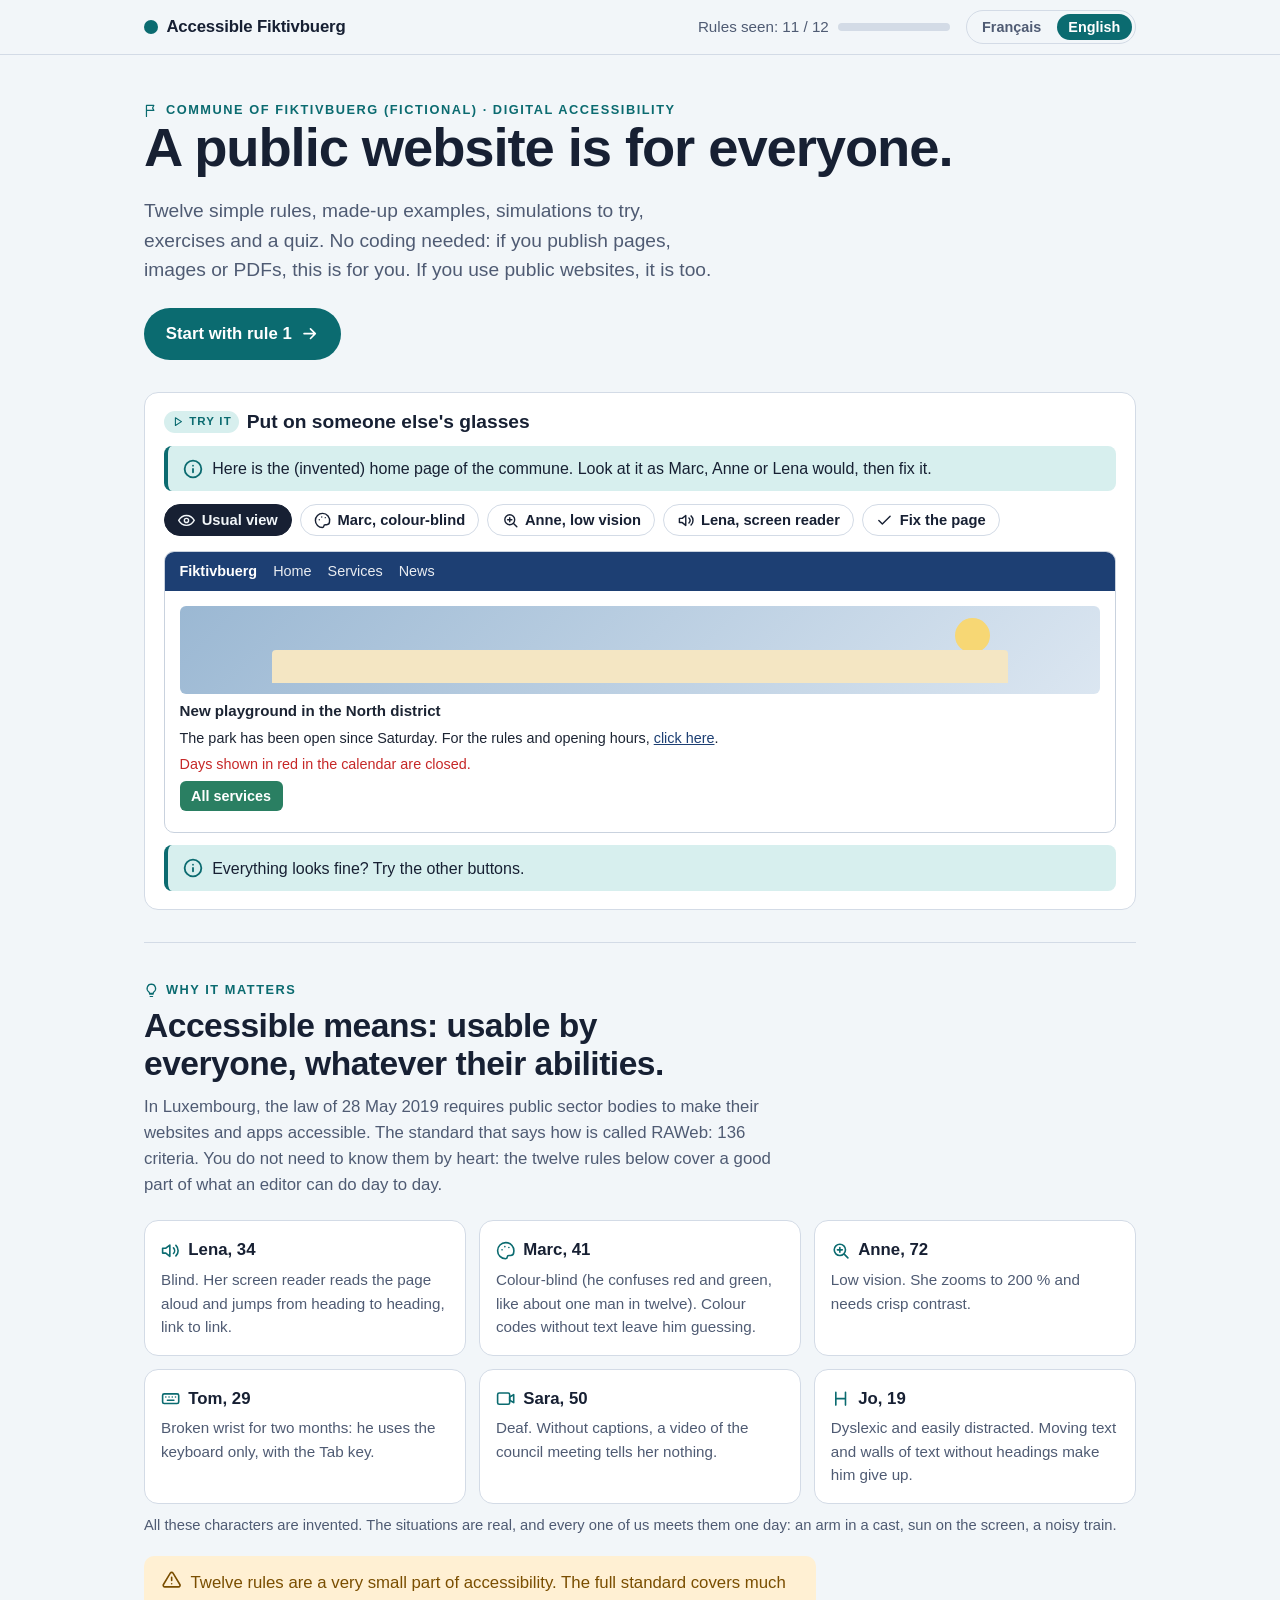
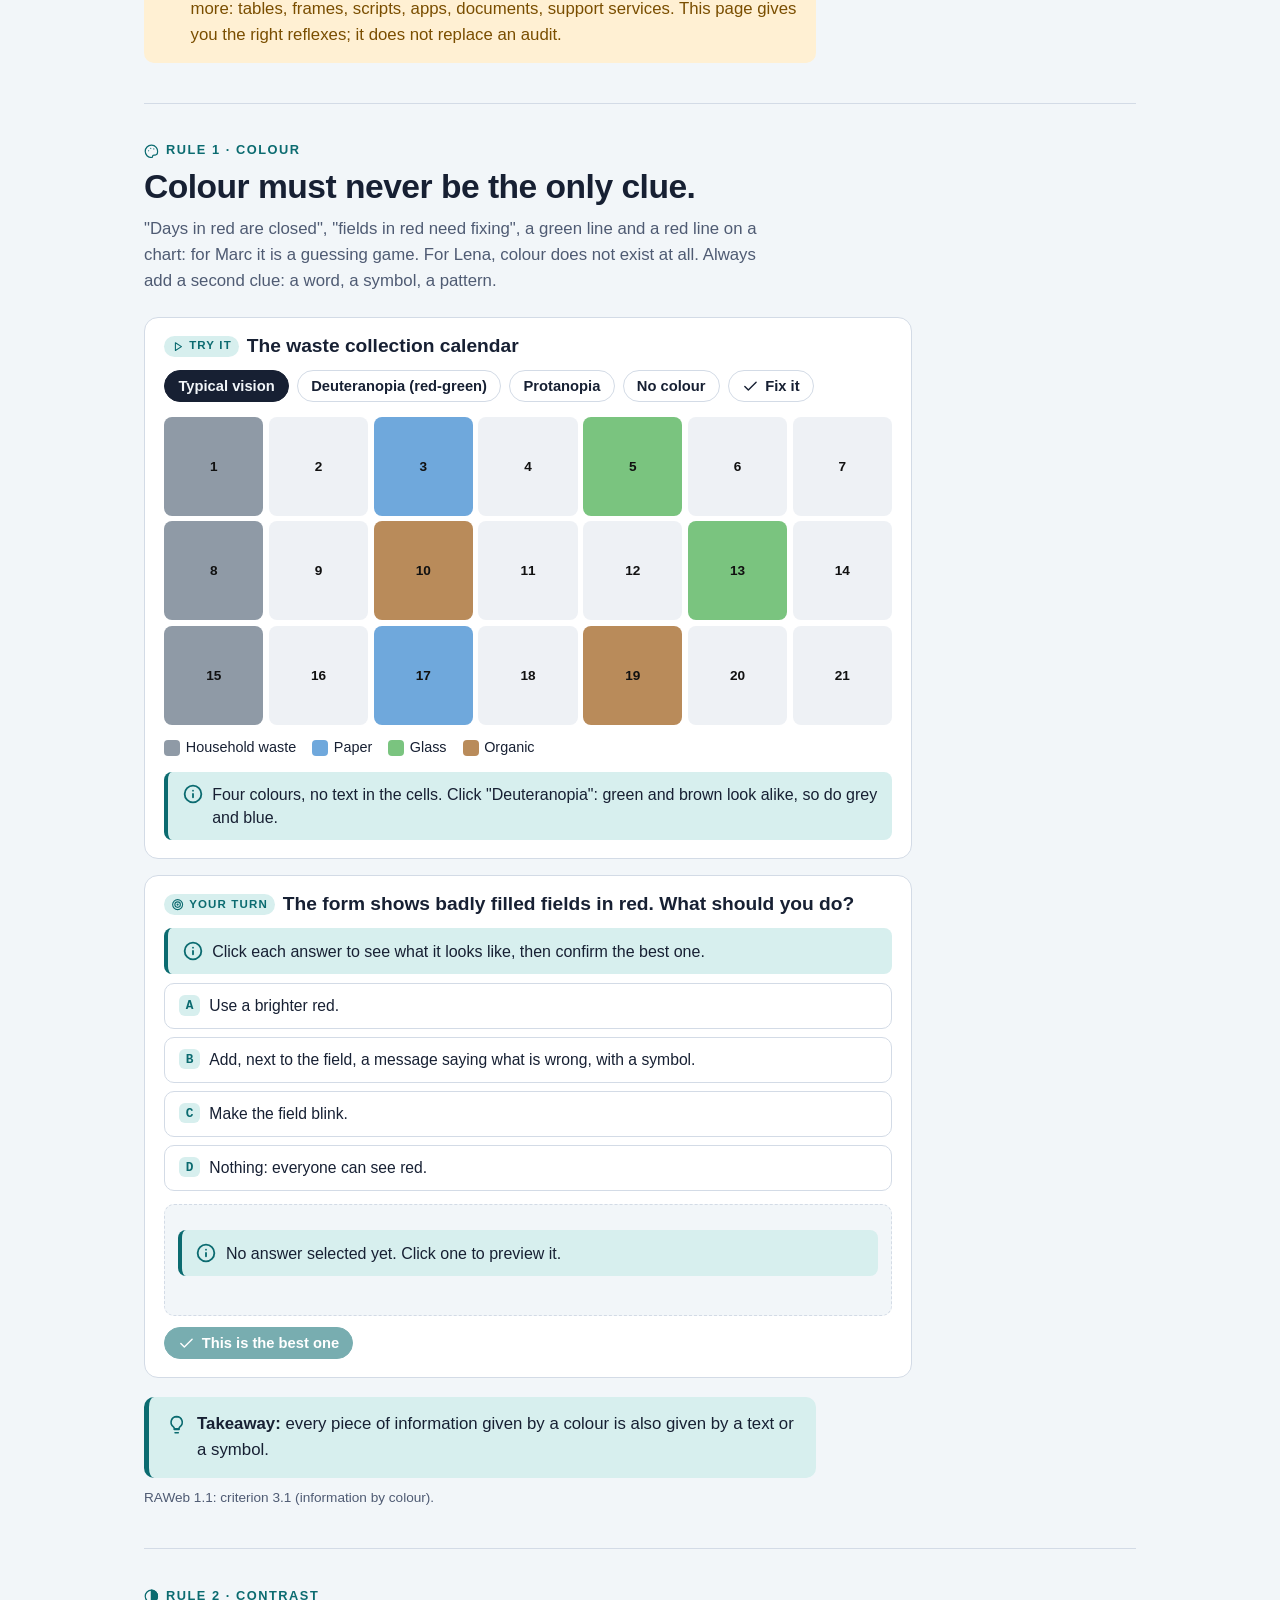
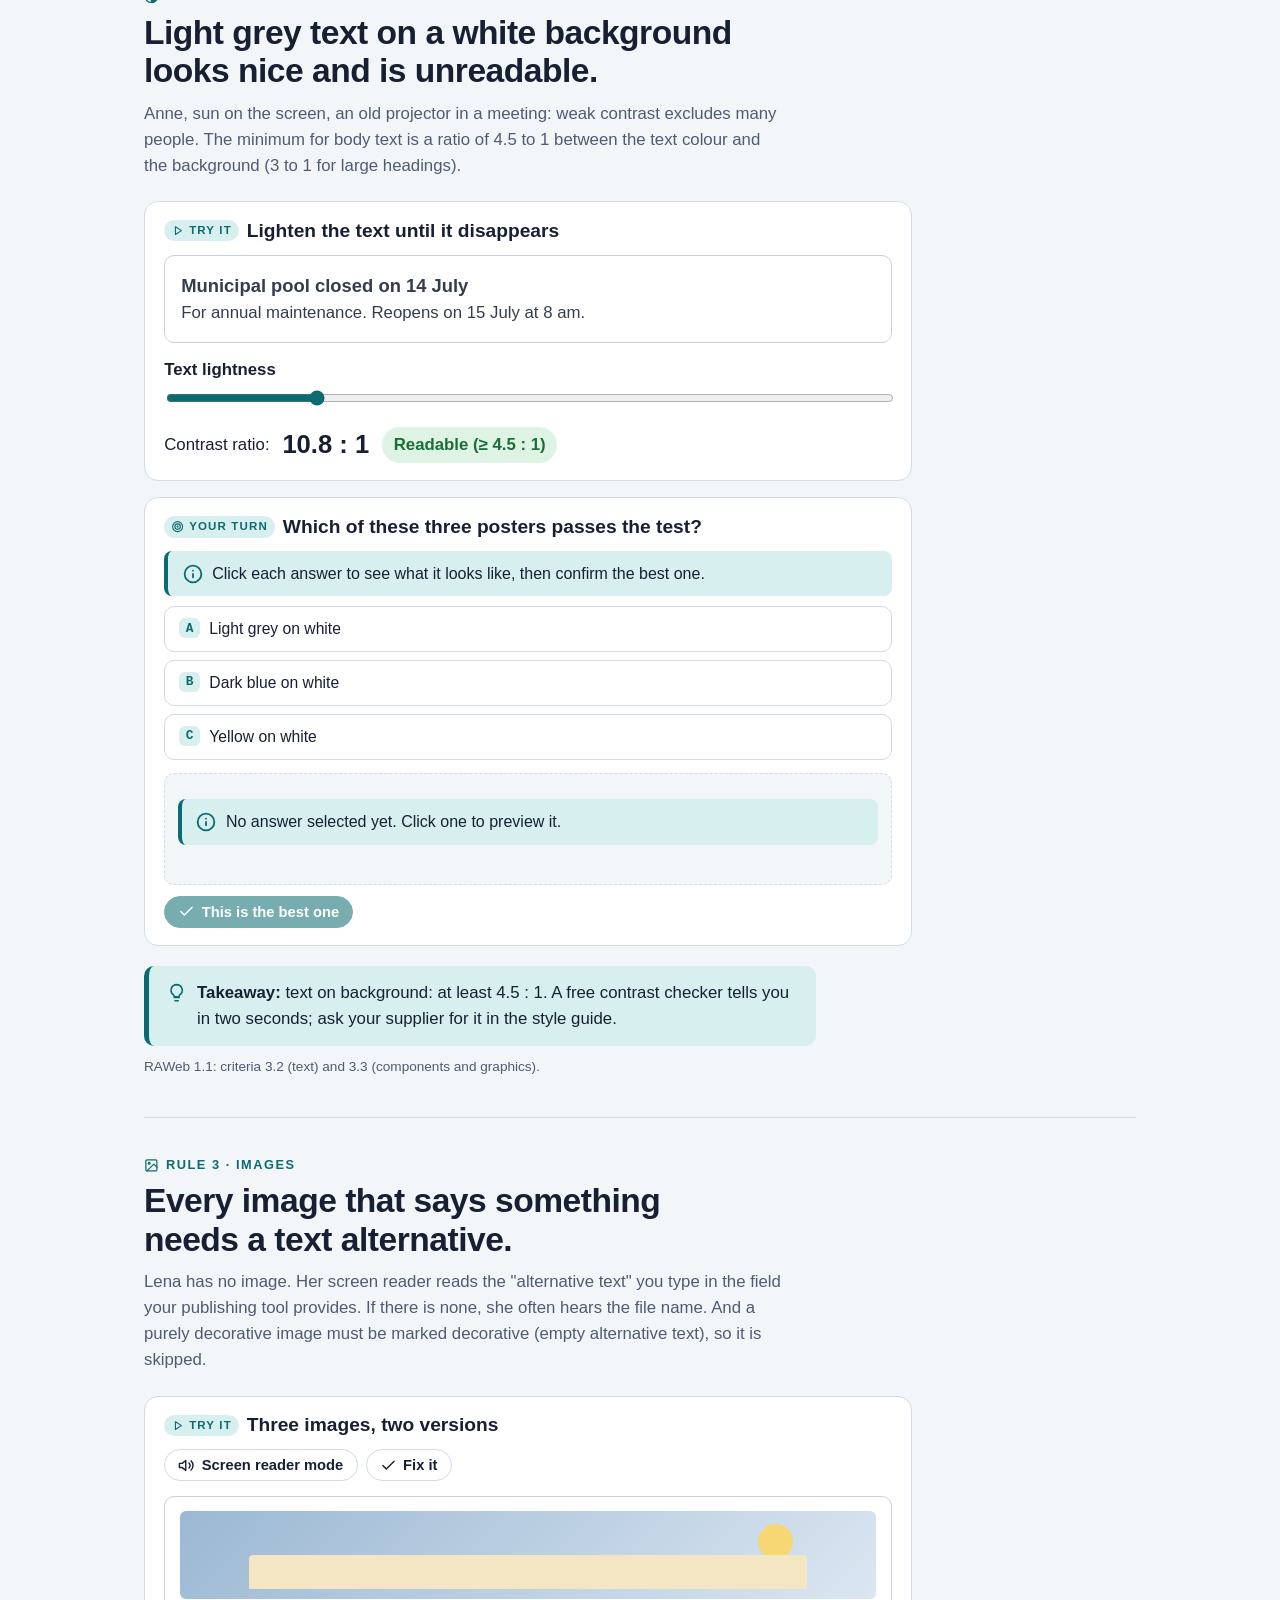
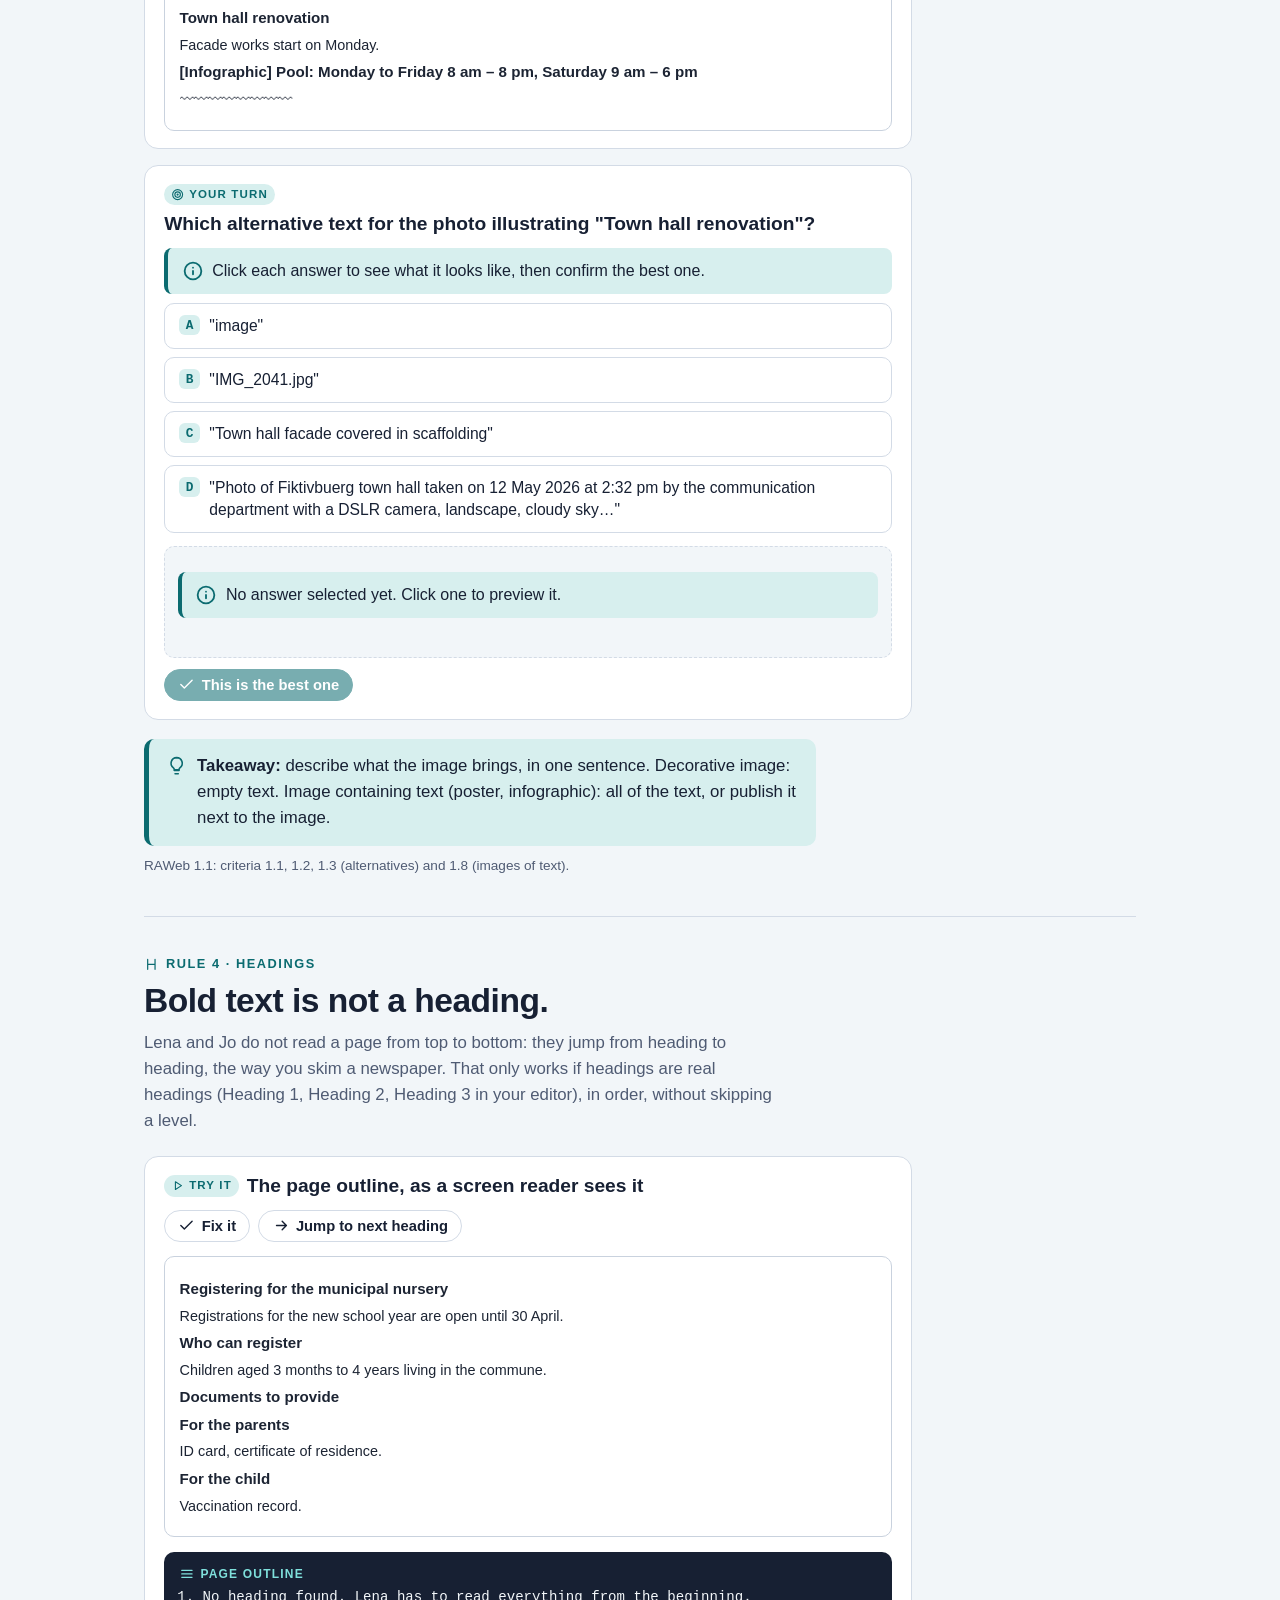
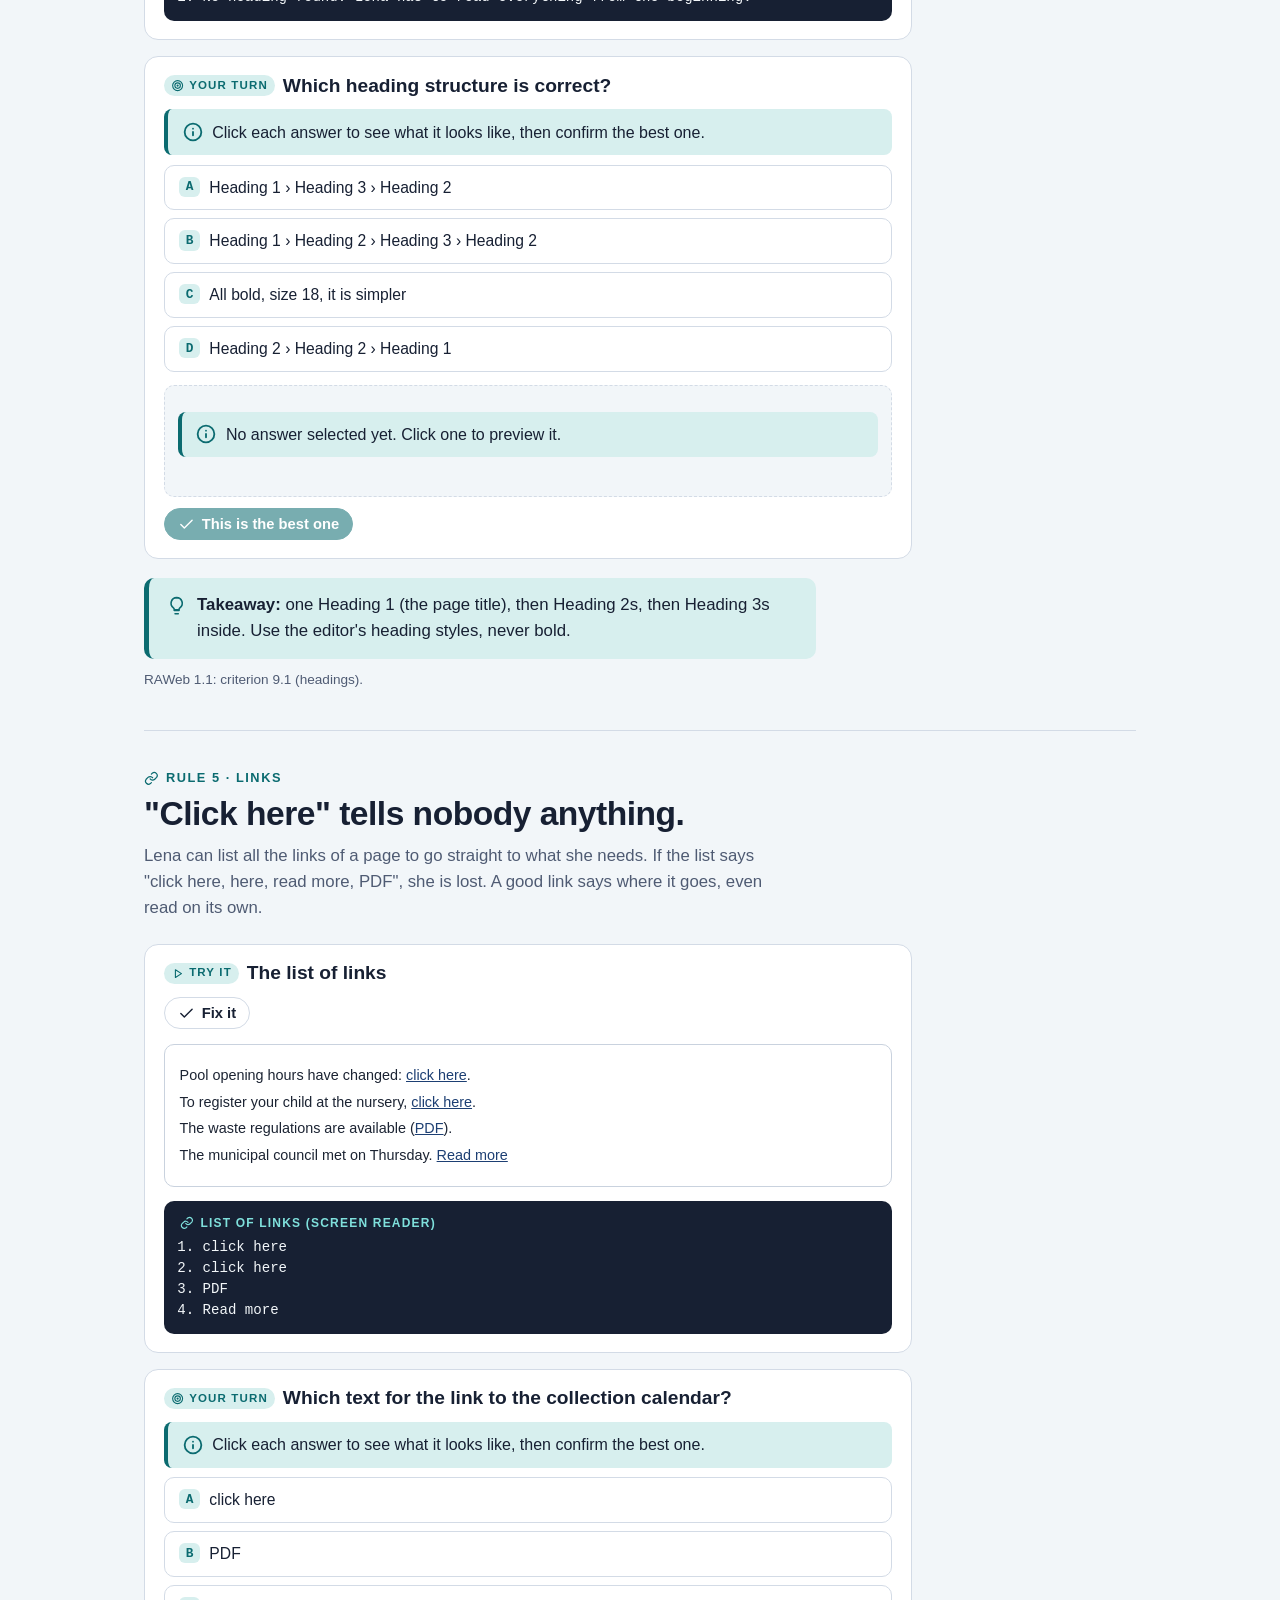
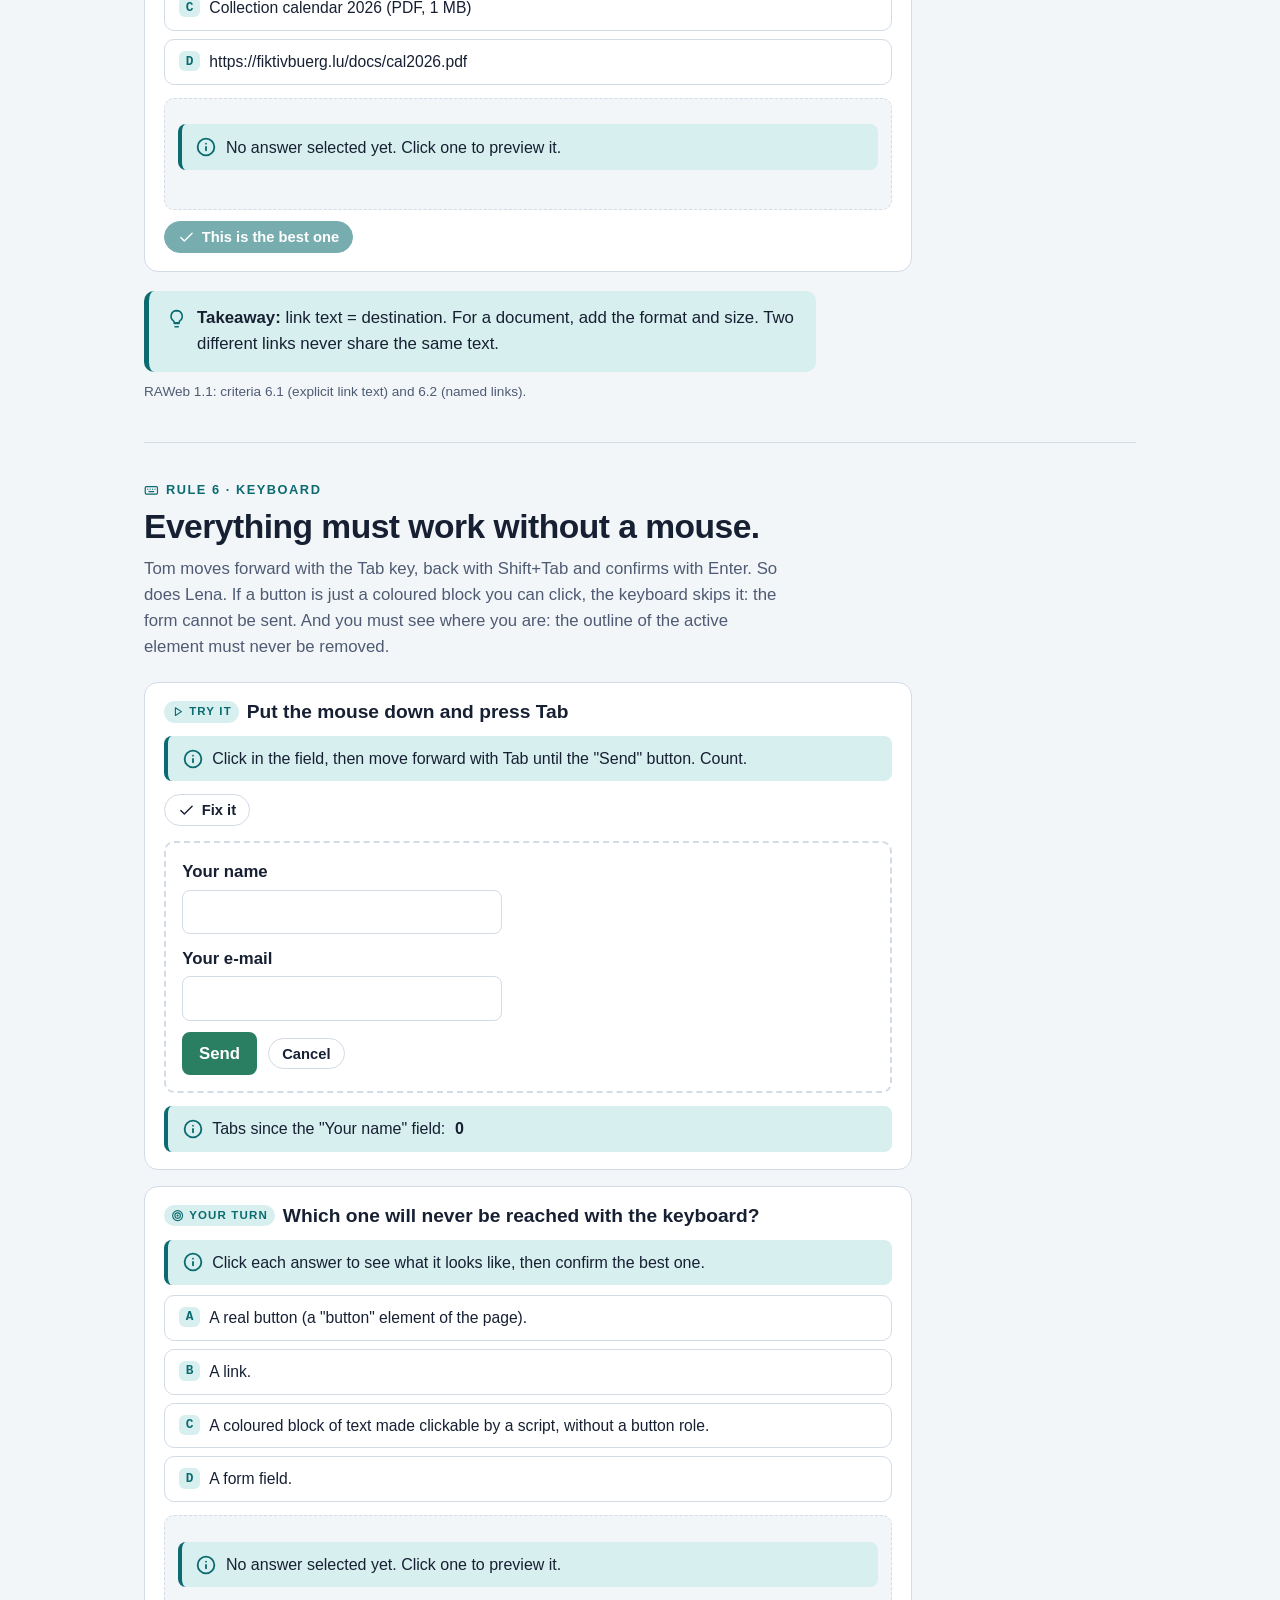
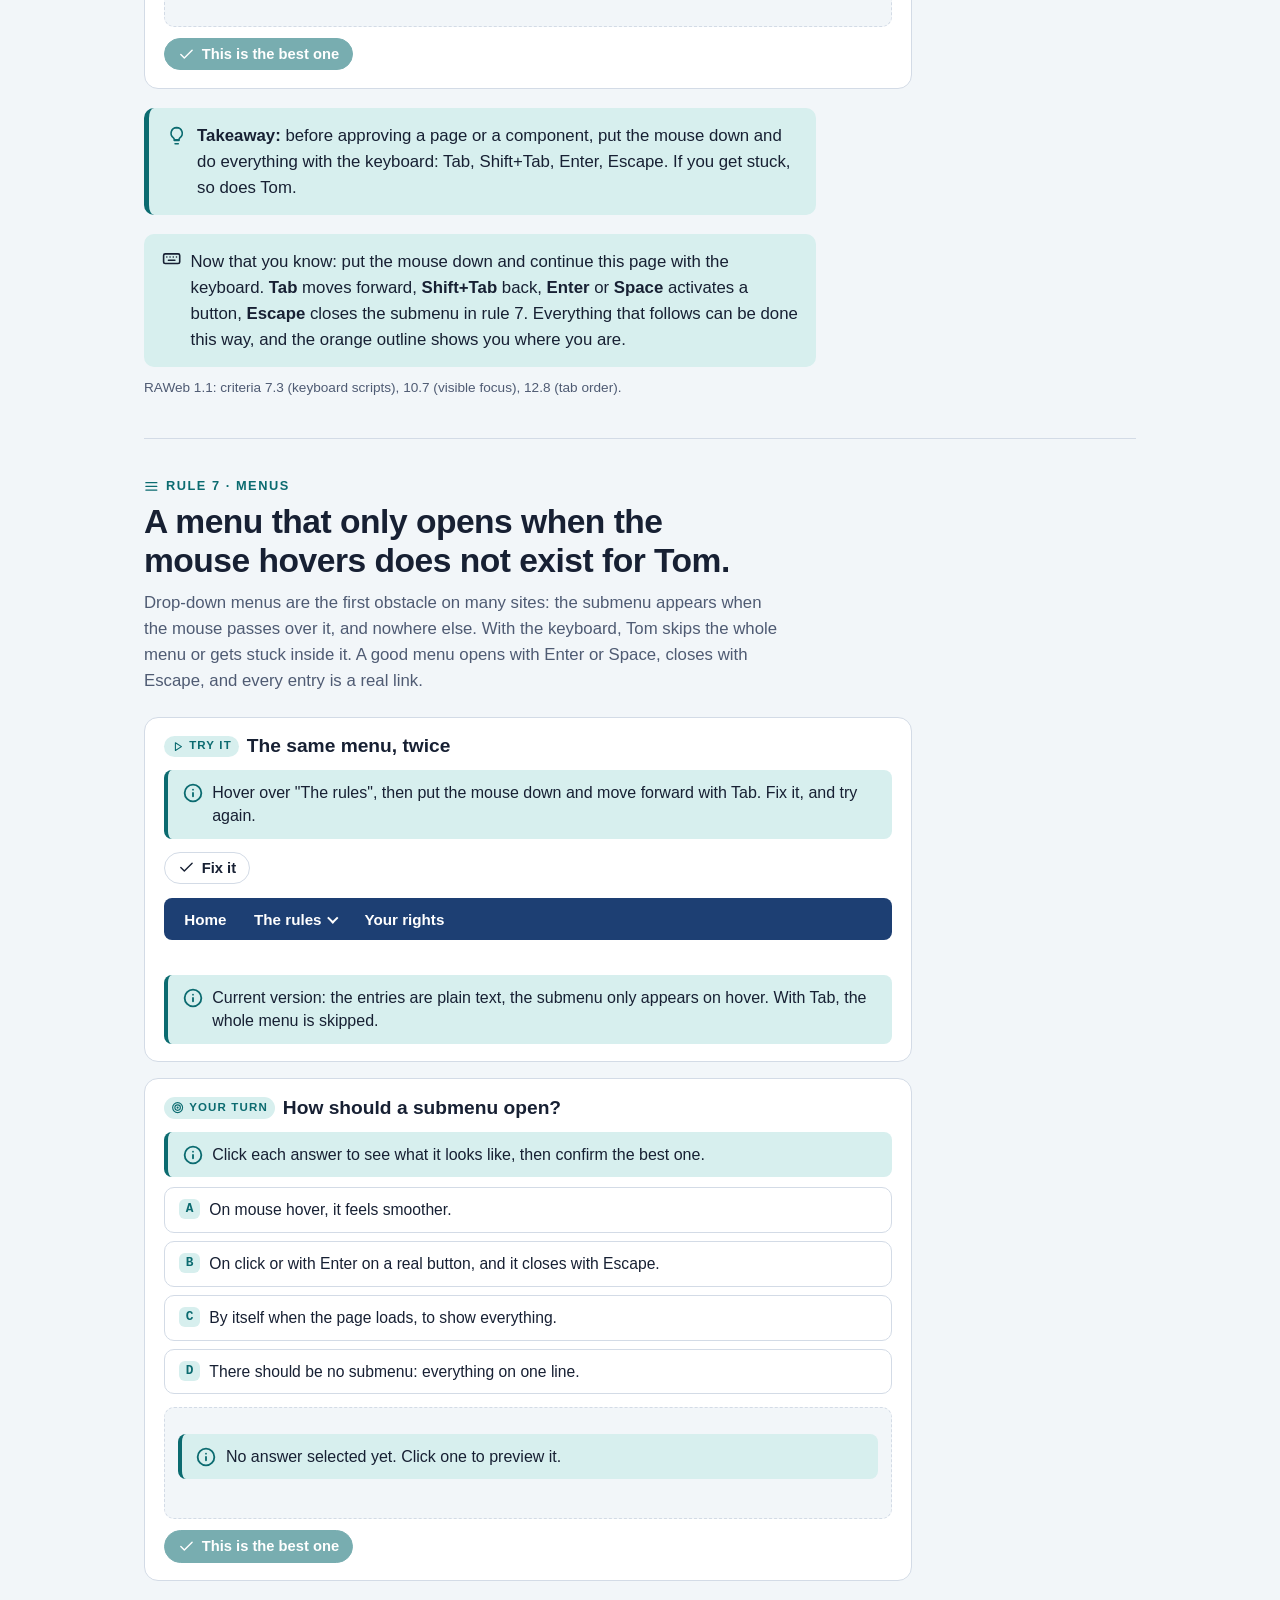
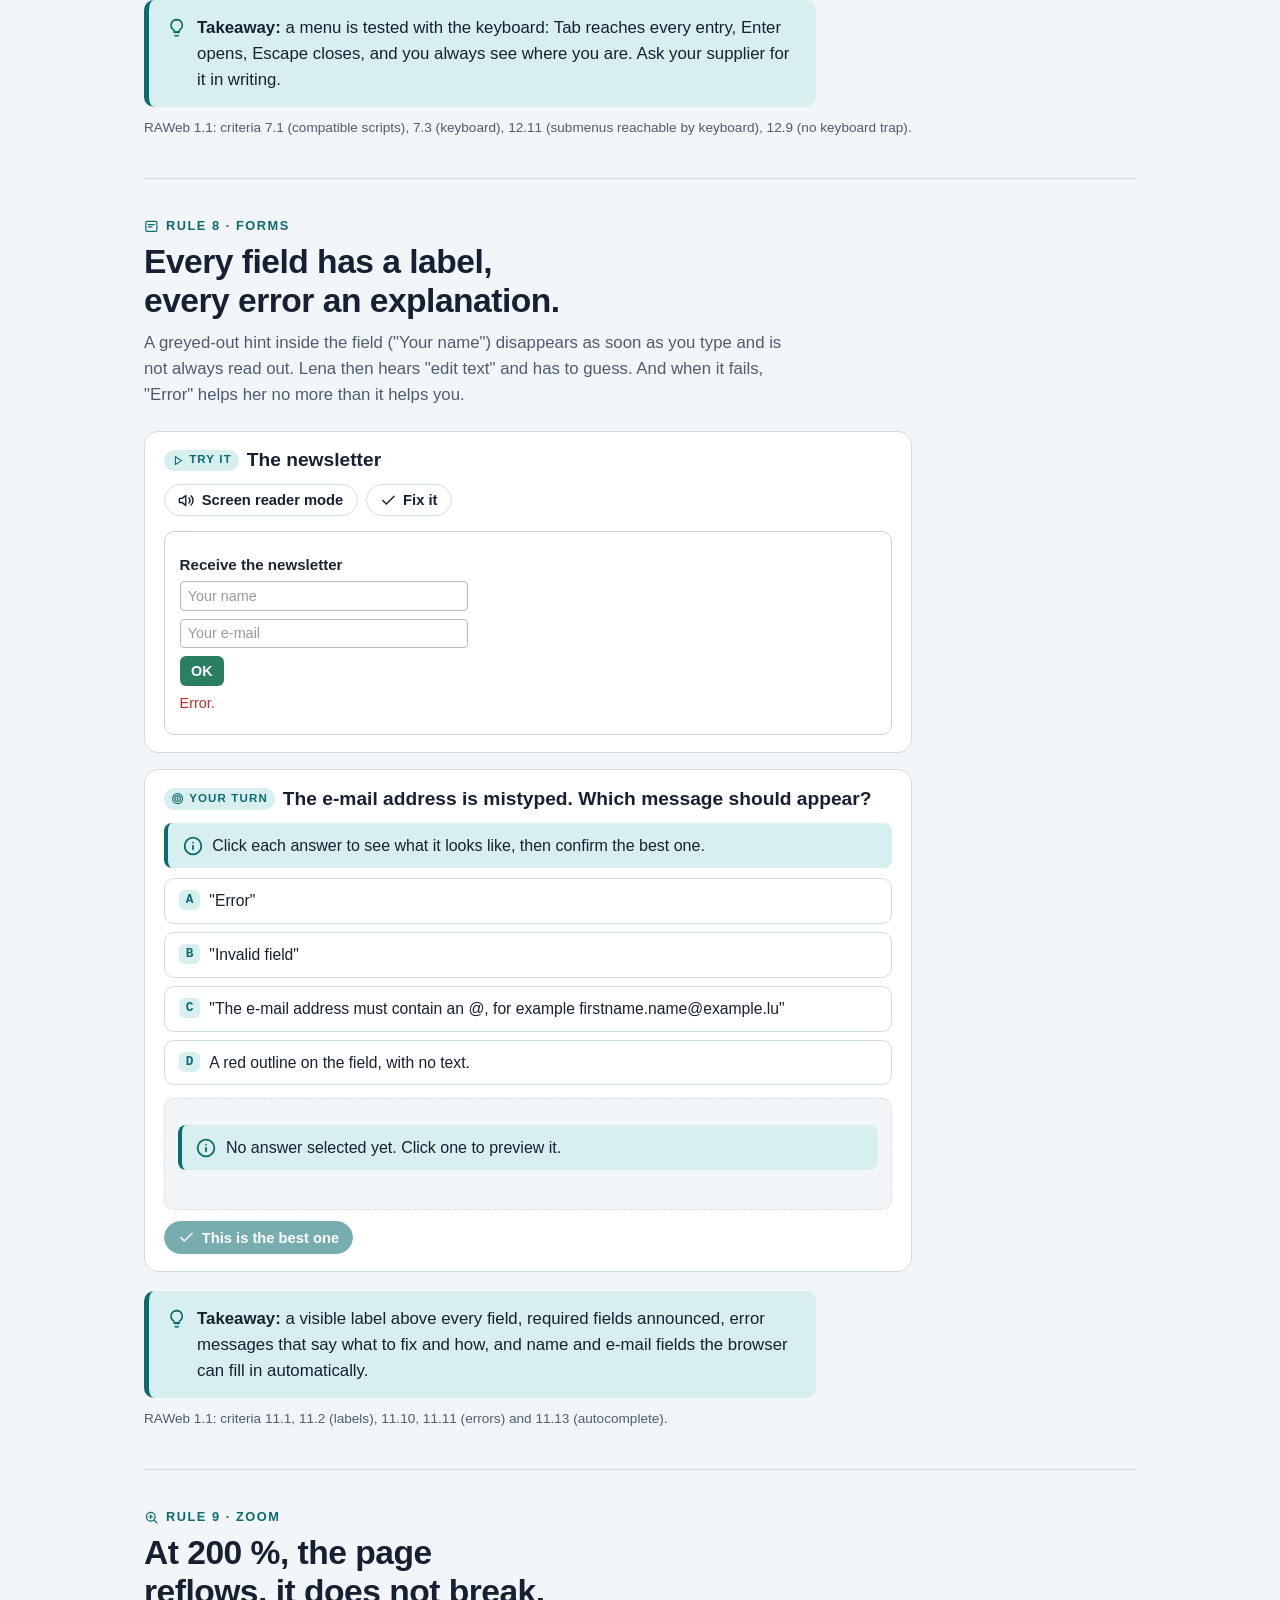
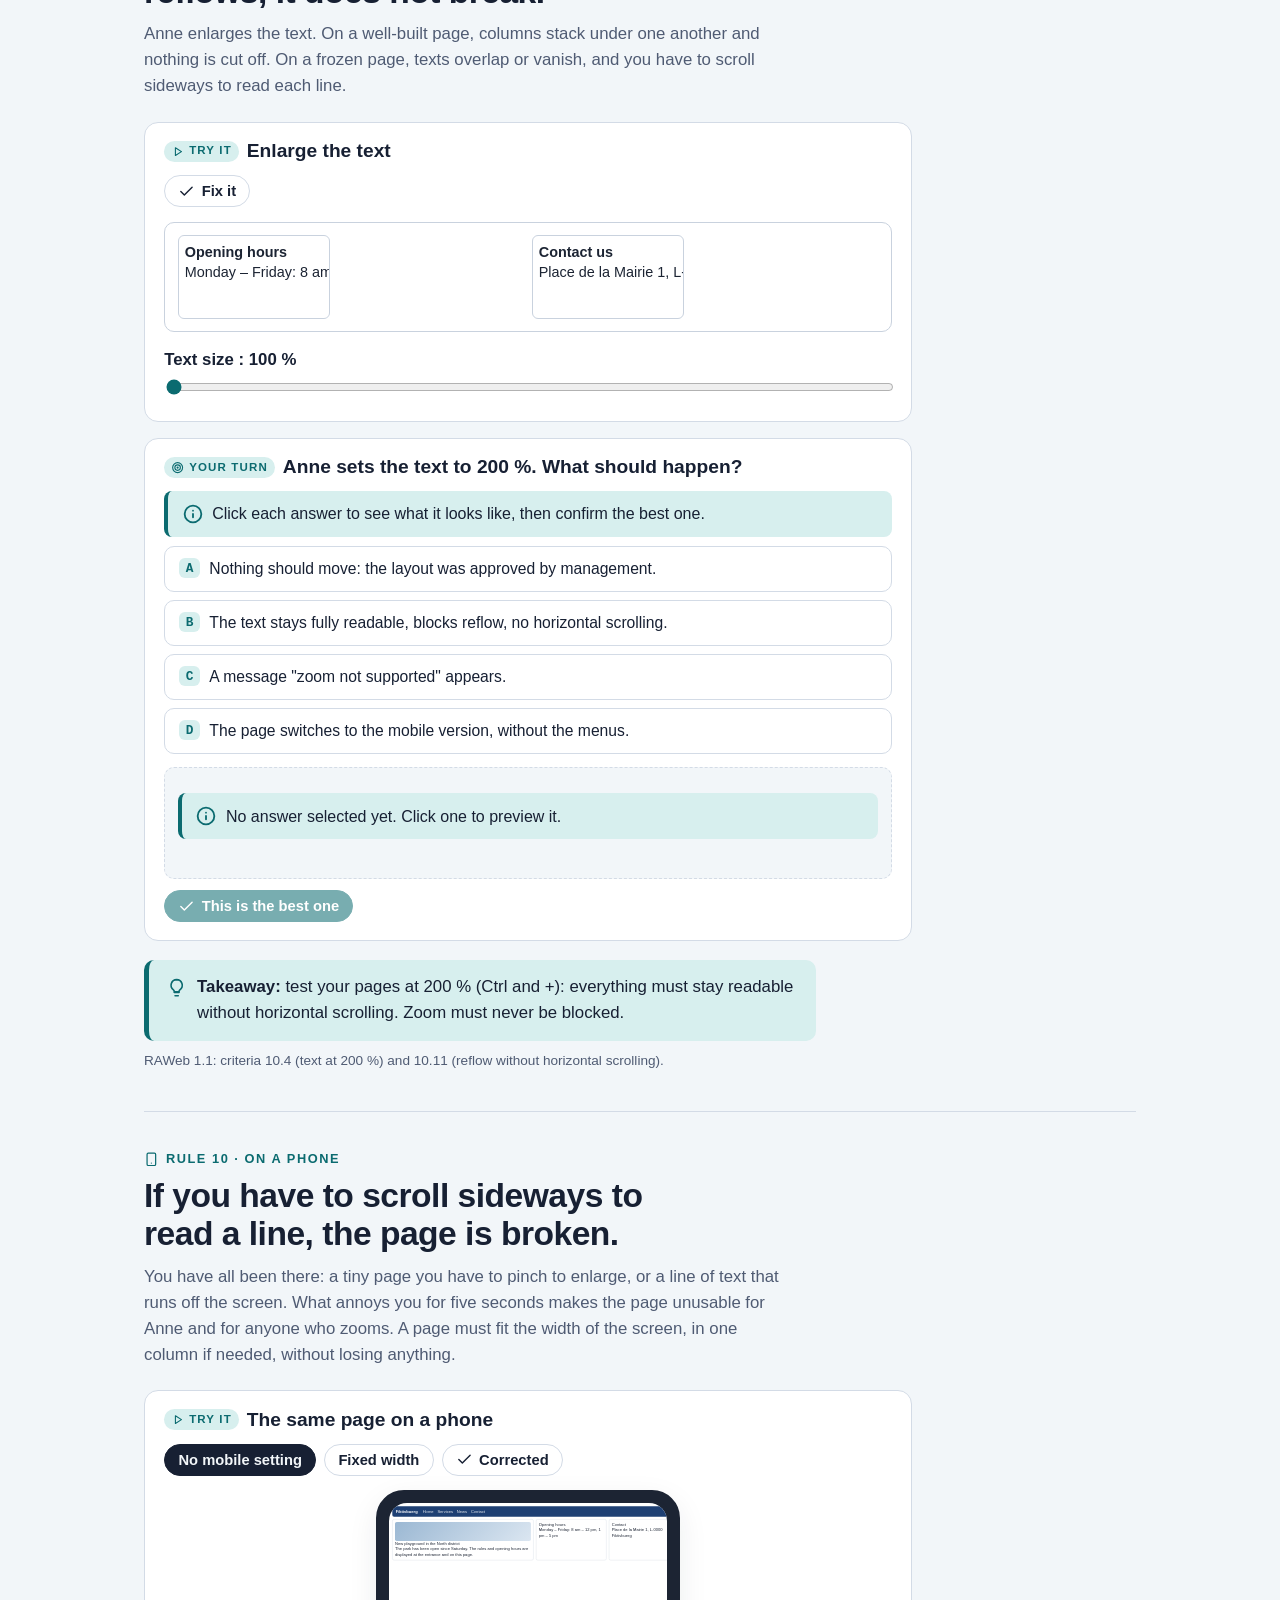
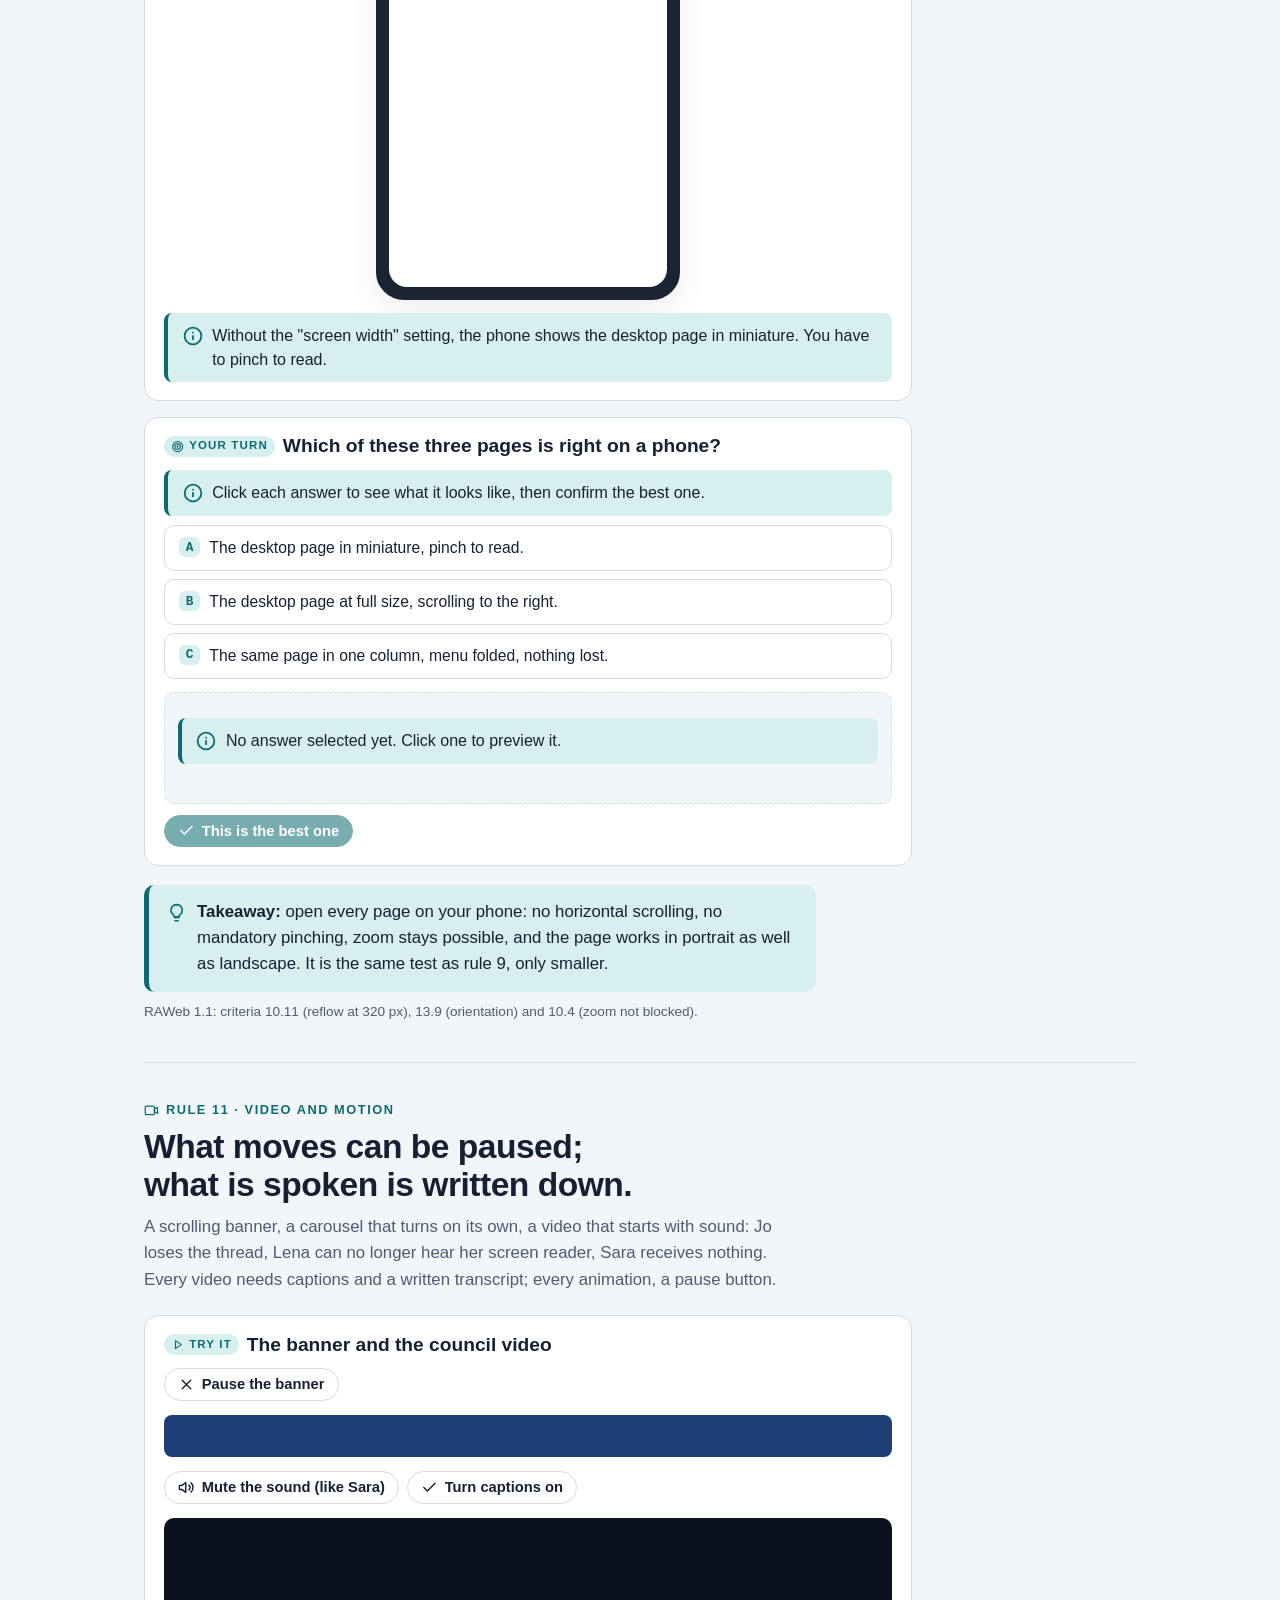
<file: explainer/index.html>
<!DOCTYPE html>
<html lang="fr">
<head>
<meta charset="utf-8">
<meta name="viewport" content="width=device-width, initial-scale=1, viewport-fit=cover">
<meta name="description" content="Douze règles d'accessibilité web expliquées avec des exemples fictifs, des simulations, des exercices et un quiz. Pour les rédacteurs de sites publics et pour tout le monde.">
<title>Douze règles d'accessibilité</title>
<style>
/* Layout: one guided tour. Sticky bar (language + progress), a hero with the "glasses" simulator, twelve rule
   chapters sharing one card pattern (why / try it / your turn with a preview stage / takeaway), rights, quiz,
   further reading. System fonts on purpose: a public-sector page should not call Google Fonts (GDPR). */
:root{
  --bg:#f2f6f9; --surface:#ffffff; --ink:#172033; --muted:#4f5b73; --line:#d3dbe6;
  --accent:#0b6b70; --accent-ink:#ffffff; --accent-soft:#d7efee;
  --good:#1a6f36; --good-soft:#def3e4; --good-ink:#ffffff; --bad:#b3261e; --bad-soft:#fbe4e2; --warn:#7a4e00; --warn-soft:#fff0d3;
  --term-bg:#172033; --term-fg:#f2f6f9; --term-accent:#7fe0dc;
  --focus:#b45309; --shadow:0 10px 30px rgba(23,32,51,.08);
  --font-display:"Avenir Next","Segoe UI Variable Display","Segoe UI",Roboto,"Helvetica Neue",Arial,sans-serif;
  --font-body:"Segoe UI Variable Text","Segoe UI",Roboto,"Helvetica Neue",Arial,sans-serif;
  --font-mono:ui-monospace,"Cascadia Code",Menlo,Consolas,monospace;
  --radius:14px;
}
@media (prefers-color-scheme: dark){
  :root:not([data-theme="light"]){
    --bg:#0f1521; --surface:#171f30; --ink:#e9eef6; --muted:#aab5c8; --line:#2c3749;
    --accent:#62d2cf; --accent-ink:#06282a; --accent-soft:#17393b;
    --good:#7bd38f; --good-soft:#173321; --good-ink:#06240f; --bad:#ff948b; --bad-soft:#3b1f1d; --warn:#ffcc66; --warn-soft:#3a2d12;
    --term-bg:#0b111c; --term-fg:#e9eef6; --term-accent:#62d2cf;
    --focus:#ffb454; --shadow:0 10px 30px rgba(0,0,0,.35); color-scheme:dark;
  }
}
:root[data-theme="dark"]{
  --bg:#0f1521; --surface:#171f30; --ink:#e9eef6; --muted:#aab5c8; --line:#2c3749;
  --accent:#62d2cf; --accent-ink:#06282a; --accent-soft:#17393b;
  --good:#7bd38f; --good-soft:#173321; --good-ink:#06240f; --bad:#ff948b; --bad-soft:#3b1f1d; --warn:#ffcc66; --warn-soft:#3a2d12;
  --term-bg:#0b111c; --term-fg:#e9eef6; --term-accent:#62d2cf;
  --focus:#ffb454; --shadow:0 10px 30px rgba(0,0,0,.35); color-scheme:dark;
}
*{box-sizing:border-box}
html{scroll-behavior:smooth}
@media (prefers-reduced-motion: reduce){html{scroll-behavior:auto}}
body{margin:0;background:var(--bg);color:var(--ink);font:400 1.05rem/1.55 var(--font-body);
  padding-left:max(16px,env(safe-area-inset-left,0px));padding-right:max(16px,env(safe-area-inset-right,0px));padding-block:0}
body::before{content:"";position:fixed;inset:0 0 auto;height:env(safe-area-inset-top,0px);z-index:10;background:var(--bg)}
h1,h2,h3,h4{font-family:var(--font-display);line-height:1.15;text-wrap:balance;margin:0}
h1{font-size:clamp(2rem,5.5vw,3.4rem);font-weight:800;letter-spacing:-.02em}
h2{font-size:clamp(1.5rem,3.4vw,2.1rem);font-weight:800;letter-spacing:-.015em}
h3{font-size:1.2rem;font-weight:700}
p{margin:0}
a{color:var(--accent);text-decoration:underline;text-underline-offset:.15em}
a:hover{text-decoration-thickness:2px}
:focus-visible{outline:3px solid var(--focus);outline-offset:3px;border-radius:4px}
code{font-family:var(--font-mono);font-size:.9em;background:var(--accent-soft);padding:.05em .35em;border-radius:4px}
.ic{width:1.15em;height:1.15em;vertical-align:-.2em;fill:none;stroke:currentColor;stroke-width:2;stroke-linecap:round;stroke-linejoin:round;flex:none}
.ic.big{width:1.6em;height:1.6em}
.skip{position:absolute;left:-9999px;top:8px;background:var(--accent);color:var(--accent-ink);padding:.6em 1em;border-radius:8px;z-index:30;font-weight:700}
.skip:focus{left:16px}
.wrap{max-width:62rem;margin:0 auto}
.prose{max-width:38rem}
/* top bar */
.bar{position:sticky;top:env(safe-area-inset-top,0px);z-index:20;background:var(--bg);border-bottom:1px solid var(--line);padding-block:.6rem;margin-inline:calc(-1 * max(16px,env(safe-area-inset-left,0px))) calc(-1 * max(16px,env(safe-area-inset-right,0px)));padding-left:max(16px,env(safe-area-inset-left,0px));padding-right:max(16px,env(safe-area-inset-right,0px))}
.bar .wrap{display:flex;align-items:center;gap:1rem;flex-wrap:wrap}
.brand{font-family:var(--font-display);font-weight:800;letter-spacing:-.01em;text-decoration:none;color:var(--ink);display:flex;align-items:center;gap:.5rem}
.brand .dot{width:.9rem;height:.9rem;border-radius:50%;background:var(--accent);display:inline-block}
.progress{margin-left:auto;display:flex;align-items:center;gap:.6rem;color:var(--muted);font-size:.95rem;font-variant-numeric:tabular-nums}
.progress .track{width:7rem;height:.5rem;background:var(--line);border-radius:999px;overflow:hidden}
.progress .fill{height:100%;width:0;background:var(--accent);transition:width .4s}
.lang{display:flex;gap:.25rem;border:1px solid var(--line);border-radius:999px;padding:.2rem}
.lang button{border:0;background:transparent;color:var(--muted);font:700 .9rem var(--font-body);padding:.35em .8em;border-radius:999px;cursor:pointer}
.lang button[aria-pressed="true"]{background:var(--accent);color:var(--accent-ink)}
/* hero */
.hero{padding-block:3rem 2rem;display:grid;gap:2rem}
.hero .lead{font-size:1.2rem;color:var(--muted);max-width:36rem;margin-top:1rem}
.eyebrow{font:700 .8rem/1 var(--font-body);letter-spacing:.12em;text-transform:uppercase;color:var(--accent);display:flex;align-items:center;gap:.45rem}
.cta{display:inline-flex;align-items:center;gap:.5rem;margin-top:1.4rem;background:var(--accent);color:var(--accent-ink);text-decoration:none;font-weight:700;padding:.8em 1.3em;border-radius:999px}
/* sections */
section.rule{padding-block:2.5rem;border-top:1px solid var(--line);scroll-margin-top:4.5rem}
#main{scroll-margin-top:4.5rem}
.rule-head{display:grid;gap:.6rem;max-width:40rem;margin-bottom:1.4rem}
.rule-head .why{color:var(--muted)}
.grid2{display:grid;gap:1rem;grid-template-columns:1fr;max-width:48rem}
.grid2 .card+.card{border-top-left-radius:var(--radius)}
.card{background:var(--surface);border:1px solid var(--line);border-radius:var(--radius);padding:1.1rem 1.2rem;min-width:0}
.card h3,.card .card-h{display:flex;align-items:center;gap:.5rem;margin-bottom:.8rem;font-size:1.2rem;font-weight:700;letter-spacing:0;flex-wrap:wrap}
.tag{font:700 .72rem/1 var(--font-body);letter-spacing:.1em;text-transform:uppercase;background:var(--accent-soft);color:var(--accent);padding:.35em .6em;border-radius:999px;display:inline-flex;align-items:center;gap:.3rem}
.takeaway{margin-top:1.2rem;background:var(--accent-soft);border-left:5px solid var(--accent);border-radius:10px;padding:.9rem 1.1rem;max-width:42rem;display:flex;gap:.7rem;align-items:flex-start}
.takeaway .ic{margin-top:.2em;color:var(--accent)}
.takeaway strong{font-family:var(--font-display)}
.ref{margin-top:.6rem;color:var(--muted);font-size:.85rem}
/* controls */
.toolbar{display:flex;flex-wrap:wrap;gap:.5rem;margin-bottom:.9rem}
.btn{border:1.5px solid var(--line);background:var(--surface);color:var(--ink);font:600 .92rem var(--font-body);padding:.45em .9em;border-radius:999px;cursor:pointer;display:inline-flex;align-items:center;gap:.4rem}
.btn:hover{border-color:var(--accent)}
.btn[aria-pressed="true"]{background:var(--ink);color:var(--bg);border-color:var(--ink)}
.btn.fix[aria-pressed="true"]{background:var(--good);color:var(--good-ink);border-color:var(--good)}
.btn.primary{background:var(--accent);color:var(--accent-ink);border-color:var(--accent)}
.btn:disabled{opacity:.55;cursor:not-allowed}
.note{color:var(--muted);font-size:.92rem;margin-top:.6rem}
.hint{display:flex;gap:.6rem;align-items:flex-start;background:var(--accent-soft);color:var(--ink);border-left:4px solid var(--accent);border-radius:8px;padding:.7rem .9rem;margin-top:.8rem;font-size:1rem;line-height:1.45;font-weight:500}
.hint::before{content:"";flex:none;width:1.25em;height:1.25em;margin-top:.1em;background:var(--accent);-webkit-mask:url("data:image/svg+xml;utf8,%3Csvg xmlns='http://www.w3.org/2000/svg' viewBox='0 0 24 24' fill='none' stroke='black' stroke-width='2.2' stroke-linecap='round' stroke-linejoin='round'%3E%3Ccircle cx='12' cy='12' r='10'/%3E%3Cpath d='M12 16v-4M12 8h.01'/%3E%3C/svg%3E") center/contain no-repeat;mask:url("data:image/svg+xml;utf8,%3Csvg xmlns='http://www.w3.org/2000/svg' viewBox='0 0 24 24' fill='none' stroke='black' stroke-width='2.2' stroke-linecap='round' stroke-linejoin='round'%3E%3Ccircle cx='12' cy='12' r='10'/%3E%3Cpath d='M12 16v-4M12 8h.01'/%3E%3C/svg%3E") center/contain no-repeat}
.hint.good{background:var(--good-soft);border-color:var(--good)}.hint.good::before{background:var(--good);-webkit-mask-image:url("data:image/svg+xml;utf8,%3Csvg xmlns='http://www.w3.org/2000/svg' viewBox='0 0 24 24' fill='none' stroke='black' stroke-width='2.2' stroke-linecap='round' stroke-linejoin='round'%3E%3Cpath d='M20 6L9 17l-5-5'/%3E%3C/svg%3E");mask-image:url("data:image/svg+xml;utf8,%3Csvg xmlns='http://www.w3.org/2000/svg' viewBox='0 0 24 24' fill='none' stroke='black' stroke-width='2.2' stroke-linecap='round' stroke-linejoin='round'%3E%3Cpath d='M20 6L9 17l-5-5'/%3E%3C/svg%3E")}
.hint.bad{background:var(--bad-soft);border-color:var(--bad)}.hint.bad::before{background:var(--bad);-webkit-mask-image:url("data:image/svg+xml;utf8,%3Csvg xmlns='http://www.w3.org/2000/svg' viewBox='0 0 24 24' fill='none' stroke='black' stroke-width='2.2' stroke-linecap='round' stroke-linejoin='round'%3E%3Cpath d='M18 6L6 18M6 6l12 12'/%3E%3C/svg%3E");mask-image:url("data:image/svg+xml;utf8,%3Csvg xmlns='http://www.w3.org/2000/svg' viewBox='0 0 24 24' fill='none' stroke='black' stroke-width='2.2' stroke-linecap='round' stroke-linejoin='round'%3E%3Cpath d='M18 6L6 18M6 6l12 12'/%3E%3C/svg%3E")}
.hint:empty{padding:0;border:0;background:none;margin:0}.hint:empty::before{display:none}
.toolbar+.hint,.hint+.toolbar{margin-top:.8rem}
.sr-out{margin-top:.9rem;background:var(--term-bg);color:var(--term-fg);border-radius:10px;padding:.8rem 1rem;font-family:var(--font-mono);font-size:.88rem;line-height:1.5}
.sr-out .srl{color:var(--term-accent);font-weight:700;font-family:var(--font-body);font-size:.75rem;letter-spacing:.1em;text-transform:uppercase;margin-bottom:.3rem;display:flex;align-items:center;gap:.4rem}
.sr-out ol{margin:0;padding-left:1.4rem}
/* mini pages used inside demos (inert: nothing inside is a real control unless stated) */
.mini{background:#fff;color:#1c2433;border:1px solid #c9d2de;border-radius:10px;overflow:hidden;font-size:.9rem;line-height:1.4}
.mini .mh{background:#1d3f73;color:#fff;padding:.6rem .9rem;display:flex;gap:1rem;align-items:center;flex-wrap:wrap}
.mini .mh b{font-family:var(--font-display)}
.mini .mh span{opacity:.9}
.mini .mb{padding:.9rem}
.mini .ph{display:block;height:5.5rem;border-radius:6px;background:linear-gradient(135deg,#9bb8d3,#dbe6f1);position:relative;overflow:hidden}
.mini .ph::before{content:"";position:absolute;right:12%;top:14%;width:2.2rem;height:2.2rem;border-radius:50%;background:#f7d774}
.mini .ph::after{content:"";position:absolute;inset:auto 10% 12%;height:38%;border-radius:4px 4px 0 0;background:#f4e6c3}
.mini .ph.sm{height:3.4rem}
.mini .lnk{color:#1d3f73;text-decoration:underline}
.mini .fb{display:inline-block;background:#2a7f62;color:#fff;padding:.35em .8em;border-radius:6px;font-weight:600}
.mini .err{color:#c62828}
.mini p{margin:.4rem 0}
.mini .bold{font-weight:700;font-size:1.05em}
.mini .hx{font-family:var(--font-display);margin:.5rem 0 .2rem;font-size:1.05em;font-weight:800;display:block}
.mini .h1{font-size:1.4em}.mini .h2{font-size:1.12em}.mini .h3{font-size:.95em;font-weight:700;color:#3c475c}
.mini .fld{display:block;border:1px solid #777;border-radius:4px;padding:.25em .5em;color:#333;background:#fff;margin:.2rem 0 .5rem;max-width:18rem}
.mini .fld.ph-only{color:#9a9a9a;border-color:#bbb}
.mini .fld.red{border:2px solid #c62828}
.mini .fld.red-light{border:2px solid #e57373}
.mini .fld.blink{animation:blink 1s steps(2,start) infinite}
@keyframes blink{to{border-color:transparent}}
@media (prefers-reduced-motion: reduce){.mini .fld.blink{animation:none;border-style:dashed}}
.mini .lbl{display:block;font-weight:600;font-size:.9em}
.mini .msg{color:#b3261e;font-weight:600;display:flex;gap:.3rem;align-items:center;font-size:.9em}
.mini .focus{outline:3px solid #b45309;outline-offset:2px}
.mini .cursor{font-size:.8em;color:#4f5b73}
.mini .cap{display:inline-block;background:#111;color:#fff;padding:.1em .5em;border-radius:3px;font-size:.9em}
.mini .vid{background:#0b111c;color:#fff;border-radius:6px;padding:.6rem;min-height:4.2rem;position:relative;display:grid;place-items:center;text-align:center;font-size:.9em}
.mini .vid .cc{position:absolute;bottom:.3rem;left:0;right:0;text-align:center}
.mini ul{margin:.3rem 0;padding-left:1.2rem}
.mini .outline{font-family:var(--font-mono);font-size:.85em;background:#f3f6f9;border-radius:6px;padding:.5rem .7rem;margin-top:.5rem}
.mini .chart{display:flex;gap:.4rem;align-items:flex-end;height:4rem;margin:.4rem 0}
.mini .chart i{display:block;flex:1;border-radius:3px 3px 0 0;position:relative;font-style:normal;font-size:.7em;text-align:center;color:#111}
.mini .chart i.p1{background:repeating-linear-gradient(45deg,#6fa8dc 0 4px,#b7d3ee 4px 8px)}
.mini .chart i.p2{background:repeating-linear-gradient(-45deg,#7ac47f 0 4px,#c4e8c6 4px 8px)}
.mini .chart i.p3{background:radial-gradient(circle,#333 1px,#f0b36b 1.5px)}
.mini .chart i span{position:absolute;top:-1.3em;left:0;right:0}
.mini .swatchbox{padding:1rem;border-radius:8px;font-weight:800;font-family:var(--font-display);font-size:1.3em;text-align:center;border:1px solid #c9d2de}
.mini .pdfcard{display:flex;gap:.6rem;align-items:center;border:1px solid #c9d2de;border-radius:6px;padding:.5rem .7rem;margin:.3rem 0}
.mini .pdfcard .ic{width:1.6em;height:1.6em;color:#1d3f73}
.mini .scan{filter:blur(.6px) contrast(.9);transform:rotate(-1.2deg);user-select:none;color:#333}
.mini .locked{color:#888}
.mini .carousel{display:flex;gap:.4rem;align-items:center}
.mini .carousel .slide{flex:1;background:#dbe6f1;border-radius:6px;padding:.6rem;text-align:center}
.mini .pathstep{display:flex;gap:.5rem;align-items:center;padding:.25rem 0}
.mini .pathstep b{background:#1d3f73;color:#fff;border-radius:50%;width:1.4em;height:1.4em;display:inline-grid;place-items:center;font-size:.85em;flex:none}
/* colour-vision filters */
.vision-deuter{filter:url(#f-deuter)}
.vision-protan{filter:url(#f-protan)}
.vision-achrom{filter:url(#f-achrom)}
.vision-blur{filter:blur(2.2px) contrast(.8)}
/* calendar demo */
.cal{display:grid;grid-template-columns:repeat(7,1fr);gap:.35rem;margin-top:.6rem}
.cal .d{aspect-ratio:1;border-radius:8px;display:grid;place-items:center;font-weight:700;font-size:.85rem;color:#111;background:#eef1f5;position:relative}
.cal .d.menage{background:#8f9aa6}.cal .d.papier{background:#6fa8dc}.cal .d.verre{background:#7ac47f}.cal .d.orga{background:#b98b5a}
.cal .d .k{display:none;position:absolute;inset:auto .25rem .2rem auto;font-size:.7rem;background:#fff;color:#111;border-radius:4px;padding:0 .3em;border:1px solid #333}
.cal.fixed .d .k{display:block}
.cal .d.menage.fx{background:repeating-linear-gradient(45deg,#8f9aa6 0 4px,#b8c0c9 4px 8px)}
.cal .d.papier.fx{background:repeating-linear-gradient(0deg,#6fa8dc 0 4px,#b7d3ee 4px 8px)}
.cal .d.verre.fx{background:radial-gradient(circle,#2f7a35 1.5px,#9bd59e 2px)}
.cal .d.orga.fx{background:#b98b5a}
.legend{display:flex;flex-wrap:wrap;gap:.6rem 1rem;margin-top:.7rem;font-size:.9rem}
.legend span{display:inline-flex;align-items:center;gap:.35rem}
.legend i{width:1rem;height:1rem;border-radius:4px;display:inline-block}
/* contrast demo */
.notice{background:#fff;border:1px solid #c9d2de;border-radius:10px;padding:1rem;color:#1c2433}
.notice .t{font-family:var(--font-display);font-weight:800;font-size:1.15rem}
.ratio{display:flex;gap:.8rem;align-items:center;flex-wrap:wrap;margin-top:.8rem;font-variant-numeric:tabular-nums}
.ratio output{font:800 1.6rem var(--font-display)}
.verdict{font-weight:700;padding:.3em .7em;border-radius:999px}
.verdict.ok{background:var(--good-soft);color:var(--good)}
.verdict.ko{background:var(--bad-soft);color:var(--bad)}
label.slider{display:block;margin-top:.9rem;font-weight:600}
input[type=range]{width:100%;margin-top:.4rem;accent-color:var(--accent)}
/* challenge: options + preview stage + confirm */
.quiz-opts{display:grid;gap:.5rem;margin:.6rem 0 0;padding:0;list-style:none}
.opt{width:100%;text-align:left;border:1.5px solid var(--line);background:var(--surface);color:var(--ink);font:500 .98rem/1.4 var(--font-body);padding:.7em .9em;border-radius:10px;cursor:pointer;display:flex;gap:.6rem;align-items:flex-start}
.opt:hover{border-color:var(--accent)}
.opt .k{font:700 .8rem var(--font-mono);background:var(--accent-soft);color:var(--accent);border-radius:6px;padding:.2em .5em;flex:none}
.opt[aria-pressed="true"]{border-color:var(--ink);box-shadow:inset 0 0 0 1px var(--ink)}
.opt[data-state="ok"]{border-color:var(--good);background:var(--good-soft)}
.opt[data-state="ko"]{border-color:var(--bad);background:var(--bad-soft)}
.opt:disabled{cursor:default}
.stage{margin-top:.8rem;border:1.5px dashed var(--line);border-radius:10px;padding:.8rem;min-height:7rem;background:var(--bg)}
.stage .pv-title{font:700 .75rem var(--font-body);letter-spacing:.1em;text-transform:uppercase;color:var(--accent);margin-bottom:.4rem}
.confirm{display:flex;gap:.6rem;align-items:center;flex-wrap:wrap;margin-top:.7rem}
.feedback{margin-top:.7rem;padding:.7rem .9rem;border-radius:10px;font-size:.95rem;display:none;gap:.5rem;align-items:flex-start}
.feedback.show{display:flex}
.feedback.ok{background:var(--good-soft);color:var(--good)}
.feedback.ko{background:var(--bad-soft);color:var(--bad)}
.feedback b{font-family:var(--font-display)}
.feedback .ic{margin-top:.15em}
/* keyboard demo */
.kb-zone{border:2px dashed var(--line);border-radius:10px;padding:1rem;display:grid;gap:.7rem}
.kb-zone label{font-weight:600;display:grid;gap:.3rem}
.kb-zone input[type=text]{font:inherit;padding:.5em .7em;border:1.5px solid var(--line);border-radius:8px;background:var(--surface);color:var(--ink);max-width:20rem}
.kb-row{display:flex;gap:.7rem;flex-wrap:wrap;align-items:center}
.kb-zone .fakebtn{display:inline-block;background:#2a7f62;color:#fff;padding:.5em 1em;border-radius:8px;font-weight:700}
.kb-zone .realbtn{background:var(--accent);color:var(--accent-ink);border:0;padding:.55em 1.1em;border-radius:8px;font:700 1rem var(--font-body);cursor:pointer}
.kb-count{font-variant-numeric:tabular-nums;font-weight:700}
/* menu demo */
.mnav{background:#1d3f73;color:#fff;border-radius:8px;padding:.3rem .5rem;font-size:.95rem}
.mnav ul{list-style:none;margin:0;padding:0;display:flex;gap:.2rem;flex-wrap:wrap;position:relative}
.mnav li{position:relative}
.mnav a,.mnav button,.mnav .mtop{display:inline-flex;align-items:center;gap:.3rem;color:#fff;text-decoration:none;padding:.5em .8em;border-radius:6px;background:transparent;border:0;font:600 .95rem var(--font-body);cursor:pointer}
.mnav a:hover,.mnav button:hover,.mnav .mtop:hover{background:rgba(255,255,255,.14)}
.mnav .sub{position:absolute;left:0;top:100%;background:#fff;color:#1c2433;border:1px solid #c9d2de;border-radius:8px;padding:.3rem;min-width:14rem;display:grid;gap:.1rem;z-index:5;box-shadow:0 8px 20px rgba(0,0,0,.18)}
.mnav .sub a,.mnav .sub span{color:#1d3f73;display:block;padding:.45em .7em;border-radius:6px}
.mnav .sub a:hover{background:#eef3f8}
.mnav.bad .sub{display:none}
.mnav.bad li:hover .sub{display:grid}
.mnav.good button[aria-expanded="true"]{background:rgba(255,255,255,.2)}
.menu-wrap{transition:padding-bottom .15s}
@media (prefers-reduced-motion: reduce){.menu-wrap{transition:none}}
.mnav .chev{display:inline-block;width:.5em;height:.5em;border-right:2px solid currentColor;border-bottom:2px solid currentColor;transform:rotate(45deg);margin-left:.2em;margin-top:-.2em}
.menu-wrap{min-height:4rem;position:relative}
/* zoom demo */
.zoom-stage{overflow:hidden;border:1px solid #c9d2de;border-radius:10px;background:#fff;color:#1c2433}
.zoom-stage .zp{padding:.8rem;font-size:calc(.9rem * var(--z,1));line-height:1.4;display:grid;gap:.5rem;grid-template-columns:1fr 1fr}
.zoom-stage .zp.bad .box{height:5.2rem;width:9.5rem;overflow:hidden;border:1px solid #c9d2de;border-radius:6px;padding:.4em;white-space:nowrap}
.zoom-stage .zp.good{grid-template-columns:repeat(auto-fit,minmax(9rem,1fr))}
.zoom-stage .zp.good .box{border:1px solid #c9d2de;border-radius:6px;padding:.4em;min-width:0}
.zoom-stage .hx{font-weight:800;font-family:var(--font-display)}
/* phone demo */
.phone{width:min(100%,19rem);margin:0 auto;border:10px solid #1c2433;border-radius:28px;background:#1c2433;padding:.2rem;box-shadow:var(--shadow)}
.phone .screen{background:#fff;color:#1c2433;border-radius:18px;height:24rem;overflow:hidden;position:relative;font-size:.85rem;line-height:1.35}
.phone .screen.scroll{overflow-x:auto;overflow-y:hidden}
.phone .page{padding:.7rem;display:grid;gap:.5rem}
.phone .page.wide{width:980px;grid-template-columns:2fr 1fr 1fr}
.phone .page.tiny{width:980px;transform:scale(.3);transform-origin:top left;grid-template-columns:2fr 1fr 1fr}
.phone .page .pb{border:1px solid #c9d2de;border-radius:6px;padding:.5rem;min-width:0}
.phone .page .ph{height:4rem;border-radius:6px;background:linear-gradient(135deg,#9bb8d3,#dbe6f1)}
.phone .page .mh{background:#1d3f73;color:#fff;padding:.5rem .7rem;border-radius:6px;grid-column:1/-1;font-weight:700}
.phone .page .mh span{font-weight:400;opacity:.9;margin-left:.8rem}
.phone .page.tiny .mh span,.phone .page.wide .mh span{display:inline}
.phone .page.fluid .mh span{display:none}
/* ticker + video */
.ticker{overflow:hidden;background:#1d3f73;color:#fff;border-radius:8px;padding:.5rem 0;white-space:nowrap}
.ticker span{display:inline-block;padding-left:100%;animation:tick 14s linear infinite}
.ticker.paused span{animation-play-state:paused}
@keyframes tick{to{transform:translateX(-100%)}}
@media (prefers-reduced-motion: reduce){.ticker span{animation:none;padding-left:1rem}}
.video{background:#0b111c;color:#fff;border-radius:10px;aspect-ratio:16/9;max-width:100%;position:relative;display:grid;place-items:center;overflow:hidden}
.video .scene{text-align:center;padding:1rem}
.video .cap{position:absolute;left:0;right:0;bottom:8%;text-align:center}
.video .cap span{background:rgba(0,0,0,.8);padding:.2em .6em;border-radius:4px;font-size:.95rem}
.video.muted .sound{display:none}
.video .sound{color:#ffcc66;font-weight:700}
/* documents */
.docs{display:grid;gap:.8rem;grid-template-columns:repeat(auto-fit,minmax(12rem,1fr))}
.doc{border:1px solid #c9d2de;background:#fff;color:#1c2433;border-radius:8px;padding:.8rem;min-height:9rem;font-size:.85rem}
.doc .dn{font-family:var(--font-mono);font-size:.78rem;color:#4f5b73;margin-bottom:.4rem}
.doc.scan .txt{filter:blur(.6px) contrast(.9);transform:rotate(-1.2deg);user-select:none;color:#333}
.doc .h{font-weight:800;font-family:var(--font-display)}
/* personas */
.personas{display:grid;gap:.8rem;grid-template-columns:repeat(auto-fit,minmax(min(100%,17rem),1fr));margin-top:1rem}
.persona{background:var(--surface);border:1px solid var(--line);border-radius:var(--radius);padding:1rem}
.persona b{font-family:var(--font-display);display:flex;align-items:center;gap:.5rem;margin-bottom:.3rem}
.persona .ic{color:var(--accent)}
.persona p{color:var(--muted);font-size:.95rem}
.small-part{margin-top:1.2rem;background:var(--warn-soft);color:var(--warn);border-radius:10px;padding:.9rem 1.1rem;max-width:42rem;display:flex;gap:.6rem;align-items:flex-start}
/* rights */
.steps{display:grid;gap:.8rem;margin-top:1rem;padding:0;list-style:none;counter-reset:s}
.steps li{background:var(--surface);border:1px solid var(--line);border-radius:var(--radius);padding:1rem 1.1rem 1rem 3.4rem;position:relative}
.steps li::before{counter-increment:s;content:counter(s);position:absolute;left:1rem;top:.9rem;width:1.7rem;height:1.7rem;border-radius:50%;background:var(--accent);color:var(--accent-ink);display:grid;place-items:center;font:800 .95rem var(--font-display)}
/* final quiz */
.quiz{background:var(--surface);border:1px solid var(--line);border-radius:var(--radius);padding:1.3rem;box-shadow:var(--shadow);max-width:46rem}
.quiz .qn{color:var(--muted);font-weight:700;font-variant-numeric:tabular-nums;margin-bottom:.4rem}
.quiz .q{display:none}
.quiz .q.on{display:block}
.quiz .qh{font-size:1.15rem;font-weight:700;font-family:var(--font-display)}
.quiz .nav{display:flex;gap:.6rem;flex-wrap:wrap;margin-top:1rem}
.result{display:none;text-align:left}
.result.on{display:block}
.score{font:800 clamp(2.4rem,8vw,4rem)/1 var(--font-display);color:var(--accent);margin:.5rem 0}
footer{border-top:1px solid var(--line);padding-block:2rem 3rem;color:var(--muted);font-size:.9rem}
footer .warn{background:var(--warn-soft);color:var(--warn);border-radius:10px;padding:.9rem 1rem;margin-bottom:1rem;display:flex;gap:.6rem;align-items:flex-start}
.visually-hidden{position:absolute;width:1px;height:1px;overflow:hidden;clip:rect(0 0 0 0);white-space:nowrap}
@media (max-width:40rem){.progress{order:3;flex-basis:100%;margin-left:0}.progress .track{flex:1;width:auto}.lang{margin-left:auto}.cal .d{font-size:.75rem}}
</style>
</head>
<body>
<a class="skip" href="#main" data-t="skip">Aller au contenu</a>
<header class="bar">
  <div class="wrap">
    <a class="brand" href="#top"><span class="dot" aria-hidden="true"></span><span data-t="brand">Fiktivbuerg accessible</span></a>
    <div class="progress"><span id="prog-text">Règles vues : 0 / 12</span><span class="track" aria-hidden="true"><span class="fill" id="prog-fill"></span></span></div>
    <div class="lang" role="group" aria-label="Langue" data-t-aria="lang.group">
      <button type="button" id="lang-fr" aria-pressed="true" lang="fr">Français</button>
      <button type="button" id="lang-en" aria-pressed="false" lang="en">English</button>
    </div>
  </div>
</header>

<main id="main" class="wrap">
<section class="hero" id="top">
  <div>
    <p class="eyebrow"><svg class="ic" aria-hidden="true" focusable="false"><use href="#i-flag"/></svg><span data-t="hero.eyebrow">Commune de Fiktivbuerg (fictive) · accessibilité numérique</span></p>
    <h1 data-t="hero.h1">Un site public, c'est pour tout le monde.</h1>
    <p class="lead" data-t="hero.lead">Douze règles simples, des exemples inventés, des simulations à essayer, des exercices et un quiz. Pas besoin de savoir coder : si vous publiez des pages, des images ou des PDF, c'est pour vous. Si vous utilisez des sites publics, aussi.</p>
    <a class="cta" href="#r1"><span data-t="hero.cta">Commencer par la règle 1</span><svg class="ic" aria-hidden="true" focusable="false"><use href="#i-arrow"/></svg></a>
  </div>
  <div class="card">
    <h2 class="card-h"><span class="tag"><svg class="ic" aria-hidden="true" focusable="false"><use href="#i-play"/></svg><span data-t="tag.try">Essayez</span></span><span data-t="hero.demo.h">Mettez les lunettes de quelqu'un d'autre</span></h2>
    <p class="hint" data-t="hero.demo.p">Voici la page d'accueil (inventée) de la commune. Regardez-la comme Marc, Anne ou Lena, puis corrigez-la.</p>
    <div class="toolbar" role="group" aria-label="Point de vue" data-t-aria="hero.group">
      <button type="button" class="btn vis" data-vis="" aria-pressed="true"><svg class="ic" aria-hidden="true" focusable="false"><use href="#i-eye"/></svg><span data-t="vis.normal">Vue habituelle</span></button>
      <button type="button" class="btn vis" data-vis="vision-deuter" aria-pressed="false"><svg class="ic" aria-hidden="true" focusable="false"><use href="#i-palette"/></svg><span data-t="vis.marc">Marc, daltonien</span></button>
      <button type="button" class="btn vis" data-vis="vision-blur" aria-pressed="false"><svg class="ic" aria-hidden="true" focusable="false"><use href="#i-zoom"/></svg><span data-t="vis.anne">Anne, malvoyante</span></button>
      <button type="button" class="btn vis" data-vis="sr" aria-pressed="false"><svg class="ic" aria-hidden="true" focusable="false"><use href="#i-sound"/></svg><span data-t="vis.lena">Lena, lecteur d'écran</span></button>
      <button type="button" class="btn fix" id="hero-fix" aria-pressed="false"><svg class="ic" aria-hidden="true" focusable="false"><use href="#i-check"/></svg><span data-t="btn.fix">Corriger la page</span></button>
    </div>
    <div class="mini" id="hero-mini">
      <div class="mh"><b>Fiktivbuerg</b><span data-t="mini.n1">Accueil</span><span data-t="mini.n2">Démarches</span><span data-t="mini.n3">Actualités</span></div>
      <div class="mb">
        <span class="ph" aria-hidden="true"></span>
        <p class="bold" data-t="mini.title">Nouveau parc de jeux au quartier Nord</p>
        <p data-t="mini.text">Le parc est ouvert depuis samedi. Pour le règlement et les horaires, <span class="lnk" data-t="mini.link">cliquez ici</span>.</p>
        <p><span class="err" data-t="mini.err">Les jours en rouge dans le calendrier sont fermés.</span></p>
        <p><span class="fb" data-t="mini.btn">Toutes les démarches</span></p>
      </div>
    </div>
    <div class="sr-out" id="hero-sr" hidden>
      <div class="srl"><svg class="ic" aria-hidden="true" focusable="false"><use href="#i-sound"/></svg><span data-t="sr.label">Ce que Lena entend</span></div>
      <ol id="hero-sr-list"><li>graphique, DSC_0042.jpg</li><li>Nouveau parc de jeux au quartier Nord</li><li>Le parc est ouvert depuis samedi. Pour le règlement et les horaires, lien, cliquez ici.</li><li>Les jours en rouge dans le calendrier sont fermés.</li><li>cliquable, Toutes les démarches (inaccessible au clavier)</li></ol>
    </div>
    <p class="hint" id="hero-note" data-t="hero.note.normal">Tout semble normal ? Essayez les autres boutons.</p>
  </div>
</section>

<section class="rule" id="why">
  <div class="rule-head">
    <p class="eyebrow"><svg class="ic" aria-hidden="true" focusable="false"><use href="#i-bulb"/></svg><span data-t="why.eyebrow">Pourquoi ça compte</span></p>
    <h2 data-t="why.h">Accessible, ça veut dire : utilisable par tout le monde, quelles que soient ses capacités.</h2>
    <p class="why" data-t="why.p">Au Luxembourg, la loi du 28 mai 2019 oblige les organismes du secteur public à rendre leurs sites et applications accessibles. Le référentiel qui dit comment s'appelle le RAWeb : 136 critères. Vous n'avez pas besoin de les connaître par cœur : les douze règles ci-dessous couvrent une bonne part de ce qu'un rédacteur ou une rédactrice peut faire au quotidien.</p>
  </div>
  <div class="personas" id="personas">
    <div class="persona"><b><svg class="ic" aria-hidden="true" focusable="false"><use href="#i-sound"/></svg><span data-t="p.lena.n">Lena, 34 ans</span></b><p data-t="p.lena.p">Aveugle. Son lecteur d'écran lit la page à voix haute et saute de titre en titre, de lien en lien.</p></div>
    <div class="persona"><b><svg class="ic" aria-hidden="true" focusable="false"><use href="#i-palette"/></svg><span data-t="p.marc.n">Marc, 41 ans</span></b><p data-t="p.marc.p">Daltonien (il confond rouge et vert, comme environ un homme sur douze). Les codes couleur sans texte le laissent deviner.</p></div>
    <div class="persona"><b><svg class="ic" aria-hidden="true" focusable="false"><use href="#i-zoom"/></svg><span data-t="p.anne.n">Anne, 72 ans</span></b><p data-t="p.anne.p">Malvoyante. Elle zoome à 200 % et a besoin de contrastes nets.</p></div>
    <div class="persona"><b><svg class="ic" aria-hidden="true" focusable="false"><use href="#i-keyboard"/></svg><span data-t="p.tom.n">Tom, 29 ans</span></b><p data-t="p.tom.p">Poignet cassé pour deux mois : il navigue au clavier seulement, avec la touche Tab.</p></div>
    <div class="persona"><b><svg class="ic" aria-hidden="true" focusable="false"><use href="#i-video"/></svg><span data-t="p.sara.n">Sara, 50 ans</span></b><p data-t="p.sara.p">Sourde. Sans sous-titres, une vidéo du conseil communal ne lui dit rien.</p></div>
    <div class="persona"><b><svg class="ic" aria-hidden="true" focusable="false"><use href="#i-heading"/></svg><span data-t="p.jo.n">Jo, 19 ans</span></b><p data-t="p.jo.p">Dyslexique et vite distrait. Les textes animés et les pavés sans titres lui font abandonner.</p></div>
  </div>
  <p class="note" data-t="why.note">Tous ces personnages sont inventés. Les situations, elles, sont réelles : et chacun d'entre nous les vit un jour, avec un bras dans le plâtre, du soleil sur l'écran ou un train bruyant.</p>
  <div class="small-part"><svg class="ic" aria-hidden="true" focusable="false"><use href="#i-alert"/></svg><span data-t="why.small">Douze règles, c'est une toute petite partie de l'accessibilité. Le référentiel complet couvre bien plus : tableaux, cadres, scripts, applications, documents, services d'assistance. Cette page donne les bons réflexes ; elle ne remplace pas un audit.</span></div>
</section>

<!-- RULE 1 : colour -->
<section class="rule" id="r1" data-rule>
  <div class="rule-head">
    <p class="eyebrow"><svg class="ic" aria-hidden="true" focusable="false"><use href="#i-palette"/></svg><span data-t="r1.eyebrow">Règle 1 · Couleurs</span></p>
    <h2 data-t="r1.h">La couleur ne doit jamais être le seul indice.</h2>
    <p class="why" data-t="r1.why">« Les jours en rouge sont fermés », « les champs en rouge sont à corriger », une courbe verte et une courbe rouge sur un graphique : pour Marc, c'est une devinette. Pour Lena, la couleur n'existe pas du tout. Ajoutez toujours un deuxième indice : un mot, un symbole, un motif.</p>
  </div>
  <div class="grid2">
    <div class="card">
      <h3><span class="tag"><svg class="ic" aria-hidden="true" focusable="false"><use href="#i-play"/></svg><span data-t="tag.try">Essayez</span></span><span data-t="r1.demo.h">Le calendrier des collectes</span></h3>
      <div class="toolbar" role="group" aria-label="Vision des couleurs" data-t-aria="r1.group">
        <button type="button" class="btn cv" data-cv="" aria-pressed="true" data-t="cv.normal">Vision courante</button>
        <button type="button" class="btn cv" data-cv="vision-deuter" aria-pressed="false" data-t="cv.deuter">Deutéranopie (rouge-vert)</button>
        <button type="button" class="btn cv" data-cv="vision-protan" aria-pressed="false" data-t="cv.protan">Protanopie</button>
        <button type="button" class="btn cv" data-cv="vision-achrom" aria-pressed="false" data-t="cv.achrom">Sans couleurs</button>
        <button type="button" class="btn fix" id="cal-fix" aria-pressed="false"><svg class="ic" aria-hidden="true" focusable="false"><use href="#i-check"/></svg><span data-t="btn.fix2">Corriger</span></button>
      </div>
      <div id="cal-wrap">
        <div class="cal" id="cal" aria-hidden="true"></div>
        <div class="legend" id="cal-legend" aria-hidden="true">
          <span><i style="background:#8f9aa6"></i><span data-t="cal.menage">Déchets ménagers</span></span>
          <span><i style="background:#6fa8dc"></i><span data-t="cal.papier">Papier</span></span>
          <span><i style="background:#7ac47f"></i><span data-t="cal.verre">Verre</span></span>
          <span><i style="background:#b98b5a"></i><span data-t="cal.orga">Organique</span></span>
        </div>
      </div>
      <p class="hint" id="cal-note" data-t="cal.note.bad">Quatre couleurs, aucun texte dans les cases. Cliquez sur « Deutéranopie » : le vert et le brun se ressemblent, le gris et le bleu aussi.</p>
    </div>
    <div class="card">
      <h3><span class="tag"><svg class="ic" aria-hidden="true" focusable="false"><use href="#i-target"/></svg><span data-t="tag.fix">À vous</span></span><span data-t="r1.fix.h">Le formulaire affiche en rouge les champs mal remplis. Que faire ?</span></h3>
      <p class="hint" data-t="st.howto">Cliquez sur chaque réponse pour voir à quoi elle ressemble, puis validez la meilleure.</p>
      <div class="challenge" data-challenge="r1">
        <ul class="quiz-opts">
          <li><button type="button" class="opt" aria-pressed="false" data-pv="0"><span class="k">A</span><span data-t="r1.o1">Mettre un rouge plus vif.</span></button></li>
          <li><button type="button" class="opt" aria-pressed="false" data-pv="1" data-ok><span class="k">B</span><span data-t="r1.o2">Ajouter, à côté du champ, un message qui dit ce qui ne va pas, avec un symbole.</span></button></li>
          <li><button type="button" class="opt" aria-pressed="false" data-pv="2"><span class="k">C</span><span data-t="r1.o3">Faire clignoter le champ.</span></button></li>
          <li><button type="button" class="opt" aria-pressed="false" data-pv="3"><span class="k">D</span><span data-t="r1.o4">Rien : tout le monde voit le rouge.</span></button></li>
        </ul>
        <div class="stage" aria-live="polite"></div>
        <div class="confirm"><button type="button" class="btn primary choose" disabled><svg class="ic" aria-hidden="true" focusable="false"><use href="#i-check"/></svg><span data-t="st.choose">C'est la meilleure</span></button></div>
        <div class="feedback" role="status" data-ok-t="r1.fb.ok" data-ko-t="r1.fb.ko"></div>
      </div>
    </div>
  </div>
  <div class="takeaway"><svg class="ic" aria-hidden="true" focusable="false"><use href="#i-bulb"/></svg><div><strong data-t="tk.b">À retenir :</strong> <span data-t="r1.tk">chaque information donnée par une couleur est aussi donnée par un texte ou un symbole.</span></div></div>
  <p class="ref" data-t="r1.ref">RAWeb 1.1 : critère 3.1 (information par la couleur).</p>
</section>

<!-- RULE 2 : contrast -->
<section class="rule" id="r2" data-rule>
  <div class="rule-head">
    <p class="eyebrow"><svg class="ic" aria-hidden="true" focusable="false"><use href="#i-contrast"/></svg><span data-t="r2.eyebrow">Règle 2 · Contraste</span></p>
    <h2 data-t="r2.h">Du texte gris clair sur fond blanc, c'est joli et illisible.</h2>
    <p class="why" data-t="r2.why">Anne, le soleil sur l'écran, un vieux projecteur en réunion : un contraste faible exclut beaucoup de monde. Le minimum pour un texte courant est un rapport de 4,5 pour 1 entre la couleur du texte et celle du fond (3 pour 1 pour les gros titres).</p>
  </div>
  <div class="grid2">
    <div class="card">
      <h3><span class="tag"><svg class="ic" aria-hidden="true" focusable="false"><use href="#i-play"/></svg><span data-t="tag.try">Essayez</span></span><span data-t="r2.demo.h">Éclaircissez le texte jusqu'à ce qu'il disparaisse</span></h3>
      <div class="notice" id="ctr-card">
        <p class="t" data-t="ctr.t">Piscine communale fermée le 14 juillet</p>
        <p data-t="ctr.p">Pour cause de maintenance annuelle. Réouverture le 15 juillet à 8 h.</p>
      </div>
      <label class="slider" for="ctr-range"><span data-t="ctr.label">Clarté du texte</span></label>
      <input type="range" id="ctr-range" min="10" max="85" value="25">
      <div class="ratio"><span data-t="ctr.ratio">Rapport de contraste :</span> <output id="ctr-out" for="ctr-range">12,6 : 1</output> <span class="verdict ok" id="ctr-verdict">Lisible (≥ 4,5 : 1)</span></div>
    </div>
    <div class="card">
      <h3><span class="tag"><svg class="ic" aria-hidden="true" focusable="false"><use href="#i-target"/></svg><span data-t="tag.fix">À vous</span></span><span data-t="r2.fix.h">Laquelle de ces trois affiches passe le test ?</span></h3>
      <p class="hint" data-t="st.howto">Cliquez sur chaque réponse pour voir à quoi elle ressemble, puis validez la meilleure.</p>
      <div class="challenge" data-challenge="r2">
        <ul class="quiz-opts">
          <li><button type="button" class="opt" aria-pressed="false" data-pv="0"><span class="k">A</span><span data-t="r2.o1">Gris clair sur blanc</span></button></li>
          <li><button type="button" class="opt" aria-pressed="false" data-pv="1" data-ok><span class="k">B</span><span data-t="r2.o2">Bleu foncé sur blanc</span></button></li>
          <li><button type="button" class="opt" aria-pressed="false" data-pv="2"><span class="k">C</span><span data-t="r2.o3">Jaune sur blanc</span></button></li>
        </ul>
        <div class="stage" aria-live="polite"></div>
        <div class="confirm"><button type="button" class="btn primary choose" disabled><svg class="ic" aria-hidden="true" focusable="false"><use href="#i-check"/></svg><span data-t="st.choose">C'est la meilleure</span></button></div>
        <div class="feedback" role="status" data-ok-t="r2.fb.ok" data-ko-t="r2.fb.ko"></div>
      </div>
    </div>
  </div>
  <div class="takeaway"><svg class="ic" aria-hidden="true" focusable="false"><use href="#i-bulb"/></svg><div><strong data-t="tk.b">À retenir :</strong> <span data-t="r2.tk">texte sur fond : au moins 4,5 : 1. Un outil gratuit de mesure de contraste vous le dit en deux secondes ; demandez-le à votre prestataire pour la charte.</span></div></div>
  <p class="ref" data-t="r2.ref">RAWeb 1.1 : critères 3.2 (texte) et 3.3 (composants et graphiques).</p>
</section>

<!-- RULE 3 : images -->
<section class="rule" id="r3" data-rule>
  <div class="rule-head">
    <p class="eyebrow"><svg class="ic" aria-hidden="true" focusable="false"><use href="#i-image"/></svg><span data-t="r3.eyebrow">Règle 3 · Images</span></p>
    <h2 data-t="r3.h">Chaque image qui dit quelque chose a besoin d'un texte de remplacement.</h2>
    <p class="why" data-t="r3.why">Lena n'a pas d'image. Son lecteur d'écran lit le « texte alternatif » que vous saisissez dans le champ prévu par votre outil de publication. S'il n'y en a pas, elle entend souvent le nom du fichier. Et une image purement décorative doit être déclarée décorative (texte alternatif vide), pour être sautée.</p>
  </div>
  <div class="grid2">
    <div class="card">
      <h3><span class="tag"><svg class="ic" aria-hidden="true" focusable="false"><use href="#i-play"/></svg><span data-t="tag.try">Essayez</span></span><span data-t="r3.demo.h">Trois images, deux versions</span></h3>
      <div class="toolbar">
        <button type="button" class="btn" id="img-sr" aria-pressed="false"><svg class="ic" aria-hidden="true" focusable="false"><use href="#i-sound"/></svg><span data-t="btn.sr">Mode lecteur d'écran</span></button>
        <button type="button" class="btn fix" id="img-fix" aria-pressed="false"><svg class="ic" aria-hidden="true" focusable="false"><use href="#i-check"/></svg><span data-t="btn.fix2">Corriger</span></button>
      </div>
      <div class="mini">
        <div class="mb">
          <span class="ph" aria-hidden="true"></span>
          <p class="hx" data-t="img.a.t">Rénovation de l'hôtel de ville</p>
          <p data-t="img.a.p">Les travaux de façade commencent lundi.</p>
          <p class="bold" data-t="img.b.t">[Infographie] Piscine : lundi au vendredi 8 h – 20 h, samedi 9 h – 18 h</p>
          <p aria-hidden="true">〰〰〰〰〰〰〰〰</p>
        </div>
      </div>
      <div class="sr-out" id="img-out" hidden>
        <div class="srl"><svg class="ic" aria-hidden="true" focusable="false"><use href="#i-sound"/></svg><span data-t="sr.label">Ce que Lena entend</span></div>
        <ol id="img-out-list"><li>graphique, IMG_2041.jpg</li><li>Rénovation de l'hôtel de ville</li><li>Les travaux de façade commencent lundi.</li><li>graphique, infographie.png</li><li>graphique, vague-bleue.svg</li></ol>
      </div>
    </div>
    <div class="card">
      <h3><span class="tag"><svg class="ic" aria-hidden="true" focusable="false"><use href="#i-target"/></svg><span data-t="tag.fix">À vous</span></span><span data-t="r3.fix.h">Quel texte alternatif pour la photo qui illustre « Rénovation de l'hôtel de ville » ?</span></h3>
      <p class="hint" data-t="st.howto">Cliquez sur chaque réponse pour voir à quoi elle ressemble, puis validez la meilleure.</p>
      <div class="challenge" data-challenge="r3">
        <ul class="quiz-opts">
          <li><button type="button" class="opt" aria-pressed="false" data-pv="0"><span class="k">A</span><span data-t="r3.o1">« image »</span></button></li>
          <li><button type="button" class="opt" aria-pressed="false" data-pv="1"><span class="k">B</span><span data-t="r3.o2">« IMG_2041.jpg »</span></button></li>
          <li><button type="button" class="opt" aria-pressed="false" data-pv="2" data-ok><span class="k">C</span><span data-t="r3.o3">« Façade de l'hôtel de ville couverte d'échafaudages »</span></button></li>
          <li><button type="button" class="opt" aria-pressed="false" data-pv="3"><span class="k">D</span><span data-t="r3.o4">« Photo de l'hôtel de ville de Fiktivbuerg prise le 12 mai 2026 à 14 h 32 par le service communication avec un appareil reflex, format paysage, ciel nuageux… »</span></button></li>
        </ul>
        <div class="stage" aria-live="polite"></div>
        <div class="confirm"><button type="button" class="btn primary choose" disabled><svg class="ic" aria-hidden="true" focusable="false"><use href="#i-check"/></svg><span data-t="st.choose">C'est la meilleure</span></button></div>
        <div class="feedback" role="status" data-ok-t="r3.fb.ok" data-ko-t="r3.fb.ko"></div>
      </div>
    </div>
  </div>
  <div class="takeaway"><svg class="ic" aria-hidden="true" focusable="false"><use href="#i-bulb"/></svg><div><strong data-t="tk.b">À retenir :</strong> <span data-t="r3.tk">décrivez ce que l'image apporte, en une phrase. Image décorative : texte vide. Image qui contient du texte (affiche, infographie) : tout le texte, sinon publiez-le à côté.</span></div></div>
  <p class="ref" data-t="r3.ref">RAWeb 1.1 : critères 1.1, 1.2, 1.3 (alternatives) et 1.8 (images-textes).</p>
</section>

<!-- RULE 4 : headings -->
<section class="rule" id="r4" data-rule>
  <div class="rule-head">
    <p class="eyebrow"><svg class="ic" aria-hidden="true" focusable="false"><use href="#i-heading"/></svg><span data-t="r4.eyebrow">Règle 4 · Titres</span></p>
    <h2 data-t="r4.h">Un texte en gras n'est pas un titre.</h2>
    <p class="why" data-t="r4.why">Lena et Jo ne lisent pas une page de haut en bas : ils sautent de titre en titre, comme vous parcourez un journal. Cela ne marche que si les titres sont de vrais titres (Titre 1, Titre 2, Titre 3 dans votre éditeur), dans l'ordre, sans sauter de niveau.</p>
  </div>
  <div class="grid2">
    <div class="card">
      <h3><span class="tag"><svg class="ic" aria-hidden="true" focusable="false"><use href="#i-play"/></svg><span data-t="tag.try">Essayez</span></span><span data-t="r4.demo.h">Le plan de la page, vu par un lecteur d'écran</span></h3>
      <div class="toolbar">
        <button type="button" class="btn fix" id="hd-fix" aria-pressed="false"><svg class="ic" aria-hidden="true" focusable="false"><use href="#i-check"/></svg><span data-t="btn.fix2">Corriger</span></button>
        <button type="button" class="btn" id="hd-jump"><svg class="ic" aria-hidden="true" focusable="false"><use href="#i-arrow"/></svg><span data-t="hd.jump">Sauter au titre suivant</span></button>
      </div>
      <div class="mini" id="hd-mini">
        <div class="mb">
          <p class="bold" data-hl="1" data-t="hd.1">Inscription à la crèche communale</p>
          <p data-t="hd.p1">Les inscriptions pour la rentrée sont ouvertes jusqu'au 30 avril.</p>
          <p class="bold" data-hl="2" data-t="hd.2">Qui peut s'inscrire</p>
          <p data-t="hd.p2">Les enfants de 3 mois à 4 ans domiciliés dans la commune.</p>
          <p class="bold" data-hl="2" data-t="hd.3">Documents à fournir</p>
          <p class="bold" data-hl="3" data-t="hd.4">Pour les parents</p>
          <p data-t="hd.p3">Pièce d'identité, certificat de résidence.</p>
          <p class="bold" data-hl="3" data-t="hd.5">Pour l'enfant</p>
          <p data-t="hd.p4">Carnet de vaccination.</p>
        </div>
      </div>
      <div class="sr-out">
        <div class="srl"><svg class="ic" aria-hidden="true" focusable="false"><use href="#i-menu"/></svg><span data-t="hd.outline">Plan de la page</span></div>
        <ol id="hd-list"><li>Aucun titre trouvé. Lena doit tout lire depuis le début.</li></ol>
      </div>
    </div>
    <div class="card">
      <h3><span class="tag"><svg class="ic" aria-hidden="true" focusable="false"><use href="#i-target"/></svg><span data-t="tag.fix">À vous</span></span><span data-t="r4.fix.h">Quelle structure de titres est correcte ?</span></h3>
      <p class="hint" data-t="st.howto">Cliquez sur chaque réponse pour voir à quoi elle ressemble, puis validez la meilleure.</p>
      <div class="challenge" data-challenge="r4">
        <ul class="quiz-opts">
          <li><button type="button" class="opt" aria-pressed="false" data-pv="0"><span class="k">A</span><span data-t="r4.o1">Titre 1 › Titre 3 › Titre 2</span></button></li>
          <li><button type="button" class="opt" aria-pressed="false" data-pv="1" data-ok><span class="k">B</span><span data-t="r4.o2">Titre 1 › Titre 2 › Titre 3 › Titre 2</span></button></li>
          <li><button type="button" class="opt" aria-pressed="false" data-pv="2"><span class="k">C</span><span data-t="r4.o3">Tout en gras, taille 18, c'est plus simple</span></button></li>
          <li><button type="button" class="opt" aria-pressed="false" data-pv="3"><span class="k">D</span><span data-t="r4.o4">Titre 2 › Titre 2 › Titre 1</span></button></li>
        </ul>
        <div class="stage" aria-live="polite"></div>
        <div class="confirm"><button type="button" class="btn primary choose" disabled><svg class="ic" aria-hidden="true" focusable="false"><use href="#i-check"/></svg><span data-t="st.choose">C'est la meilleure</span></button></div>
        <div class="feedback" role="status" data-ok-t="r4.fb.ok" data-ko-t="r4.fb.ko"></div>
      </div>
    </div>
  </div>
  <div class="takeaway"><svg class="ic" aria-hidden="true" focusable="false"><use href="#i-bulb"/></svg><div><strong data-t="tk.b">À retenir :</strong> <span data-t="r4.tk">un seul Titre 1 (le titre de la page), puis des Titre 2, puis des Titre 3 à l'intérieur. Utilisez les styles de titre de l'éditeur, jamais le gras.</span></div></div>
  <p class="ref" data-t="r4.ref">RAWeb 1.1 : critère 9.1 (titres).</p>
</section>

<!-- RULE 5 : links -->
<section class="rule" id="r5" data-rule>
  <div class="rule-head">
    <p class="eyebrow"><svg class="ic" aria-hidden="true" focusable="false"><use href="#i-link"/></svg><span data-t="r5.eyebrow">Règle 5 · Liens</span></p>
    <h2 data-t="r5.h">« Cliquez ici » ne dit rien à personne.</h2>
    <p class="why" data-t="r5.why">Lena peut afficher la liste de tous les liens d'une page pour aller droit au but. Si la liste dit « cliquez ici, ici, en savoir plus, PDF », elle est perdue. Un bon lien dit où il mène, même lu tout seul.</p>
  </div>
  <div class="grid2">
    <div class="card">
      <h3><span class="tag"><svg class="ic" aria-hidden="true" focusable="false"><use href="#i-play"/></svg><span data-t="tag.try">Essayez</span></span><span data-t="r5.demo.h">La liste des liens</span></h3>
      <div class="toolbar"><button type="button" class="btn fix" id="lk-fix" aria-pressed="false"><svg class="ic" aria-hidden="true" focusable="false"><use href="#i-check"/></svg><span data-t="btn.fix2">Corriger</span></button></div>
      <div class="mini">
        <div class="mb">
          <p data-t="lk.p1">Les horaires de la piscine ont changé : <span class="lnk" data-lk="1">cliquez ici</span>.</p>
          <p data-t="lk.p2">Pour inscrire votre enfant à la crèche, <span class="lnk" data-lk="2">cliquez ici</span>.</p>
          <p data-t="lk.p3">Le règlement des déchets est disponible (<span class="lnk" data-lk="3">PDF</span>).</p>
          <p data-t="lk.p4">Le conseil communal s'est réuni jeudi. <span class="lnk" data-lk="4">En savoir plus</span></p>
        </div>
      </div>
      <div class="sr-out">
        <div class="srl"><svg class="ic" aria-hidden="true" focusable="false"><use href="#i-link"/></svg><span data-t="lk.listlabel">Liste des liens (lecteur d'écran)</span></div>
        <ol id="lk-list"><li>cliquez ici</li><li>cliquez ici</li><li>PDF</li><li>En savoir plus</li></ol>
      </div>
    </div>
    <div class="card">
      <h3><span class="tag"><svg class="ic" aria-hidden="true" focusable="false"><use href="#i-target"/></svg><span data-t="tag.fix">À vous</span></span><span data-t="r5.fix.h">Quel texte pour le lien vers le calendrier des collectes ?</span></h3>
      <p class="hint" data-t="st.howto">Cliquez sur chaque réponse pour voir à quoi elle ressemble, puis validez la meilleure.</p>
      <div class="challenge" data-challenge="r5">
        <ul class="quiz-opts">
          <li><button type="button" class="opt" aria-pressed="false" data-pv="0"><span class="k">A</span><span data-t="r5.o1">cliquez ici</span></button></li>
          <li><button type="button" class="opt" aria-pressed="false" data-pv="1"><span class="k">B</span><span data-t="r5.o2">PDF</span></button></li>
          <li><button type="button" class="opt" aria-pressed="false" data-pv="2" data-ok><span class="k">C</span><span data-t="r5.o3">Calendrier des collectes 2026 (PDF, 1 Mo)</span></button></li>
          <li><button type="button" class="opt" aria-pressed="false" data-pv="3"><span class="k">D</span><span data-t="r5.o4">https://fiktivbuerg.lu/docs/cal2026.pdf</span></button></li>
        </ul>
        <div class="stage" aria-live="polite"></div>
        <div class="confirm"><button type="button" class="btn primary choose" disabled><svg class="ic" aria-hidden="true" focusable="false"><use href="#i-check"/></svg><span data-t="st.choose">C'est la meilleure</span></button></div>
        <div class="feedback" role="status" data-ok-t="r5.fb.ok" data-ko-t="r5.fb.ko"></div>
      </div>
    </div>
  </div>
  <div class="takeaway"><svg class="ic" aria-hidden="true" focusable="false"><use href="#i-bulb"/></svg><div><strong data-t="tk.b">À retenir :</strong> <span data-t="r5.tk">le texte du lien = la destination. Pour un document, ajoutez le format et le poids. Deux liens différents ne portent pas le même texte.</span></div></div>
  <p class="ref" data-t="r5.ref">RAWeb 1.1 : critères 6.1 (intitulés explicites) et 6.2 (liens nommés).</p>
</section>

<!-- RULE 6 : keyboard -->
<section class="rule" id="r6" data-rule>
  <div class="rule-head">
    <p class="eyebrow"><svg class="ic" aria-hidden="true" focusable="false"><use href="#i-keyboard"/></svg><span data-t="r6.eyebrow">Règle 6 · Clavier</span></p>
    <h2 data-t="r6.h">Tout doit marcher sans souris.</h2>
    <p class="why" data-t="r6.why">Tom avance avec la touche Tab, recule avec Maj+Tab et valide avec Entrée. Lena aussi. Si un bouton n'est qu'un bloc coloré sur lequel on peut cliquer, le clavier passe à côté : impossible d'envoyer le formulaire. Et il faut voir où l'on est : le contour de l'élément actif ne doit jamais être supprimé.</p>
  </div>
  <div class="grid2">
    <div class="card">
      <h3><span class="tag"><svg class="ic" aria-hidden="true" focusable="false"><use href="#i-play"/></svg><span data-t="tag.try">Essayez</span></span><span data-t="r6.demo.h">Posez la souris et appuyez sur Tab</span></h3>
      <p class="hint" data-t="kb.intro">Cliquez dans le champ, puis avancez avec Tab jusqu'au bouton « Envoyer ». Comptez.</p>
      <div class="toolbar"><button type="button" class="btn fix" id="kb-fix" aria-pressed="false"><svg class="ic" aria-hidden="true" focusable="false"><use href="#i-check"/></svg><span data-t="btn.fix2">Corriger</span></button></div>
      <div class="kb-zone" id="kb-zone">
        <label for="kb-name"><span data-t="kb.name">Votre nom</span><input type="text" id="kb-name" autocomplete="off"></label>
        <label for="kb-mail"><span data-t="kb.mail">Votre e-mail</span><input type="text" id="kb-mail" autocomplete="off"></label>
        <div class="kb-row">
          <span class="fakebtn" id="kb-fake" data-t="kb.send">Envoyer</span>
          <button type="button" class="realbtn" id="kb-real" hidden data-t="kb.send2">Envoyer</button>
          <button type="button" class="btn" id="kb-cancel" data-t="kb.cancel">Annuler</button>
        </div>
      </div>
      <p class="hint"><span data-t="kb.count">Tabulations depuis le champ « Votre nom » :</span> <span class="kb-count" id="kb-count">0</span></p>
      <p class="hint" id="kb-msg" role="status"></p>
    </div>
    <div class="card">
      <h3><span class="tag"><svg class="ic" aria-hidden="true" focusable="false"><use href="#i-target"/></svg><span data-t="tag.fix">À vous</span></span><span data-t="r6.fix.h">Lequel ne sera jamais atteint au clavier ?</span></h3>
      <p class="hint" data-t="st.howto">Cliquez sur chaque réponse pour voir à quoi elle ressemble, puis validez la meilleure.</p>
      <div class="challenge" data-challenge="r6">
        <ul class="quiz-opts">
          <li><button type="button" class="opt" aria-pressed="false" data-pv="0"><span class="k">A</span><span data-t="r6.o1">Un vrai bouton (élément « bouton » de la page).</span></button></li>
          <li><button type="button" class="opt" aria-pressed="false" data-pv="1"><span class="k">B</span><span data-t="r6.o2">Un lien.</span></button></li>
          <li><button type="button" class="opt" aria-pressed="false" data-pv="2" data-ok><span class="k">C</span><span data-t="r6.o3">Un bloc de texte coloré rendu cliquable par un script, sans rôle de bouton.</span></button></li>
          <li><button type="button" class="opt" aria-pressed="false" data-pv="3"><span class="k">D</span><span data-t="r6.o4">Un champ de formulaire.</span></button></li>
        </ul>
        <div class="stage" aria-live="polite"></div>
        <div class="confirm"><button type="button" class="btn primary choose" disabled><svg class="ic" aria-hidden="true" focusable="false"><use href="#i-check"/></svg><span data-t="st.choose">C'est la meilleure</span></button></div>
        <div class="feedback" role="status" data-ok-t="r6.fb.ok" data-ko-t="r6.fb.ko"></div>
      </div>
    </div>
  </div>
  <div class="takeaway"><svg class="ic" aria-hidden="true" focusable="false"><use href="#i-bulb"/></svg><div><strong data-t="tk.b">À retenir :</strong> <span data-t="r6.tk">avant de valider une page ou un composant, posez la souris et faites tout au clavier : Tab, Maj+Tab, Entrée, Échap. Si vous êtes bloqué, Tom aussi.</span></div></div>
  <div class="small-part" style="background:var(--accent-soft);color:var(--ink)"><svg class="ic" aria-hidden="true" focusable="false"><use href="#i-keyboard"/></svg><span data-t="r6.invite">Maintenant que vous savez : posez la souris et continuez cette page au clavier. <b>Tab</b> avance, <b>Maj+Tab</b> recule, <b>Entrée</b> ou <b>Espace</b> active un bouton, <b>Échap</b> ferme le sous-menu de la règle 7. Tout ce qui suit est faisable ainsi, et le contour orange vous montre où vous êtes.</span></div>
  <p class="ref" data-t="r6.ref">RAWeb 1.1 : critères 7.3 (scripts au clavier), 10.7 (focus visible), 12.8 (ordre de tabulation).</p>
</section>

<!-- RULE 7 : menus -->
<section class="rule" id="r7" data-rule>
  <div class="rule-head">
    <p class="eyebrow"><svg class="ic" aria-hidden="true" focusable="false"><use href="#i-menu"/></svg><span data-t="r7.eyebrow">Règle 7 · Menus</span></p>
    <h2 data-t="r7.h">Un menu qui s'ouvre seulement au survol de la souris n'existe pas pour Tom.</h2>
    <p class="why" data-t="r7.why">Les menus déroulants sont le premier obstacle de beaucoup de sites : le sous-menu apparaît quand la souris passe dessus, et nulle part ailleurs. Au clavier, Tom saute le menu entier ou reste bloqué dedans. Un bon menu s'ouvre avec Entrée ou Espace, se referme avec Échap, et chaque entrée est un vrai lien.</p>
  </div>
  <div class="grid2">
    <div class="card">
      <h3><span class="tag"><svg class="ic" aria-hidden="true" focusable="false"><use href="#i-play"/></svg><span data-t="tag.try">Essayez</span></span><span data-t="r7.demo.h">Le même menu, deux fois</span></h3>
      <p class="hint" data-t="mn.intro">Passez la souris sur « Les règles », puis posez-la et avancez avec Tab. Corrigez, et recommencez.</p>
      <div class="toolbar"><button type="button" class="btn fix" id="mn-fix" aria-pressed="false"><svg class="ic" aria-hidden="true" focusable="false"><use href="#i-check"/></svg><span data-t="btn.fix2">Corriger</span></button></div>
      <div class="menu-wrap">
        <div class="mnav bad" id="mn-bad" aria-hidden="true">
          <ul>
            <li><span class="mtop" data-t="mn.home">Accueil</span></li>
            <li><span class="mtop"><span data-t="mn.rules">Les règles</span><span class="chev"></span></span>
              <div class="sub"><span data-t="mn.s1">Règle 1 · Couleurs</span><span data-t="mn.s2">Règle 6 · Clavier</span><span data-t="mn.s3">Règle 12 · Documents</span></div></li>
            <li><span class="mtop" data-t="mn.rights">Vos droits</span></li>
          </ul>
        </div>
        <nav class="mnav good" id="mn-good" hidden aria-label="Exemple de menu accessible" data-t-aria="mn.navlabel">
          <ul>
            <li><a href="#top" data-t="mn.home2">Accueil</a></li>
            <li><button type="button" id="mn-btn" aria-expanded="false" aria-controls="mn-sub"><span data-t="mn.rules2">Les règles</span><span class="chev" aria-hidden="true"></span></button>
              <div class="sub" id="mn-sub" hidden><a href="#r1" data-t="mn.s1b">Règle 1 · Couleurs</a><a href="#r6" data-t="mn.s2b">Règle 6 · Clavier</a><a href="#r12" data-t="mn.s3b">Règle 12 · Documents</a></div></li>
            <li><a href="#rights" data-t="mn.rights2">Vos droits</a></li>
          </ul>
        </nav>
      </div>
      <p class="hint" id="mn-note" data-t="mn.note.bad">Version courante : les entrées sont de simples textes, le sous-menu n'apparaît qu'au survol. Avec Tab, le menu entier est sauté.</p>
    </div>
    <div class="card">
      <h3><span class="tag"><svg class="ic" aria-hidden="true" focusable="false"><use href="#i-target"/></svg><span data-t="tag.fix">À vous</span></span><span data-t="r7.fix.h">Comment un sous-menu doit-il s'ouvrir ?</span></h3>
      <p class="hint" data-t="st.howto">Cliquez sur chaque réponse pour voir à quoi elle ressemble, puis validez la meilleure.</p>
      <div class="challenge" data-challenge="r7">
        <ul class="quiz-opts">
          <li><button type="button" class="opt" aria-pressed="false" data-pv="0"><span class="k">A</span><span data-t="r7.o1">Au survol de la souris, c'est plus fluide.</span></button></li>
          <li><button type="button" class="opt" aria-pressed="false" data-pv="1" data-ok><span class="k">B</span><span data-t="r7.o2">Au clic ou avec Entrée sur un vrai bouton, et il se referme avec Échap.</span></button></li>
          <li><button type="button" class="opt" aria-pressed="false" data-pv="2"><span class="k">C</span><span data-t="r7.o3">Tout seul, dès l'arrivée sur la page, pour tout montrer.</span></button></li>
          <li><button type="button" class="opt" aria-pressed="false" data-pv="3"><span class="k">D</span><span data-t="r7.o4">Il ne faut pas de sous-menu : tout sur une seule ligne.</span></button></li>
        </ul>
        <div class="stage" aria-live="polite"></div>
        <div class="confirm"><button type="button" class="btn primary choose" disabled><svg class="ic" aria-hidden="true" focusable="false"><use href="#i-check"/></svg><span data-t="st.choose">C'est la meilleure</span></button></div>
        <div class="feedback" role="status" data-ok-t="r7.fb.ok" data-ko-t="r7.fb.ko"></div>
      </div>
    </div>
  </div>
  <div class="takeaway"><svg class="ic" aria-hidden="true" focusable="false"><use href="#i-bulb"/></svg><div><strong data-t="tk.b">À retenir :</strong> <span data-t="r7.tk">un menu se teste au clavier : Tab atteint chaque entrée, Entrée ouvre, Échap ferme, et on voit toujours où l'on est. Demandez-le noir sur blanc à votre prestataire.</span></div></div>
  <p class="ref" data-t="r7.ref">RAWeb 1.1 : critères 7.1 (scripts compatibles), 7.3 (clavier), 12.11 (sous-menus atteignables au clavier), 12.9 (pas de piège au clavier).</p>
</section>

<!-- RULE 8 : forms -->
<section class="rule" id="r8" data-rule>
  <div class="rule-head">
    <p class="eyebrow"><svg class="ic" aria-hidden="true" focusable="false"><use href="#i-form"/></svg><span data-t="r8.eyebrow">Règle 8 · Formulaires</span></p>
    <h2 data-t="r8.h">Chaque champ a une étiquette, chaque erreur une explication.</h2>
    <p class="why" data-t="r8.why">Un texte grisé dans le champ (« Votre nom ») disparaît dès qu'on tape et n'est pas toujours lu. Lena entend alors « champ de saisie » et doit deviner. Et quand ça bloque, « Erreur » ne l'aide pas plus que vous.</p>
  </div>
  <div class="grid2">
    <div class="card">
      <h3><span class="tag"><svg class="ic" aria-hidden="true" focusable="false"><use href="#i-play"/></svg><span data-t="tag.try">Essayez</span></span><span data-t="r8.demo.h">La lettre d'information</span></h3>
      <div class="toolbar">
        <button type="button" class="btn" id="fm-sr" aria-pressed="false"><svg class="ic" aria-hidden="true" focusable="false"><use href="#i-sound"/></svg><span data-t="btn.sr">Mode lecteur d'écran</span></button>
        <button type="button" class="btn fix" id="fm-fix" aria-pressed="false"><svg class="ic" aria-hidden="true" focusable="false"><use href="#i-check"/></svg><span data-t="btn.fix2">Corriger</span></button>
      </div>
      <div class="mini" id="fm-mini">
        <div class="mb">
          <p class="hx" data-t="fm.t">Recevoir la lettre d'information</p>
          <p><span class="fld ph-only" data-t="fm.f1">Votre nom</span></p>
          <p><span class="fld ph-only" data-t="fm.f2">Votre e-mail</span></p>
          <p><span class="fb" data-t="fm.btn">OK</span></p>
          <p class="err" data-t="fm.err">Erreur.</p>
        </div>
      </div>
      <div class="sr-out" id="fm-out" hidden>
        <div class="srl"><svg class="ic" aria-hidden="true" focusable="false"><use href="#i-sound"/></svg><span data-t="sr.label">Ce que Lena entend</span></div>
        <ol id="fm-out-list"><li>Recevoir la lettre d'information</li><li>champ de saisie</li><li>champ de saisie</li><li>cliquable, OK</li><li>Erreur.</li></ol>
      </div>
    </div>
    <div class="card">
      <h3><span class="tag"><svg class="ic" aria-hidden="true" focusable="false"><use href="#i-target"/></svg><span data-t="tag.fix">À vous</span></span><span data-t="r8.fix.h">L'adresse e-mail est mal saisie. Quel message afficher ?</span></h3>
      <p class="hint" data-t="st.howto">Cliquez sur chaque réponse pour voir à quoi elle ressemble, puis validez la meilleure.</p>
      <div class="challenge" data-challenge="r8">
        <ul class="quiz-opts">
          <li><button type="button" class="opt" aria-pressed="false" data-pv="0"><span class="k">A</span><span data-t="r8.o1">« Erreur »</span></button></li>
          <li><button type="button" class="opt" aria-pressed="false" data-pv="1"><span class="k">B</span><span data-t="r8.o2">« Champ invalide »</span></button></li>
          <li><button type="button" class="opt" aria-pressed="false" data-pv="2" data-ok><span class="k">C</span><span data-t="r8.o3">« L'adresse e-mail doit contenir un @, par exemple prenom.nom@exemple.lu »</span></button></li>
          <li><button type="button" class="opt" aria-pressed="false" data-pv="3"><span class="k">D</span><span data-t="r8.o4">Un contour rouge sur le champ, sans texte.</span></button></li>
        </ul>
        <div class="stage" aria-live="polite"></div>
        <div class="confirm"><button type="button" class="btn primary choose" disabled><svg class="ic" aria-hidden="true" focusable="false"><use href="#i-check"/></svg><span data-t="st.choose">C'est la meilleure</span></button></div>
        <div class="feedback" role="status" data-ok-t="r8.fb.ok" data-ko-t="r8.fb.ko"></div>
      </div>
    </div>
  </div>
  <div class="takeaway"><svg class="ic" aria-hidden="true" focusable="false"><use href="#i-bulb"/></svg><div><strong data-t="tk.b">À retenir :</strong> <span data-t="r8.tk">une étiquette visible au-dessus de chaque champ, les champs obligatoires annoncés, des messages d'erreur qui disent quoi corriger et comment, et des champs nom et e-mail que le navigateur peut remplir automatiquement.</span></div></div>
  <p class="ref" data-t="r8.ref">RAWeb 1.1 : critères 11.1, 11.2 (étiquettes), 11.10, 11.11 (erreurs) et 11.13 (saisie automatique).</p>
</section>

<!-- RULE 9 : zoom -->
<section class="rule" id="r9" data-rule>
  <div class="rule-head">
    <p class="eyebrow"><svg class="ic" aria-hidden="true" focusable="false"><use href="#i-zoom"/></svg><span data-t="r9.eyebrow">Règle 9 · Zoom</span></p>
    <h2 data-t="r9.h">À 200 %, la page se réorganise, elle ne se casse pas.</h2>
    <p class="why" data-t="r9.why">Anne agrandit le texte. Sur une page bien faite, les colonnes passent les unes sous les autres et rien n'est coupé. Sur une page figée, les textes se chevauchent ou disparaissent, et il faut faire défiler à droite pour lire chaque ligne.</p>
  </div>
  <div class="grid2">
    <div class="card">
      <h3><span class="tag"><svg class="ic" aria-hidden="true" focusable="false"><use href="#i-play"/></svg><span data-t="tag.try">Essayez</span></span><span data-t="r9.demo.h">Agrandissez le texte</span></h3>
      <div class="toolbar"><button type="button" class="btn fix" id="zm-fix" aria-pressed="false"><svg class="ic" aria-hidden="true" focusable="false"><use href="#i-check"/></svg><span data-t="btn.fix2">Corriger</span></button></div>
      <div class="zoom-stage">
        <div class="zp bad" id="zm-page">
          <div class="box"><span class="hx" data-t="zm.b1">Horaires d'ouverture</span><br><span data-t="zm.b1p">Lundi – vendredi : 8 h – 12 h et 13 h – 17 h</span></div>
          <div class="box"><span class="hx" data-t="zm.b2">Nous contacter</span><br><span data-t="zm.b2p">Place de la Mairie 1, L-0000 Fiktivbuerg</span></div>
        </div>
      </div>
      <label class="slider" for="zm-range"><span data-t="zm.label">Taille du texte</span> : <output id="zm-out" for="zm-range">100 %</output></label>
      <input type="range" id="zm-range" min="100" max="200" step="10" value="100">
    </div>
    <div class="card">
      <h3><span class="tag"><svg class="ic" aria-hidden="true" focusable="false"><use href="#i-target"/></svg><span data-t="tag.fix">À vous</span></span><span data-t="r9.fix.h">Anne passe le texte à 200 %. Que doit-il se passer ?</span></h3>
      <p class="hint" data-t="st.howto">Cliquez sur chaque réponse pour voir à quoi elle ressemble, puis validez la meilleure.</p>
      <div class="challenge" data-challenge="r9">
        <ul class="quiz-opts">
          <li><button type="button" class="opt" aria-pressed="false" data-pv="0"><span class="k">A</span><span data-t="r9.o1">Rien ne doit bouger : la mise en page est validée par la direction.</span></button></li>
          <li><button type="button" class="opt" aria-pressed="false" data-pv="1" data-ok><span class="k">B</span><span data-t="r9.o2">Le texte reste lisible en entier, les blocs se réorganisent, sans défilement horizontal.</span></button></li>
          <li><button type="button" class="opt" aria-pressed="false" data-pv="2"><span class="k">C</span><span data-t="r9.o3">Un message « zoom non pris en charge » s'affiche.</span></button></li>
          <li><button type="button" class="opt" aria-pressed="false" data-pv="3"><span class="k">D</span><span data-t="r9.o4">La page passe en version mobile, sans les menus.</span></button></li>
        </ul>
        <div class="stage" aria-live="polite"></div>
        <div class="confirm"><button type="button" class="btn primary choose" disabled><svg class="ic" aria-hidden="true" focusable="false"><use href="#i-check"/></svg><span data-t="st.choose">C'est la meilleure</span></button></div>
        <div class="feedback" role="status" data-ok-t="r9.fb.ok" data-ko-t="r9.fb.ko"></div>
      </div>
    </div>
  </div>
  <div class="takeaway"><svg class="ic" aria-hidden="true" focusable="false"><use href="#i-bulb"/></svg><div><strong data-t="tk.b">À retenir :</strong> <span data-t="r9.tk">testez vos pages à 200 % (Ctrl et +) : tout doit rester lisible sans faire défiler horizontalement. Le zoom ne doit jamais être bloqué.</span></div></div>
  <p class="ref" data-t="r9.ref">RAWeb 1.1 : critères 10.4 (texte à 200 %) et 10.11 (réorganisation sans défilement horizontal).</p>
</section>

<!-- RULE 10 : phone -->
<section class="rule" id="r10" data-rule>
  <div class="rule-head">
    <p class="eyebrow"><svg class="ic" aria-hidden="true" focusable="false"><use href="#i-phone"/></svg><span data-t="r10.eyebrow">Règle 10 · Sur un téléphone</span></p>
    <h2 data-t="r10.h">Si vous devez faire défiler à droite pour lire une ligne, la page est cassée.</h2>
    <p class="why" data-t="r10.why">Vous l'avez tous vécu : une page minuscule qu'il faut pincer pour agrandir, ou une ligne de texte qui continue hors de l'écran. Ce qui vous agace cinq secondes rend la page inutilisable pour Anne et pour tous ceux qui zooment. Une page doit tenir dans la largeur de l'écran, sur une colonne s'il le faut, sans rien perdre.</p>
  </div>
  <div class="grid2">
    <div class="card">
      <h3><span class="tag"><svg class="ic" aria-hidden="true" focusable="false"><use href="#i-play"/></svg><span data-t="tag.try">Essayez</span></span><span data-t="r10.demo.h">La même page sur un téléphone</span></h3>
      <div class="toolbar" role="group" aria-label="Version de la page" data-t-aria="vp.group">
        <button type="button" class="btn vp" data-vp="tiny" aria-pressed="true" data-t="vp.tiny">Sans réglage mobile</button>
        <button type="button" class="btn vp" data-vp="wide" aria-pressed="false" data-t="vp.wide">Largeur fixe</button>
        <button type="button" class="btn vp fix" data-vp="fluid" aria-pressed="false"><svg class="ic" aria-hidden="true" focusable="false"><use href="#i-check"/></svg><span data-t="vp.fluid">Corrigée</span></button>
      </div>
      <div class="phone"><div class="screen" id="vp-screen" tabindex="0" aria-label="Écran du téléphone (défilement)" data-t-aria="vp.screen">
        <div class="page tiny" id="vp-page">
          <div class="mh">Fiktivbuerg <span data-t="vp.m1">Accueil</span><span data-t="vp.m2">Démarches</span><span data-t="vp.m3">Actualités</span><span data-t="vp.m4">Contact</span></div>
          <div class="pb"><div class="ph"></div><p class="bold" data-t="vp.t1">Nouveau parc de jeux au quartier Nord</p><p data-t="vp.p1">Le parc est ouvert depuis samedi. Le règlement et les horaires sont affichés à l'entrée et sur cette page.</p></div>
          <div class="pb"><p class="bold" data-t="vp.t2">Horaires</p><p data-t="vp.p2">Lundi – vendredi : 8 h – 12 h, 13 h – 17 h</p></div>
          <div class="pb"><p class="bold" data-t="vp.t3">Contact</p><p data-t="vp.p3">Place de la Mairie 1, L-0000 Fiktivbuerg</p></div>
        </div>
      </div></div>
      <p class="hint" id="vp-note" data-t="vp.note.tiny">Sans le réglage « largeur de l'écran », le téléphone affiche la page de bureau en miniature. Il faut pincer pour lire.</p>
    </div>
    <div class="card">
      <h3><span class="tag"><svg class="ic" aria-hidden="true" focusable="false"><use href="#i-target"/></svg><span data-t="tag.fix">À vous</span></span><span data-t="r10.fix.h">Laquelle de ces trois pages est correcte sur un téléphone ?</span></h3>
      <p class="hint" data-t="st.howto">Cliquez sur chaque réponse pour voir à quoi elle ressemble, puis validez la meilleure.</p>
      <div class="challenge" data-challenge="r10">
        <ul class="quiz-opts">
          <li><button type="button" class="opt" aria-pressed="false" data-pv="0"><span class="k">A</span><span data-t="r10.o1">La page de bureau en miniature, à pincer pour lire.</span></button></li>
          <li><button type="button" class="opt" aria-pressed="false" data-pv="1"><span class="k">B</span><span data-t="r10.o2">La page de bureau à sa taille, qui défile vers la droite.</span></button></li>
          <li><button type="button" class="opt" aria-pressed="false" data-pv="2" data-ok><span class="k">C</span><span data-t="r10.o3">La même page sur une colonne, menu replié, rien de perdu.</span></button></li>
        </ul>
        <div class="stage" aria-live="polite"></div>
        <div class="confirm"><button type="button" class="btn primary choose" disabled><svg class="ic" aria-hidden="true" focusable="false"><use href="#i-check"/></svg><span data-t="st.choose">C'est la meilleure</span></button></div>
        <div class="feedback" role="status" data-ok-t="r10.fb.ok" data-ko-t="r10.fb.ko"></div>
      </div>
    </div>
  </div>
  <div class="takeaway"><svg class="ic" aria-hidden="true" focusable="false"><use href="#i-bulb"/></svg><div><strong data-t="tk.b">À retenir :</strong> <span data-t="r10.tk">ouvrez chaque page sur votre téléphone : pas de défilement horizontal, pas de pincement obligatoire, le zoom reste possible, et la page marche aussi bien en portrait qu'en paysage. C'est le même test que la règle 9, en plus petit.</span></div></div>
  <p class="ref" data-t="r10.ref">RAWeb 1.1 : critères 10.11 (réorganisation à 320 px), 13.9 (orientation) et 10.4 (zoom non bloqué).</p>
</section>

<!-- RULE 11 : movement and media -->
<section class="rule" id="r11" data-rule>
  <div class="rule-head">
    <p class="eyebrow"><svg class="ic" aria-hidden="true" focusable="false"><use href="#i-video"/></svg><span data-t="r11.eyebrow">Règle 11 · Vidéos et animations</span></p>
    <h2 data-t="r11.h">Ce qui bouge se met en pause ; ce qui parle s'écrit.</h2>
    <p class="why" data-t="r11.why">Un bandeau qui défile, un carrousel qui tourne tout seul, une vidéo lancée avec le son : Jo décroche, Lena n'entend plus son lecteur d'écran, Sara ne reçoit rien. Chaque vidéo a besoin de sous-titres et d'une transcription écrite ; chaque animation, d'un bouton pause.</p>
  </div>
  <div class="grid2">
    <div class="card">
      <h3><span class="tag"><svg class="ic" aria-hidden="true" focusable="false"><use href="#i-play"/></svg><span data-t="tag.try">Essayez</span></span><span data-t="r11.demo.h">Le bandeau et la vidéo du conseil</span></h3>
      <div class="toolbar">
        <button type="button" class="btn" id="tk-pause" aria-pressed="false"><span data-t="tk.pause">Mettre le bandeau en pause</span></button>
      </div>
      <div class="ticker" id="ticker" aria-hidden="true"><span data-t="tk.text">Fermeture exceptionnelle de la mairie le 15 août · Inscriptions à la crèche jusqu'au 30 avril · Piscine fermée le 14 juillet · </span></div>
      <div class="toolbar" style="margin-top:.9rem">
        <button type="button" class="btn" id="vd-mute" aria-pressed="false"><svg class="ic" aria-hidden="true" focusable="false"><use href="#i-sound"/></svg><span data-t="vd.mute">Couper le son (comme Sara)</span></button>
        <button type="button" class="btn fix" id="vd-cc" aria-pressed="false"><svg class="ic" aria-hidden="true" focusable="false"><use href="#i-check"/></svg><span data-t="vd.cc">Activer les sous-titres</span></button>
      </div>
      <div class="video" id="video" aria-hidden="true">
        <div class="scene"><div style="font-weight:800;font-family:var(--font-display)" data-t="vd.title">Conseil communal · 12 mai</div><div class="sound" data-t="vd.sound">♪ « …le budget 2027 est adopté à l'unanimité… »</div></div>
        <div class="cap" id="vd-cap" hidden><span data-t="vd.cap">Le budget 2027 est adopté à l'unanimité.</span></div>
      </div>
      <p class="hint" id="vd-note" data-t="vd.note.0">Avec le son, tout va bien. Coupez-le : que reste-t-il de la décision du conseil ?</p>
    </div>
    <div class="card">
      <h3><span class="tag"><svg class="ic" aria-hidden="true" focusable="false"><use href="#i-target"/></svg><span data-t="tag.fix">À vous</span></span><span data-t="r11.fix.h">Que faut-il publier avec la vidéo du conseil communal ?</span></h3>
      <p class="hint" data-t="st.howto">Cliquez sur chaque réponse pour voir à quoi elle ressemble, puis validez la meilleure.</p>
      <div class="challenge" data-challenge="r11">
        <ul class="quiz-opts">
          <li><button type="button" class="opt" aria-pressed="false" data-pv="0"><span class="k">A</span><span data-t="r11.o1">Rien, c'est une vidéo.</span></button></li>
          <li><button type="button" class="opt" aria-pressed="false" data-pv="1" data-ok><span class="k">B</span><span data-t="r11.o2">Des sous-titres et une transcription écrite des échanges.</span></button></li>
          <li><button type="button" class="opt" aria-pressed="false" data-pv="2"><span class="k">C</span><span data-t="r11.o3">Une lecture automatique dès l'arrivée sur la page, pour qu'on ne la rate pas.</span></button></li>
          <li><button type="button" class="opt" aria-pressed="false" data-pv="3"><span class="k">D</span><span data-t="r11.o4">Une musique de fond pour la rendre plus vivante.</span></button></li>
        </ul>
        <div class="stage" aria-live="polite"></div>
        <div class="confirm"><button type="button" class="btn primary choose" disabled><svg class="ic" aria-hidden="true" focusable="false"><use href="#i-check"/></svg><span data-t="st.choose">C'est la meilleure</span></button></div>
        <div class="feedback" role="status" data-ok-t="r11.fb.ok" data-ko-t="r11.fb.ko"></div>
      </div>
    </div>
  </div>
  <div class="takeaway"><svg class="ic" aria-hidden="true" focusable="false"><use href="#i-bulb"/></svg><div><strong data-t="tk.b">À retenir :</strong> <span data-t="r11.tk">pas de lecture automatique avec le son ; sous-titres et transcription pour chaque vidéo ; un bouton pause pour tout ce qui bouge plus de cinq secondes.</span></div></div>
  <p class="ref" data-t="r11.ref">RAWeb 1.1 : critères 4.1 (transcription), 4.3 (sous-titres), 4.10 (sons automatiques), 13.8 (contenus en mouvement).</p>
</section>

<!-- RULE 12 : documents -->
<section class="rule" id="r12" data-rule>
  <div class="rule-head">
    <p class="eyebrow"><svg class="ic" aria-hidden="true" focusable="false"><use href="#i-doc"/></svg><span data-t="r12.eyebrow">Règle 12 · Documents</span></p>
    <h2 data-t="r12.h">Un PDF scanné est une photo de texte : un lecteur d'écran n'y trouve rien à lire.</h2>
    <p class="why" data-t="r12.why">Les règlements, formulaires et rapports finissent souvent en PDF. Un document scanné ou exporté « en image » n'a ni texte, ni titres, ni langue : pour Lena, c'est une page blanche. Un PDF exporté depuis Word avec son texte est déjà bien mieux, mais il n'est pas accessible pour autant : un PDF a ses propres règles (titres balisés, langue, ordre de lecture, alternatives des images, formulaires étiquetés). La meilleure version d'un document reste une page web.</p>
  </div>
  <div class="grid2">
    <div class="card">
      <h3><span class="tag"><svg class="ic" aria-hidden="true" focusable="false"><use href="#i-play"/></svg><span data-t="tag.try">Essayez</span></span><span data-t="r12.demo.h">Deux fois le même règlement</span></h3>
      <div class="toolbar"><button type="button" class="btn" id="dc-sr" aria-pressed="false"><svg class="ic" aria-hidden="true" focusable="false"><use href="#i-sound"/></svg><span data-t="btn.sr">Mode lecteur d'écran</span></button></div>
      <div class="docs">
        <div class="doc scan" aria-hidden="true"><div class="dn">reglement_scan.pdf · 23 pages</div><div class="txt"><div class="h" data-t="dc.title">Règlement communal</div><div data-t="dc.art">Article 1. Le présent règlement s'applique…</div></div><p class="note" style="margin-top:.5rem;color:#4f5b73" data-t="dc.try">(Essayez de sélectionner ce texte.)</p></div>
        <div class="doc" aria-hidden="true"><div class="dn">reglement.pdf · 23 pages · <span data-t="dc.tagged">balisé</span></div><div class="h" data-t="dc.title2">Règlement communal</div><div data-t="dc.art2">Article 1. Le présent règlement s'applique…</div><p class="note" style="margin-top:.5rem;color:#4f5b73" data-t="dc.try2">(Ici, le texte se sélectionne et se lit.)</p></div>
      </div>
      <div class="sr-out" id="dc-out" hidden>
        <div class="srl"><svg class="ic" aria-hidden="true" focusable="false"><use href="#i-sound"/></svg><span data-t="sr.label">Ce que Lena entend</span></div>
        <ol id="dc-out-list"><li>reglement_scan.pdf : document, 1 graphique, page 1 sur 23. (Rien d'autre.)</li><li>reglement.pdf : document, Règlement communal, titre de niveau 1, Règlement communal, titre de niveau 2, Article 1, Le présent règlement s'applique…</li></ol>
      </div>
    </div>
    <div class="card">
      <h3><span class="tag"><svg class="ic" aria-hidden="true" focusable="false"><use href="#i-target"/></svg><span data-t="tag.fix">À vous</span></span><span data-t="r12.fix.h">Le règlement est prêt dans Word. Comment le publier ?</span></h3>
      <p class="hint" data-t="st.howto">Cliquez sur chaque réponse pour voir à quoi elle ressemble, puis validez la meilleure.</p>
      <div class="challenge" data-challenge="r12">
        <ul class="quiz-opts">
          <li><button type="button" class="opt" aria-pressed="false" data-pv="0"><span class="k">A</span><span data-t="r12.o1">L'imprimer, le signer, le scanner et mettre le scan en ligne.</span></button></li>
          <li><button type="button" class="opt" aria-pressed="false" data-pv="1" data-ok><span class="k">B</span><span data-t="r12.o2">En page web et, si un PDF est nécessaire, l'exporter depuis Word avec les styles de titre, la langue et les textes alternatifs.</span></button></li>
          <li><button type="button" class="opt" aria-pressed="false" data-pv="2"><span class="k">C</span><span data-t="r12.o3">En image PNG, pour que la mise en page ne bouge pas.</span></button></li>
          <li><button type="button" class="opt" aria-pressed="false" data-pv="3"><span class="k">D</span><span data-t="r12.o4">En PDF protégé contre la copie, pour éviter les modifications.</span></button></li>
        </ul>
        <div class="stage" aria-live="polite"></div>
        <div class="confirm"><button type="button" class="btn primary choose" disabled><svg class="ic" aria-hidden="true" focusable="false"><use href="#i-check"/></svg><span data-t="st.choose">C'est la meilleure</span></button></div>
        <div class="feedback" role="status" data-ok-t="r12.fb.ok" data-ko-t="r12.fb.ko"></div>
      </div>
    </div>
  </div>
  <div class="takeaway"><svg class="ic" aria-hidden="true" focusable="false"><use href="#i-bulb"/></svg><div><strong data-t="tk.b">À retenir :</strong> <span data-t="r12.tk">publiez d'abord en page web. Pour un PDF : styles de titre dans Word, langue du document, alternatives des images, export « PDF balisé », et jamais de scan sans texte. Un PDF avec texte vaut mieux qu'un scan, mais il reste à vérifier.</span></div></div>
  <p class="ref" data-t="r12.ref">RAWeb 1.1 : critère 13.3 (documents bureautiques) ; pour les PDF eux-mêmes, la norme EN 301 549 section 10.</p>
</section>

<!-- RIGHTS -->
<section class="rule" id="rights">
  <div class="rule-head">
    <p class="eyebrow"><svg class="ic" aria-hidden="true" focusable="false"><use href="#i-flag"/></svg><span data-t="rg.eyebrow">Et pour vous, usager</span></p>
    <h2 data-t="rg.h">Un site public inaccessible, ça se signale.</h2>
    <p class="why" data-t="rg.why">La loi vous donne des recours. Voici le parcours, en trois étapes.</p>
  </div>
  <ol class="steps">
    <li><b data-t="rg.1b">Cherchez la déclaration d'accessibilité.</b> <span data-t="rg.1">Chaque site public doit en publier une, en général via un lien « Accessibilité » en bas de page. Elle dit ce qui n'est pas accessible et comment obtenir le contenu autrement.</span></li>
    <li><b data-t="rg.2b">Écrivez à l'organisme.</b> <span data-t="rg.2">La déclaration indique un contact. Décrivez ce que vous n'avez pas pu faire et demandez l'information sous une autre forme.</span></li>
    <li><b data-t="rg.3b">Faites remonter.</b> <span data-t="rg.3">Sans réponse satisfaisante, vous pouvez saisir le Service information et presse (SIP), chargé du contrôle au Luxembourg, ou l'Ombudsman. En France, le référentiel est le RGAA et le recours de l'usager passe par le Défenseur des droits.</span></li>
  </ol>
</section>

<!-- QUIZ -->
<section class="rule" id="quiz">
  <div class="rule-head">
    <p class="eyebrow"><svg class="ic" aria-hidden="true" focusable="false"><use href="#i-quiz"/></svg><span data-t="qz.eyebrow">Le quiz</span></p>
    <h2 data-t="qz.h">Huit questions pour voir ce qui est resté.</h2>
    <p class="why" data-t="qz.why">Même principe : regardez chaque réponse, puis validez celle qui vous semble la meilleure.</p>
  </div>
  <div class="quiz" id="quizbox">
    <div class="qn" id="qz-n">Question 1 / 8</div>
    <div id="qz-questions">
      <div class="q on"><p class="qh" data-t="q1.h">Un graphique distingue trois séries uniquement par leur couleur. C'est…</p>
        <div class="challenge" data-challenge="q1" data-quiz><ul class="quiz-opts">
          <li><button type="button" class="opt" aria-pressed="false" data-pv="0"><span class="k">A</span><span data-t="q1.o1">très bien, les couleurs sont vives</span></button></li>
          <li><button type="button" class="opt" aria-pressed="false" data-pv="1" data-ok><span class="k">B</span><span data-t="q1.o2">à compléter : des étiquettes ou des motifs différents sur chaque série</span></button></li>
          <li><button type="button" class="opt" aria-pressed="false" data-pv="2"><span class="k">C</span><span data-t="q1.o3">à remplacer par un tableau de 400 lignes</span></button></li>
        </ul><div class="stage" aria-live="polite"></div><div class="confirm"><button type="button" class="btn primary choose" disabled><svg class="ic" aria-hidden="true" focusable="false"><use href="#i-check"/></svg><span data-t="st.choose">C'est la meilleure</span></button></div><div class="feedback" role="status" data-ok-t="q1.fb.ok" data-ko-t="q1.fb.ko"></div></div></div>
      <div class="q"><p class="qh" data-t="q2.h">Le contraste minimum entre un texte courant et son fond est de…</p>
        <div class="challenge" data-challenge="q2" data-quiz><ul class="quiz-opts">
          <li><button type="button" class="opt" aria-pressed="false" data-pv="0"><span class="k">A</span><span data-t="q2.o1">2 : 1</span></button></li>
          <li><button type="button" class="opt" aria-pressed="false" data-pv="1" data-ok><span class="k">B</span><span data-t="q2.o2">4,5 : 1</span></button></li>
          <li><button type="button" class="opt" aria-pressed="false" data-pv="2"><span class="k">C</span><span data-t="q2.o3">21 : 1, noir sur blanc obligatoire</span></button></li>
        </ul><div class="stage" aria-live="polite"></div><div class="confirm"><button type="button" class="btn primary choose" disabled><svg class="ic" aria-hidden="true" focusable="false"><use href="#i-check"/></svg><span data-t="st.choose">C'est la meilleure</span></button></div><div class="feedback" role="status" data-ok-t="q2.fb.ok" data-ko-t="q2.fb.ko"></div></div></div>
      <div class="q"><p class="qh" data-t="q3.h">Une image purement décorative (une vague sous un titre). Son texte alternatif ?</p>
        <div class="challenge" data-challenge="q3" data-quiz><ul class="quiz-opts">
          <li><button type="button" class="opt" aria-pressed="false" data-pv="0"><span class="k">A</span><span data-t="q3.o1">« vague décorative bleue »</span></button></li>
          <li><button type="button" class="opt" aria-pressed="false" data-pv="1" data-ok><span class="k">B</span><span data-t="q3.o2">vide, pour qu'elle soit sautée</span></button></li>
          <li><button type="button" class="opt" aria-pressed="false" data-pv="2"><span class="k">C</span><span data-t="q3.o3">le nom du fichier</span></button></li>
        </ul><div class="stage" aria-live="polite"></div><div class="confirm"><button type="button" class="btn primary choose" disabled><svg class="ic" aria-hidden="true" focusable="false"><use href="#i-check"/></svg><span data-t="st.choose">C'est la meilleure</span></button></div><div class="feedback" role="status" data-ok-t="q3.fb.ok" data-ko-t="q3.fb.ko"></div></div></div>
      <div class="q"><p class="qh" data-t="q4.h">« Cliquez ici », c'est…</p>
        <div class="challenge" data-challenge="q4" data-quiz><ul class="quiz-opts">
          <li><button type="button" class="opt" aria-pressed="false" data-pv="0"><span class="k">A</span><span data-t="q4.o1">pratique : tout le monde comprend</span></button></li>
          <li><button type="button" class="opt" aria-pressed="false" data-pv="1" data-ok><span class="k">B</span><span data-t="q4.o2">à remplacer par la destination du lien (« Horaires de la piscine »)</span></button></li>
          <li><button type="button" class="opt" aria-pressed="false" data-pv="2"><span class="k">C</span><span data-t="q4.o3">obligatoire sur les sites publics</span></button></li>
        </ul><div class="stage" aria-live="polite"></div><div class="confirm"><button type="button" class="btn primary choose" disabled><svg class="ic" aria-hidden="true" focusable="false"><use href="#i-check"/></svg><span data-t="st.choose">C'est la meilleure</span></button></div><div class="feedback" role="status" data-ok-t="q4.fb.ok" data-ko-t="q4.fb.ko"></div></div></div>
      <div class="q"><p class="qh" data-t="q5.h">Pour qu'un lecteur d'écran navigue de titre en titre, les titres doivent être…</p>
        <div class="challenge" data-challenge="q5" data-quiz><ul class="quiz-opts">
          <li><button type="button" class="opt" aria-pressed="false" data-pv="0"><span class="k">A</span><span data-t="q5.o1">en gras et en grand</span></button></li>
          <li><button type="button" class="opt" aria-pressed="false" data-pv="1"><span class="k">B</span><span data-t="q5.o2">en majuscules</span></button></li>
          <li><button type="button" class="opt" aria-pressed="false" data-pv="2" data-ok><span class="k">C</span><span data-t="q5.o3">de vrais styles Titre 1, Titre 2, Titre 3, dans l'ordre</span></button></li>
        </ul><div class="stage" aria-live="polite"></div><div class="confirm"><button type="button" class="btn primary choose" disabled><svg class="ic" aria-hidden="true" focusable="false"><use href="#i-check"/></svg><span data-t="st.choose">C'est la meilleure</span></button></div><div class="feedback" role="status" data-ok-t="q5.fb.ok" data-ko-t="q5.fb.ko"></div></div></div>
      <div class="q"><p class="qh" data-t="q6.h">Un formulaire scanné en PDF, c'est pour un lecteur d'écran…</p>
        <div class="challenge" data-challenge="q6" data-quiz><ul class="quiz-opts">
          <li><button type="button" class="opt" aria-pressed="false" data-pv="0" data-ok><span class="k">A</span><span data-t="q6.o1">une image sans texte : illisible</span></button></li>
          <li><button type="button" class="opt" aria-pressed="false" data-pv="1"><span class="k">B</span><span data-t="q6.o2">parfait, le PDF est un format universel</span></button></li>
          <li><button type="button" class="opt" aria-pressed="false" data-pv="2"><span class="k">C</span><span data-t="q6.o3">lisible si le scan est en haute résolution</span></button></li>
        </ul><div class="stage" aria-live="polite"></div><div class="confirm"><button type="button" class="btn primary choose" disabled><svg class="ic" aria-hidden="true" focusable="false"><use href="#i-check"/></svg><span data-t="st.choose">C'est la meilleure</span></button></div><div class="feedback" role="status" data-ok-t="q6.fb.ok" data-ko-t="q6.fb.ko"></div></div></div>
      <div class="q"><p class="qh" data-t="q7.h">Un carrousel d'actualités défile tout seul en page d'accueil. Il faut…</p>
        <div class="challenge" data-challenge="q7" data-quiz><ul class="quiz-opts">
          <li><button type="button" class="opt" aria-pressed="false" data-pv="0"><span class="k">A</span><span data-t="q7.o1">l'accélérer pour montrer plus d'actualités</span></button></li>
          <li><button type="button" class="opt" aria-pressed="false" data-pv="1" data-ok><span class="k">B</span><span data-t="q7.o2">un bouton pour le mettre en pause, et qu'il marche au clavier</span></button></li>
          <li><button type="button" class="opt" aria-pressed="false" data-pv="2"><span class="k">C</span><span data-t="q7.o3">rien : c'est le prestataire qui l'a fait</span></button></li>
        </ul><div class="stage" aria-live="polite"></div><div class="confirm"><button type="button" class="btn primary choose" disabled><svg class="ic" aria-hidden="true" focusable="false"><use href="#i-check"/></svg><span data-t="st.choose">C'est la meilleure</span></button></div><div class="feedback" role="status" data-ok-t="q7.fb.ok" data-ko-t="q7.fb.ko"></div></div></div>
      <div class="q"><p class="qh" data-t="q8.h">Qui peut réclamer quand un site public n'est pas accessible ?</p>
        <div class="challenge" data-challenge="q8" data-quiz><ul class="quiz-opts">
          <li><button type="button" class="opt" aria-pressed="false" data-pv="0"><span class="k">A</span><span data-t="q8.o1">uniquement les associations de personnes handicapées</span></button></li>
          <li><button type="button" class="opt" aria-pressed="false" data-pv="1"><span class="k">B</span><span data-t="q8.o2">personne : l'accessibilité est une recommandation</span></button></li>
          <li><button type="button" class="opt" aria-pressed="false" data-pv="2" data-ok><span class="k">C</span><span data-t="q8.o3">tout le monde, via le contact de la déclaration d'accessibilité, puis le SIP ou l'Ombudsman</span></button></li>
        </ul><div class="stage" aria-live="polite"></div><div class="confirm"><button type="button" class="btn primary choose" disabled><svg class="ic" aria-hidden="true" focusable="false"><use href="#i-check"/></svg><span data-t="st.choose">C'est la meilleure</span></button></div><div class="feedback" role="status" data-ok-t="q8.fb.ok" data-ko-t="q8.fb.ko"></div></div></div>
    </div>
    <div class="nav">
      <button type="button" class="btn primary" id="qz-next" disabled><span data-t="qz.next">Question suivante</span><svg class="ic" aria-hidden="true" focusable="false"><use href="#i-arrow"/></svg></button>
    </div>
    <div class="result" id="qz-result" role="status">
      <p class="eyebrow"><svg class="ic" aria-hidden="true" focusable="false"><use href="#i-target"/></svg><span data-t="qz.res.eyebrow">Votre résultat</span></p>
      <div class="score" id="qz-score">0 / 8</div>
      <p id="qz-msg"></p>
      <div class="nav">
        <button type="button" class="btn" id="qz-copy" data-t="qz.copy">Copier mon résultat</button>
        <button type="button" class="btn" id="qz-again" data-t="qz.again">Recommencer</button>
      </div>
      <p class="note" id="qz-copied"></p>
    </div>
  </div>
</section>

<section class="rule" id="more">
  <div class="rule-head">
    <p class="eyebrow"><svg class="ic" aria-hidden="true" focusable="false"><use href="#i-doc"/></svg><span data-t="mo.eyebrow">Pour aller plus loin</span></p>
    <h2 data-t="mo.h">Les règles complètes, pour ceux qui veulent.</h2>
  </div>
  <ul class="prose">
    <li><a href="https://accessibilite.public.lu/fr/raweb1.1/criteres.html" data-t="mo.l1">RAWeb 1.1, le référentiel luxembourgeois (136 critères)</a></li>
    <li><a href="https://accessibilite.public.lu/" data-t="mo.l2">accessibilite.public.lu : guides, générateur de déclaration, formulaire de réclamation</a></li>
    <li><a href="https://accessibilite.numerique.gouv.fr/methode/criteres-et-tests/" data-t="mo.l3">RGAA 4.1.2, le référentiel français (106 critères)</a></li>
    <li><a href="https://github.com/GraRi135/rgaa-raweb-raam-skill" data-t="mo.l4">rgaa-raweb-raam-skill : l'outil d'aide à l'audit dont cette page fait partie</a></li>
  </ul>
</section>
</main>

<footer class="wrap">
  <div class="warn"><svg class="ic" aria-hidden="true" focusable="false"><use href="#i-alert"/></svg><span data-t="ft.warn">Cette page est un support de sensibilisation. Les exemples, la commune de Fiktivbuerg et les personnages sont inventés. Elle simplifie les règles et ne remplace ni le référentiel, ni un audit, ni des tests avec des personnes en situation de handicap.</span></div>
  <p data-t="ft.p">Page produite avec le projet rgaa-raweb-raam-skill (licence MIT). Textes des référentiels : RAWeb 1.1 (CC-BY 3.0 LU, Service information et presse) et RGAA 4.1.2 (Licence Ouverte 2.0, DINUM).</p>
</footer>

<svg width="0" height="0" style="position:absolute" aria-hidden="true" focusable="false">
  <filter id="f-deuter"><feColorMatrix type="matrix" values="0.625 0.375 0 0 0  0.7 0.3 0 0 0  0 0.3 0.7 0 0  0 0 0 1 0"/></filter>
  <filter id="f-protan"><feColorMatrix type="matrix" values="0.567 0.433 0 0 0  0.558 0.442 0 0 0  0 0.242 0.758 0 0  0 0 0 1 0"/></filter>
  <filter id="f-achrom"><feColorMatrix type="matrix" values="0.299 0.587 0.114 0 0  0.299 0.587 0.114 0 0  0.299 0.587 0.114 0 0  0 0 0 1 0"/></filter>
  <symbol id="i-eye" viewBox="0 0 24 24"><path d="M1 12s4-7 11-7 11 7 11 7-4 7-11 7S1 12 1 12z"/><circle cx="12" cy="12" r="3"/></symbol>
  <symbol id="i-sound" viewBox="0 0 24 24"><path d="M11 5L6 9H2v6h4l5 4V5z"/><path d="M15.5 8.5a5 5 0 010 7M18.5 5.5a9 9 0 010 13"/></symbol>
  <symbol id="i-keyboard" viewBox="0 0 24 24"><rect x="2" y="6" width="20" height="12" rx="2"/><path d="M6 10h.01M10 10h.01M14 10h.01M18 10h.01M8 14h8"/></symbol>
  <symbol id="i-doc" viewBox="0 0 24 24"><path d="M14 2H6a2 2 0 00-2 2v16a2 2 0 002 2h12a2 2 0 002-2V8z"/><path d="M14 2v6h6M8 13h8M8 17h8"/></symbol>
  <symbol id="i-alert" viewBox="0 0 24 24"><path d="M10.3 3.9L1.8 18a2 2 0 001.7 3h17a2 2 0 001.7-3L13.7 3.9a2 2 0 00-3.4 0z"/><path d="M12 9v4M12 17h.01"/></symbol>
  <symbol id="i-check" viewBox="0 0 24 24"><path d="M20 6L9 17l-5-5"/></symbol>
  <symbol id="i-bulb" viewBox="0 0 24 24"><path d="M9 18h6M10 22h4"/><path d="M12 2a7 7 0 00-4 12.7c.6.5 1 1.3 1 2.3h6c0-1 .4-1.8 1-2.3A7 7 0 0012 2z"/></symbol>
  <symbol id="i-target" viewBox="0 0 24 24"><circle cx="12" cy="12" r="9"/><circle cx="12" cy="12" r="5"/><circle cx="12" cy="12" r="1"/></symbol>
  <symbol id="i-play" viewBox="0 0 24 24"><path d="M8 5v14l11-7z"/></symbol>
  <symbol id="i-phone" viewBox="0 0 24 24"><rect x="5" y="2" width="14" height="20" rx="2"/><path d="M12 18h.01"/></symbol>
  <symbol id="i-menu" viewBox="0 0 24 24"><path d="M3 6h18M3 12h18M3 18h18"/></symbol>
  <symbol id="i-zoom" viewBox="0 0 24 24"><circle cx="11" cy="11" r="7"/><path d="M21 21l-4.3-4.3M11 8v6M8 11h6"/></symbol>
  <symbol id="i-image" viewBox="0 0 24 24"><rect x="3" y="3" width="18" height="18" rx="2"/><circle cx="8.5" cy="8.5" r="1.5"/><path d="M21 15l-5-5L5 21"/></symbol>
  <symbol id="i-heading" viewBox="0 0 24 24"><path d="M6 4v16M18 4v16M6 12h12"/></symbol>
  <symbol id="i-link" viewBox="0 0 24 24"><path d="M10 13a5 5 0 007.5.5l3-3a5 5 0 00-7-7l-1.5 1.5"/><path d="M14 11a5 5 0 00-7.5-.5l-3 3a5 5 0 007 7L12 19"/></symbol>
  <symbol id="i-palette" viewBox="0 0 24 24"><path d="M12 2a10 10 0 000 20 2 2 0 002-2 2 2 0 012-2h2a4 4 0 004-4A10 10 0 0012 2z"/><path d="M7.5 11h.01M11 7h.01M16 8h.01"/></symbol>
  <symbol id="i-contrast" viewBox="0 0 24 24"><circle cx="12" cy="12" r="10"/><path d="M12 2a10 10 0 010 20z" fill="currentColor"/></symbol>
  <symbol id="i-form" viewBox="0 0 24 24"><rect x="3" y="4" width="18" height="16" rx="2"/><path d="M7 9h10M7 13h6"/></symbol>
  <symbol id="i-video" viewBox="0 0 24 24"><rect x="2" y="5" width="15" height="14" rx="2"/><path d="M17 10l5-3v10l-5-3z"/></symbol>
  <symbol id="i-flag" viewBox="0 0 24 24"><path d="M4 22V4M4 4h12l-2 4 2 4H4"/></symbol>
  <symbol id="i-quiz" viewBox="0 0 24 24"><circle cx="12" cy="12" r="10"/><path d="M9.5 9.5a2.5 2.5 0 015 0c0 1.5-2.5 2-2.5 3.5M12 17h.01"/></symbol>
  <symbol id="i-arrow" viewBox="0 0 24 24"><path d="M5 12h14M13 6l6 6-6 6"/></symbol>
  <symbol id="i-mouse" viewBox="0 0 24 24"><rect x="6" y="2" width="12" height="20" rx="6"/><path d="M12 2v8M6 10h12"/></symbol>
  <symbol id="i-lock" viewBox="0 0 24 24"><rect x="4" y="11" width="16" height="10" rx="2"/><path d="M8 11V7a4 4 0 018 0v4"/></symbol>
  <symbol id="i-x" viewBox="0 0 24 24"><path d="M18 6L6 18M6 6l12 12"/></symbol>
</svg>

<script>
(function(){
'use strict';
var $=function(s,r){return (r||document).querySelector(s)}, $$=function(s,r){return Array.prototype.slice.call((r||document).querySelectorAll(s))};

/* ---------- translations: French lives in the HTML, English here ---------- */
var EN={
 "skip":"Skip to content","brand":"Accessible Fiktivbuerg","lang.group":"Language","title":"Twelve accessibility rules","progress":"Rules seen: {n} / 12",
 "hero.eyebrow":"Commune of Fiktivbuerg (fictional) · digital accessibility","hero.h1":"A public website is for everyone.",
 "hero.lead":"Twelve simple rules, made-up examples, simulations to try, exercises and a quiz. No coding needed: if you publish pages, images or PDFs, this is for you. If you use public websites, it is too.",
 "hero.cta":"Start with rule 1","tag.try":"Try it","tag.fix":"Your turn","hero.demo.h":"Put on someone else's glasses",
 "hero.demo.p":"Here is the (invented) home page of the commune. Look at it as Marc, Anne or Lena would, then fix it.","hero.group":"Point of view",
 "vis.normal":"Usual view","vis.marc":"Marc, colour-blind","vis.anne":"Anne, low vision","vis.lena":"Lena, screen reader","btn.fix":"Fix the page","btn.fix2":"Fix it","btn.sr":"Screen reader mode",
 "mini.title":"New playground in the North district","mini.text":"The park has been open since Saturday. For the rules and opening hours, <span class=\"lnk\" data-t=\"mini.link\">click here</span>.","mini.link":"click here",
 "mini.err":"Days shown in red in the calendar are closed.","mini.btn":"All services","sr.label":"What Lena hears","hero.note.normal":"Everything looks fine? Try the other buttons.",
 "why.eyebrow":"Why it matters","why.h":"Accessible means: usable by everyone, whatever their abilities.",
 "why.p":"In Luxembourg, the law of 28 May 2019 requires public sector bodies to make their websites and apps accessible. The standard that says how is called RAWeb: 136 criteria. You do not need to know them by heart: the twelve rules below cover a good part of what an editor can do day to day.",
 "p.lena.n":"Lena, 34","p.lena.p":"Blind. Her screen reader reads the page aloud and jumps from heading to heading, link to link.",
 "p.marc.n":"Marc, 41","p.marc.p":"Colour-blind (he confuses red and green, like about one man in twelve). Colour codes without text leave him guessing.",
 "p.anne.n":"Anne, 72","p.anne.p":"Low vision. She zooms to 200 % and needs crisp contrast.",
 "p.tom.n":"Tom, 29","p.tom.p":"Broken wrist for two months: he uses the keyboard only, with the Tab key.",
 "p.sara.n":"Sara, 50","p.sara.p":"Deaf. Without captions, a video of the council meeting tells her nothing.",
 "p.jo.n":"Jo, 19","p.jo.p":"Dyslexic and easily distracted. Moving text and walls of text without headings make him give up.",
 "why.note":"All these characters are invented. The situations are real, and every one of us meets them one day: an arm in a cast, sun on the screen, a noisy train.",
 "why.small":"Twelve rules are a very small part of accessibility. The full standard covers much more: tables, frames, scripts, apps, documents, support services. This page gives you the right reflexes; it does not replace an audit.",
 "st.howto":"Click each answer to see what it looks like, then confirm the best one.","st.choose":"This is the best one","st.hint":"No answer selected yet. Click one to preview it.","st.pv":"Preview of answer {k}","tk.b":"Takeaway:",
 "r1.eyebrow":"Rule 1 · Colour","r1.h":"Colour must never be the only clue.",
 "r1.why":"\"Days in red are closed\", \"fields in red need fixing\", a green line and a red line on a chart: for Marc it is a guessing game. For Lena, colour does not exist at all. Always add a second clue: a word, a symbol, a pattern.",
 "r1.demo.h":"The waste collection calendar","r1.group":"Colour vision","cv.normal":"Typical vision","cv.deuter":"Deuteranopia (red-green)","cv.protan":"Protanopia","cv.achrom":"No colour",
 "cal.menage":"Household waste","cal.papier":"Paper","cal.verre":"Glass","cal.orga":"Organic",
 "cal.note.bad":"Four colours, no text in the cells. Click \"Deuteranopia\": green and brown look alike, so do grey and blue.",
 "cal.note.fixed":"Fixed: a letter in each cell and a pattern per type. The colours stay, they are just no longer alone.",
 "r1.fix.h":"The form shows badly filled fields in red. What should you do?",
 "r1.o1":"Use a brighter red.","r1.o2":"Add, next to the field, a message saying what is wrong, with a symbol.","r1.o3":"Make the field blink.","r1.o4":"Nothing: everyone can see red.",
 "r1.fb.ok":"<b>Right.</b> A message in words (and a symbol) works for Marc, for Lena, and for everyone in a hurry.","r1.fb.ko":"<b>Not quite.</b> Red, brighter or blinking, is still only colour. Say in words what is wrong, next to the field.",
 "r1.tk":"every piece of information given by a colour is also given by a text or a symbol.","r1.ref":"RAWeb 1.1: criterion 3.1 (information by colour).",
 "r2.eyebrow":"Rule 2 · Contrast","r2.h":"Light grey text on a white background looks nice and is unreadable.",
 "r2.why":"Anne, sun on the screen, an old projector in a meeting: weak contrast excludes many people. The minimum for body text is a ratio of 4.5 to 1 between the text colour and the background (3 to 1 for large headings).",
 "r2.demo.h":"Lighten the text until it disappears","ctr.t":"Municipal pool closed on 14 July","ctr.p":"For annual maintenance. Reopens on 15 July at 8 am.","ctr.label":"Text lightness","ctr.ratio":"Contrast ratio:","ctr.ok":"Readable (≥ 4.5 : 1)","ctr.ko":"Too weak (< 4.5 : 1)",
 "r2.fix.h":"Which of these three posters passes the test?","r2.o1":"Light grey on white","r2.o2":"Dark blue on white","r2.o3":"Yellow on white",
 "r2.fb.ok":"<b>Right.</b> Dark blue on white is well above 4.5 : 1. The other two look elegant and fail.","r2.fb.ko":"<b>Not quite.</b> That one is below 4.5 : 1. Only dark blue on white passes.",
 "r2.tk":"text on background: at least 4.5 : 1. A free contrast checker tells you in two seconds; ask your supplier for it in the style guide.","r2.ref":"RAWeb 1.1: criteria 3.2 (text) and 3.3 (components and graphics).",
 "r3.eyebrow":"Rule 3 · Images","r3.h":"Every image that says something needs a text alternative.",
 "r3.why":"Lena has no image. Her screen reader reads the \"alternative text\" you type in the field your publishing tool provides. If there is none, she often hears the file name. And a purely decorative image must be marked decorative (empty alternative text), so it is skipped.",
 "r3.demo.h":"Three images, two versions","img.a.t":"Town hall renovation","img.a.p":"Facade works start on Monday.","img.b.t":"[Infographic] Pool: Monday to Friday 8 am – 8 pm, Saturday 9 am – 6 pm",
 "r3.fix.h":"Which alternative text for the photo illustrating \"Town hall renovation\"?",
 "r3.o1":"\"image\"","r3.o2":"\"IMG_2041.jpg\"","r3.o3":"\"Town hall facade covered in scaffolding\"","r3.o4":"\"Photo of Fiktivbuerg town hall taken on 12 May 2026 at 2:32 pm by the communication department with a DSLR camera, landscape, cloudy sky…\"",
 "r3.fb.ok":"<b>Right.</b> One sentence that says what the picture brings. Short, specific, no file name, no essay.","r3.fb.ko":"<b>Not quite.</b> \"image\" and a file name say nothing; the long version drowns Lena in details. Describe what the picture brings, in one sentence.",
 "r3.tk":"describe what the image brings, in one sentence. Decorative image: empty text. Image containing text (poster, infographic): all of the text, or publish it next to the image.","r3.ref":"RAWeb 1.1: criteria 1.1, 1.2, 1.3 (alternatives) and 1.8 (images of text).",
 "r4.eyebrow":"Rule 4 · Headings","r4.h":"Bold text is not a heading.",
 "r4.why":"Lena and Jo do not read a page from top to bottom: they jump from heading to heading, the way you skim a newspaper. That only works if headings are real headings (Heading 1, Heading 2, Heading 3 in your editor), in order, without skipping a level.",
 "r4.demo.h":"The page outline, as a screen reader sees it","hd.jump":"Jump to next heading","hd.outline":"Page outline",
 "hd.1":"Registering for the municipal nursery","hd.p1":"Registrations for the new school year are open until 30 April.","hd.2":"Who can register","hd.p2":"Children aged 3 months to 4 years living in the commune.","hd.3":"Documents to provide","hd.4":"For the parents","hd.p3":"ID card, certificate of residence.","hd.5":"For the child","hd.p4":"Vaccination record.",
 "hd.empty":"No heading found. Lena has to read everything from the beginning.","hd.jumpnone":"Nothing to jump to: there are no headings. Lena reads the whole text.","hd.h":"heading level {l}, {t}",
 "r4.fix.h":"Which heading structure is correct?","r4.o1":"Heading 1 › Heading 3 › Heading 2","r4.o2":"Heading 1 › Heading 2 › Heading 3 › Heading 2","r4.o3":"All bold, size 18, it is simpler","r4.o4":"Heading 2 › Heading 2 › Heading 1",
 "r4.fb.ok":"<b>Right.</b> One Heading 1, Heading 2 sections, Heading 3 inside them, and back to Heading 2 for the next section.","r4.fb.ko":"<b>Not quite.</b> Levels must form a logical outline (no Heading 3 straight under a Heading 1), and bold is invisible to a screen reader's outline.",
 "r4.tk":"one Heading 1 (the page title), then Heading 2s, then Heading 3s inside. Use the editor's heading styles, never bold.","r4.ref":"RAWeb 1.1: criterion 9.1 (headings).",
 "r5.eyebrow":"Rule 5 · Links","r5.h":"\"Click here\" tells nobody anything.",
 "r5.why":"Lena can list all the links of a page to go straight to what she needs. If the list says \"click here, here, read more, PDF\", she is lost. A good link says where it goes, even read on its own.",
 "r5.demo.h":"The list of links","lk.listlabel":"List of links (screen reader)",
 "lk.p1":"Pool opening hours have changed: <span class=\"lnk\" data-lk=\"1\">click here</span>.","lk.p2":"To register your child at the nursery, <span class=\"lnk\" data-lk=\"2\">click here</span>.","lk.p3":"The waste regulations are available (<span class=\"lnk\" data-lk=\"3\">PDF</span>).","lk.p4":"The municipal council met on Thursday. <span class=\"lnk\" data-lk=\"4\">Read more</span>",
 "r5.fix.h":"Which text for the link to the collection calendar?","r5.o1":"click here","r5.o2":"PDF","r5.o3":"Collection calendar 2026 (PDF, 1 MB)","r5.o4":"https://fiktivbuerg.lu/docs/cal2026.pdf",
 "r5.fb.ok":"<b>Right.</b> Destination, format and size: Lena knows what she will get before opening it.","r5.fb.ko":"<b>Not quite.</b> Read on its own, that text does not say where the link goes. Name the destination, and for a document add format and size.",
 "r5.tk":"link text = destination. For a document, add the format and size. Two different links never share the same text.","r5.ref":"RAWeb 1.1: criteria 6.1 (explicit link text) and 6.2 (named links).",
 "r6.eyebrow":"Rule 6 · Keyboard","r6.h":"Everything must work without a mouse.",
 "r6.why":"Tom moves forward with the Tab key, back with Shift+Tab and confirms with Enter. So does Lena. If a button is just a coloured block you can click, the keyboard skips it: the form cannot be sent. And you must see where you are: the outline of the active element must never be removed.",
 "r6.demo.h":"Put the mouse down and press Tab","kb.intro":"Click in the field, then move forward with Tab until the \"Send\" button. Count.",
 "kb.name":"Your name","kb.mail":"Your e-mail","kb.send":"Send","kb.send2":"Send","kb.cancel":"Cancel","kb.count":"Tabs since the \"Your name\" field:",
 "kb.skipped":"You went past \"Send\": it is not reachable with the keyboard. Tom cannot send this form.","kb.reached":"You reached \"Send\" in {n} tab(s). That is how it should be.",
 "r6.fix.h":"Which one will never be reached with the keyboard?","r6.o1":"A real button (a \"button\" element of the page).","r6.o2":"A link.","r6.o3":"A coloured block of text made clickable by a script, without a button role.","r6.o4":"A form field.",
 "r6.fb.ok":"<b>Right.</b> Buttons, links and fields are reachable by nature. A clickable block is invisible to the keyboard unless the developer adds a role and keyboard support.","r6.fb.ko":"<b>Not quite.</b> Buttons, links and fields are reachable by nature. The trap is the block of text made clickable by a script.",
 "r6.tk":"before approving a page or a component, put the mouse down and do everything with the keyboard: Tab, Shift+Tab, Enter, Escape. If you get stuck, so does Tom.",
 "r6.invite":"Now that you know: put the mouse down and continue this page with the keyboard. <b>Tab</b> moves forward, <b>Shift+Tab</b> back, <b>Enter</b> or <b>Space</b> activates a button, <b>Escape</b> closes the submenu in rule 7. Everything that follows can be done this way, and the orange outline shows you where you are.",
 "r6.ref":"RAWeb 1.1: criteria 7.3 (keyboard scripts), 10.7 (visible focus), 12.8 (tab order).",
 "r7.eyebrow":"Rule 7 · Menus","r7.h":"A menu that only opens when the mouse hovers does not exist for Tom.",
 "r7.why":"Drop-down menus are the first obstacle on many sites: the submenu appears when the mouse passes over it, and nowhere else. With the keyboard, Tom skips the whole menu or gets stuck inside it. A good menu opens with Enter or Space, closes with Escape, and every entry is a real link.",
 "r7.demo.h":"The same menu, twice","mn.intro":"Hover over \"The rules\", then put the mouse down and move forward with Tab. Fix it, and try again.",
 "mn.home":"Home","mn.rules":"The rules","mn.s1":"Rule 1 · Colour","mn.s2":"Rule 6 · Keyboard","mn.s3":"Rule 12 · Documents","mn.rights":"Your rights","mn.navlabel":"Example of an accessible menu",
 "mn.home2":"Home","mn.rules2":"The rules","mn.s1b":"Rule 1 · Colour","mn.s2b":"Rule 6 · Keyboard","mn.s3b":"Rule 12 · Documents","mn.rights2":"Your rights",
 "mn.note.bad":"Current version: the entries are plain text, the submenu only appears on hover. With Tab, the whole menu is skipped.","mn.note.good":"Fixed version: Tab reaches each entry, Enter or Space opens the submenu, Escape closes it, and the links really lead to the rules.",
 "r7.fix.h":"How should a submenu open?","r7.o1":"On mouse hover, it feels smoother.","r7.o2":"On click or with Enter on a real button, and it closes with Escape.","r7.o3":"By itself when the page loads, to show everything.","r7.o4":"There should be no submenu: everything on one line.",
 "r7.fb.ok":"<b>Right.</b> A real button that opens and closes, with the keyboard as well as the mouse. That is a menu Tom and Lena can use.","r7.fb.ko":"<b>Not quite.</b> Hover alone excludes the keyboard; everything open by default, or no submenu, is not forbidden but becomes unreadable on a large site. A real button that opens with Enter and closes with Escape is the answer.",
 "r7.tk":"a menu is tested with the keyboard: Tab reaches every entry, Enter opens, Escape closes, and you always see where you are. Ask your supplier for it in writing.","r7.ref":"RAWeb 1.1: criteria 7.1 (compatible scripts), 7.3 (keyboard), 12.11 (submenus reachable by keyboard), 12.9 (no keyboard trap).",
 "r8.eyebrow":"Rule 8 · Forms","r8.h":"Every field has a label, every error an explanation.",
 "r8.why":"A greyed-out hint inside the field (\"Your name\") disappears as soon as you type and is not always read out. Lena then hears \"edit text\" and has to guess. And when it fails, \"Error\" helps her no more than it helps you.",
 "r8.demo.h":"The newsletter","fm.t":"Receive the newsletter","fm.f1":"Your name","fm.f2":"Your e-mail","fm.btn":"OK","fm.err":"Error.",
 "r8.fix.h":"The e-mail address is mistyped. Which message should appear?","r8.o1":"\"Error\"","r8.o2":"\"Invalid field\"","r8.o3":"\"The e-mail address must contain an @, for example firstname.name@example.lu\"","r8.o4":"A red outline on the field, with no text.",
 "r8.fb.ok":"<b>Right.</b> It says which field, what is wrong and what a correct value looks like.","r8.fb.ko":"<b>Not quite.</b> The message must say which field is wrong, why, and give an example of a correct value.",
 "r8.tk":"a visible label above every field, required fields announced, error messages that say what to fix and how, and name and e-mail fields the browser can fill in automatically.","r8.ref":"RAWeb 1.1: criteria 11.1, 11.2 (labels), 11.10, 11.11 (errors) and 11.13 (autocomplete).",
 "r9.eyebrow":"Rule 9 · Zoom","r9.h":"At 200 %, the page reflows, it does not break.",
 "r9.why":"Anne enlarges the text. On a well-built page, columns stack under one another and nothing is cut off. On a frozen page, texts overlap or vanish, and you have to scroll sideways to read each line.",
 "r9.demo.h":"Enlarge the text","zm.b1":"Opening hours","zm.b1p":"Monday – Friday: 8 am – 12 pm and 1 pm – 5 pm","zm.b2":"Contact us","zm.b2p":"Place de la Mairie 1, L-0000 Fiktivbuerg","zm.label":"Text size",
 "r9.fix.h":"Anne sets the text to 200 %. What should happen?","r9.o1":"Nothing should move: the layout was approved by management.","r9.o2":"The text stays fully readable, blocks reflow, no horizontal scrolling.","r9.o3":"A message \"zoom not supported\" appears.","r9.o4":"The page switches to the mobile version, without the menus.",
 "r9.fb.ok":"<b>Right.</b> Reflow is the whole point: same content, same features, in one column if needed.","r9.fb.ko":"<b>Not quite.</b> Zoom must stay possible and the page must reflow: everything readable, nothing lost, no sideways scrolling.",
 "r9.tk":"test your pages at 200 % (Ctrl and +): everything must stay readable without horizontal scrolling. Zoom must never be blocked.","r9.ref":"RAWeb 1.1: criteria 10.4 (text at 200 %) and 10.11 (reflow without horizontal scrolling).",
 "r10.eyebrow":"Rule 10 · On a phone","r10.h":"If you have to scroll sideways to read a line, the page is broken.",
 "r10.why":"You have all been there: a tiny page you have to pinch to enlarge, or a line of text that runs off the screen. What annoys you for five seconds makes the page unusable for Anne and for anyone who zooms. A page must fit the width of the screen, in one column if needed, without losing anything.",
 "r10.demo.h":"The same page on a phone","vp.group":"Version of the page","vp.tiny":"No mobile setting","vp.wide":"Fixed width","vp.fluid":"Corrected","vp.screen":"Phone screen (scrollable)",
 "vp.m1":"Home","vp.m2":"Services","vp.m3":"News","vp.m4":"Contact","vp.t1":"New playground in the North district","vp.p1":"The park has been open since Saturday. The rules and opening hours are displayed at the entrance and on this page.","vp.t2":"Opening hours","vp.p2":"Monday – Friday: 8 am – 12 pm, 1 pm – 5 pm","vp.t3":"Contact","vp.p3":"Place de la Mairie 1, L-0000 Fiktivbuerg",
 "vp.note.tiny":"Without the \"screen width\" setting, the phone shows the desktop page in miniature. You have to pinch to read.","vp.note.wide":"Fixed width: the page keeps its desktop size and runs off the screen. Scroll sideways (with the keyboard too: focus the screen and use the arrows) to read each line.","vp.note.fluid":"Fixed: the same content, in one column, menu folded away. Nothing to pinch, nothing to scroll sideways.",
 "r10.fix.h":"Which of these three pages is right on a phone?","r10.o1":"The desktop page in miniature, pinch to read.","r10.o2":"The desktop page at full size, scrolling to the right.","r10.o3":"The same page in one column, menu folded, nothing lost.",
 "r10.fb.ok":"<b>Right.</b> One column, same content, same features. That is what \"responsive\" means.","r10.fb.ko":"<b>Not quite.</b> Pinching and sideways scrolling are the symptoms of a page that does not adapt. The right one reflows into one column.",
 "r10.tk":"open every page on your phone: no horizontal scrolling, no mandatory pinching, zoom stays possible, and the page works in portrait as well as landscape. It is the same test as rule 9, only smaller.","r10.ref":"RAWeb 1.1: criteria 10.11 (reflow at 320 px), 13.9 (orientation) and 10.4 (zoom not blocked).",
 "r11.eyebrow":"Rule 11 · Video and motion","r11.h":"What moves can be paused; what is spoken is written down.",
 "r11.why":"A scrolling banner, a carousel that turns on its own, a video that starts with sound: Jo loses the thread, Lena can no longer hear her screen reader, Sara receives nothing. Every video needs captions and a written transcript; every animation, a pause button.",
 "r11.demo.h":"The banner and the council video","tk.pause":"Pause the banner","tk.play":"Resume the banner","vd.mute":"Mute the sound (like Sara)","vd.unmute":"Sound back on","vd.cc":"Turn captions on","vd.cc.off":"Turn captions off",
 "vd.note.0":"With sound, all is well. Mute it: what is left of the council's decision?","vd.note.1":"Nothing. Sara sees a meeting room and lips moving.","vd.note.2":"With captions, the decision is there for everyone, sound or not.",
 "r11.fix.h":"What must be published with the council meeting video?","r11.o1":"Nothing, it is a video.","r11.o2":"Captions and a written transcript of the discussion.","r11.o3":"Autoplay on arrival, so nobody misses it.","r11.o4":"Background music to make it livelier.",
 "r11.fb.ok":"<b>Right.</b> Captions for Sara, a transcript for Lena and for anyone searching the text later.","r11.fb.ko":"<b>Not quite.</b> Autoplay and music get in the way. What helps is captions and a written transcript.",
 "r11.tk":"no autoplay with sound; captions and a transcript for every video; a pause button for anything that moves for more than five seconds.","r11.ref":"RAWeb 1.1: criteria 4.1 (transcript), 4.3 (captions), 4.10 (automatic sound), 13.8 (moving content).",
 "r12.eyebrow":"Rule 12 · Documents","r12.h":"A scanned PDF is a photo of text: a screen reader finds nothing to read.",
 "r12.why":"Regulations, forms and reports often end up as PDFs. A document that is scanned or exported \"as an image\" has no text, no headings, no language: for Lena it is a blank page. A PDF exported from Word with its text is already much better, but it is not accessible for all that: a PDF has its own rules (tagged headings, language, reading order, image alternatives, labelled forms). The best version of a document is still a web page.",
 "r12.demo.h":"The same regulation, twice","dc.try":"(Try to select this text.)","dc.try2":"(Here the text can be selected and read.)",
 "r12.fix.h":"The regulation is ready in Word. How do you publish it?","r12.o1":"Print it, sign it, scan it and put the scan online.","r12.o2":"As a web page and, if a PDF is needed, export it from Word with heading styles, the language and alternative texts.","r12.o3":"As a PNG image, so the layout does not move.","r12.o4":"As a copy-protected PDF, to prevent changes.",
 "r12.fb.ok":"<b>Right.</b> A web page first; a tagged PDF exported from a well-structured Word file if a PDF is really needed.","r12.fb.ko":"<b>Not quite.</b> A scan, an image or a locked PDF all hide the text from Lena. Publish a web page, or a tagged PDF exported from Word.",
 "r12.tk":"publish as a web page first. For a PDF: heading styles in Word, document language, image alternatives, \"tagged PDF\" export, and never a scan without text. A PDF with text beats a scan, but it still has to be checked.","r12.ref":"RAWeb 1.1: criterion 13.3 (office documents); for PDFs themselves, standard EN 301 549 section 10.",
 "rg.eyebrow":"And for you, as a user","rg.h":"An inaccessible public website can be reported.","rg.why":"The law gives you remedies. Here is the path, in three steps.",
 "rg.1b":"Look for the accessibility statement.","rg.1":"Every public website must publish one, usually through an \"Accessibility\" link at the bottom of the page. It says what is not accessible and how to get the content another way.",
 "rg.2b":"Write to the organisation.","rg.2":"The statement gives a contact. Describe what you could not do and ask for the information in another form.",
 "rg.3b":"Escalate.","rg.3":"Without a satisfactory answer, you can turn to the Service information et presse (SIP), in charge of monitoring in Luxembourg, or to the Ombudsman. In France the standard is the RGAA and a user's recourse goes through the Défenseur des droits.",
 "qz.eyebrow":"The quiz","qz.h":"Eight questions to see what stuck.","qz.why":"Same principle: look at each answer, then confirm the one you think is best.","qz.next":"Next question","qz.finish":"See my result","qz.res.eyebrow":"Your result","qz.copy":"Copy my result","qz.again":"Start again",
 "qz.n":"Question {i} / {n}","qz.copied":"Copied. Paste it wherever you like.","qz.copyfail":"Copying is blocked here: select the text above to copy it.",
 "qz.msg.0":"The twelve rules are right above: one more pass and the quiz will be a formality.","qz.msg.1":"Good start. Go back to the rules you missed, the demos are there for that.","qz.msg.2":"Well done. You already see what most people do not notice.","qz.msg.3":"Perfect score. Send this page to the colleague who writes \"click here\".",
 "qz.share":"Accessibility quiz (Fiktivbuerg): {s} / {n} correct answers.",
 "q1.h":"A chart distinguishes three series by colour only. That is…","q1.o1":"fine, the colours are bright","q1.o2":"incomplete: add labels or a different pattern on each series","q1.o3":"to be replaced by a 400-row table","q1.fb.ok":"<b>Right.</b> Labels or patterns work for Marc and in black and white.","q1.fb.ko":"<b>Not quite.</b> Colour alone leaves Marc guessing, and a 400-row table helps nobody. Add labels or patterns.",
 "q2.h":"The minimum contrast between body text and its background is…","q2.o1":"2 : 1","q2.o2":"4.5 : 1","q2.o3":"21 : 1, black on white only","q2.fb.ok":"<b>Right.</b> 4.5 : 1 for body text, 3 : 1 for large headings.","q2.fb.ko":"<b>Not quite.</b> The threshold is 4.5 : 1 (3 : 1 for large headings). Black on white is not required.",
 "q3.h":"A purely decorative image (a wave under a heading). Its alternative text?","q3.o1":"\"blue decorative wave\"","q3.o2":"empty, so it is skipped","q3.o3":"the file name","q3.fb.ok":"<b>Right.</b> Empty text: the screen reader skips it without a word.","q3.fb.ko":"<b>Not quite.</b> A decorative image gets an empty alternative text, so Lena is not interrupted.",
 "q4.h":"\"Click here\" is…","q4.o1":"handy: everyone understands","q4.o2":"to be replaced by the link's destination (\"Pool opening hours\")","q4.o3":"required on public websites","q4.fb.ok":"<b>Right.</b> The link text names the destination.","q4.fb.ko":"<b>Not quite.</b> Read on its own, \"click here\" says nothing. Name the destination.",
 "q5.h":"For a screen reader to jump from heading to heading, headings must be…","q5.o1":"bold and large","q5.o2":"in capitals","q5.o3":"real Heading 1, Heading 2, Heading 3 styles, in order","q5.fb.ok":"<b>Right.</b> Only real heading styles appear in the outline.","q5.fb.ko":"<b>Not quite.</b> Bold or capitals are invisible to the outline. Use the heading styles.",
 "q6.h":"A form scanned to PDF is, for a screen reader…","q6.o1":"an image without text: unreadable","q6.o2":"perfect, PDF is a universal format","q6.o3":"readable if the scan is high resolution","q6.fb.ok":"<b>Right.</b> A scan is a picture. Publish the text (web page or tagged PDF).","q6.fb.ko":"<b>Not quite.</b> However sharp the scan, it is a picture with no text to read.",
 "q7.h":"A news carousel scrolls on its own on the home page. It needs…","q7.o1":"to go faster, to show more news","q7.o2":"a pause button, and to work with the keyboard","q7.o3":"nothing: the supplier built it","q7.fb.ok":"<b>Right.</b> Pause, and keyboard operation, for Jo, Lena and Tom.","q7.fb.ko":"<b>Not quite.</b> Anything that moves on its own needs a pause button and keyboard access, whoever built it.",
 "q8.h":"Who can complain when a public website is not accessible?","q8.o1":"only disability organisations","q8.o2":"nobody: accessibility is a recommendation","q8.o3":"anyone, through the contact in the accessibility statement, then the SIP or the Ombudsman","q8.fb.ok":"<b>Right.</b> Anyone. The statement gives the contact; the SIP or the Ombudsman come next.","q8.fb.ko":"<b>Not quite.</b> It is a legal duty and anyone can report a problem, starting with the contact in the accessibility statement.",
 "mo.eyebrow":"Going further","mo.h":"The full rules, for those who want them.",
 "mo.l1":"RAWeb 1.1, the Luxembourg standard (136 criteria)","mo.l2":"accessibilite.public.lu: guides, statement generator, complaint form","mo.l3":"RGAA 4.1.2, the French standard (106 criteria)","mo.l4":"rgaa-raweb-raam-skill: the audit aid this page belongs to",
 "mini.n1":"Home","mini.n2":"Services","mini.n3":"News","tk.text":"Town hall exceptionally closed on 15 August · Nursery registrations until 30 April · Pool closed on 14 July · ","vd.title":"Municipal council · 12 May","vd.sound":"♪ \"…the 2027 budget is adopted unanimously…\"","vd.cap":"The 2027 budget is adopted unanimously.","dc.title":"Municipal regulations","dc.art":"Article 1. The present regulations apply…","dc.tagged":"tagged","dc.title2":"Municipal regulations","dc.art2":"Article 1. The present regulations apply…",
 "ft.warn":"This page is an awareness aid. The examples, the commune of Fiktivbuerg and the characters are invented. It simplifies the rules and replaces neither the standard, nor an audit, nor tests with disabled people.",
 "ft.p":"Page produced with the rgaa-raweb-raam-skill project (MIT licence). Standard texts: RAWeb 1.1 (CC-BY 3.0 LU, Service information et presse) and RGAA 4.1.2 (Licence Ouverte 2.0, DINUM).",
 /* screen-reader simulations and preview labels */
 "sr.hero.bad":["graphic, DSC_0042.jpg","New playground in the North district","The park has been open since Saturday. For the rules and opening hours, link, click here.","Days shown in red in the calendar are closed.","clickable, All services (not reachable with the keyboard)"],
 "sr.hero.good":["graphic, Children on the slides of the new playground","heading level 2, New playground in the North district","The park has been open since Saturday. Link, Rules and opening hours of the playground.","Days marked \"closed\" in the calendar are closed.","button, All services"],
 "sr.img.bad":["graphic, IMG_2041.jpg","Town hall renovation","Facade works start on Monday.","graphic, infographic.png","graphic, wave-blue.svg"],
 "sr.img.good":["graphic, Town hall facade covered in scaffolding","heading level 2, Town hall renovation","Facade works start on Monday.","graphic, Pool opening hours: Monday to Friday 8 am – 8 pm, Saturday 9 am – 6 pm","(decorative wave skipped)"],
 "sr.fm.bad":["Receive the newsletter","edit text","edit text","clickable, OK","Error."],
 "sr.fm.good":["heading level 2, Receive the newsletter","Your name, required, edit text","Your e-mail, required, edit text, example: firstname.name@example.lu","button, Subscribe","Error: the e-mail address must contain an @."],
 "sr.dc":["reglement_scan.pdf: document, 1 graphic, page 1 of 23. (Nothing else.)","reglement.pdf: document, Municipal regulations, heading level 1, Municipal regulations, heading level 2, Article 1, The present regulations apply…"],
 "hero.fix.link":"Rules and opening hours of the playground","hero.fix.err":"Days marked \"closed\" in the calendar are closed.","hero.note.fixed":"Fixed page: explicit link text, information in words, a real button, a described image.",
 "hero.note.marc":"Marc cannot tell which days are \"in red\": only text carries the information.","hero.note.anne":"Anne reads the big heading; the rest needs contrast and zoom.","hero.note.sr.bad":"Lena hears a file name, a \"click here\" with no destination and a button she cannot operate.","hero.note.sr.good":"With the fixed page, Lena understands everything, in order.",
 "lk.good":["Pool opening hours","Register my child at the nursery","Waste regulations (PDF, 2 MB)","Minutes of Thursday's council meeting"],"fm.btn.good":"Subscribe","fm.err.good":"Error: the e-mail address must contain an @.",
 "pv.lena":"Lena hears:","pv.tom":"Tom, with Tab:","pv.marc":"Marc sees:","pv.sara":"Sara, without sound:","pv.anne":"Anne, at 200 %:","pv.outline":"Page outline","pv.links":"List of links",
 "pv.field":"E-mail","pv.name":"Name","pv.mail.val":"anna.schmit.exemple.lu","pv.err.short":"Error","pv.err.inv":"Invalid field","pv.err.full":"The e-mail address must contain an @, for example firstname.name@example.lu","pv.noerr":"(no message)",
 "pv.ratio":"ratio","pv.reach":"reachable","pv.unreach":"skipped: not reachable","pv.btn":"Send","pv.link":"Opening hours","pv.block":"Send (clickable block)","pv.input":"Your name",
 "pv.hover":"opens on hover only","pv.kbd":"Tab › Enter opens · Escape closes","pv.always":"everything open at once","pv.flat":"Home · Rules · Rule 1 · Rule 2 · Rule 3 · Rule 4 · Rule 5 · Rule 6 · Rights · Contact…",
 "pv.zoom.a":"text cut off, boxes overlap","pv.zoom.b":"one column, everything readable","pv.zoom.c":"Zoom not supported","pv.zoom.d":"menus gone, half the content gone",
 "pv.vid.a":"(silent video, nothing on screen)","pv.vid.b":"The budget 2027 is adopted unanimously.","pv.vid.b2":"Transcript: The mayor opens the session…","pv.vid.c":"▶ playing… ♪ (you did not ask for it)","pv.vid.d":"♪♪ background music ♪♪",
 "pv.doc.scan":"scan.pdf: 1 image, no text","pv.doc.web":"Web page: headings, text, language","pv.doc.pdf":"reglement.pdf (tagged): headings, language","pv.doc.png":"reglement.png: 1 image, no text","pv.doc.lock":"locked PDF: text cannot be read aloud",
 "pv.chart.l":["Paper","Glass","Organic"],"pv.chart.a":"three colours, no label","pv.chart.b":"labels and patterns","pv.chart.c":"400 rows…",
 "pv.q3.a":"graphic, blue decorative wave","pv.q3.b":"(nothing: skipped)","pv.q3.c":"graphic, wave-blue-final-v2.svg",
 "pv.q7.a":"slides change every 2 s","pv.q7.b":"Pause button, keyboard arrows","pv.q7.c":"slides change every 5 s, no pause",
 "pv.q8.a":"Only associations may write.","pv.q8.b":"No contact, no remedy.","pv.q8.c":"Statement › contact › SIP or Ombudsman",
 "pv.table":"Day | Paper | Glass | Organic","pv.caps":"REGISTERING FOR THE NURSERY","pv.bold":"Registering for the nursery","pv.nooutline":"(outline empty)"
};
var FR={
 "title":"Douze règles d'accessibilité","progress":"Règles vues : {n} / 12",
 "sr.hero.bad":["graphique, DSC_0042.jpg","Nouveau parc de jeux au quartier Nord","Le parc est ouvert depuis samedi. Pour le règlement et les horaires, lien, cliquez ici.","Les jours en rouge dans le calendrier sont fermés.","cliquable, Toutes les démarches (inaccessible au clavier)"],
 "sr.hero.good":["graphique, Des enfants sur les toboggans du nouveau parc de jeux","titre de niveau 2, Nouveau parc de jeux au quartier Nord","Le parc est ouvert depuis samedi. Lien, Règlement et horaires du parc de jeux.","Les jours marqués « fermé » dans le calendrier sont fermés.","bouton, Toutes les démarches"],
 "sr.img.bad":["graphique, IMG_2041.jpg","Rénovation de l'hôtel de ville","Les travaux de façade commencent lundi.","graphique, infographie.png","graphique, vague-bleue.svg"],
 "sr.img.good":["graphique, Façade de l'hôtel de ville couverte d'échafaudages","titre de niveau 2, Rénovation de l'hôtel de ville","Les travaux de façade commencent lundi.","graphique, Horaires de la piscine : lundi au vendredi 8 h – 20 h, samedi 9 h – 18 h","(vague décorative ignorée)"],
 "sr.fm.bad":["Recevoir la lettre d'information","champ de saisie","champ de saisie","cliquable, OK","Erreur."],
 "sr.fm.good":["titre de niveau 2, Recevoir la lettre d'information","Votre nom, obligatoire, champ de saisie","Votre e-mail, obligatoire, champ de saisie, exemple : prenom.nom@exemple.lu","bouton, S'abonner","Erreur : l'adresse e-mail doit contenir un @."],
 "sr.dc":["reglement_scan.pdf : document, 1 graphique, page 1 sur 23. (Rien d'autre.)","reglement.pdf : document, Règlement communal, titre de niveau 1, Règlement communal, titre de niveau 2, Article 1, Le présent règlement s'applique…"],
 "hero.fix.link":"Règlement et horaires du parc de jeux","hero.fix.err":"Les jours marqués « fermé » dans le calendrier sont fermés.","hero.note.fixed":"Page corrigée : textes de lien explicites, information écrite, vrai bouton, image décrite.",
 "hero.note.marc":"Marc ne voit pas quels jours sont « en rouge » : le texte seul porte l'information.","hero.note.anne":"Anne lit le gros titre ; le reste demande du contraste et du zoom.","hero.note.sr.bad":"Lena entend un nom de fichier, un « cliquez ici » sans destination et un bouton qu'elle ne peut pas actionner.","hero.note.sr.good":"Avec la page corrigée, Lena comprend tout, dans l'ordre.",
 "hd.h":"titre de niveau {l}, {t}","hd.empty":"Aucun titre trouvé. Lena doit tout lire depuis le début.","hd.jumpnone":"Rien où sauter : il n'y a pas de titres. Lena lit tout le texte.",
 "cal.note.fixed":"Corrigé : une lettre dans chaque case et un motif par type. Les couleurs restent, elles ne sont simplement plus seules.",
 "ctr.ko":"Trop faible (< 4,5 : 1)","ctr.ok":"Lisible (≥ 4,5 : 1)",
 "kb.skipped":"Vous avez dépassé « Envoyer » : il n'est pas atteignable au clavier. Tom ne peut pas envoyer ce formulaire.","kb.reached":"Vous avez atteint « Envoyer » en {n} tabulation(s). C'est ce qu'il faut.",
 "mn.note.good":"Version corrigée : Tab atteint chaque entrée, Entrée ou Espace ouvre le sous-menu, Échap le referme, et les liens mènent vraiment aux règles.",
 "tk.pause":"Mettre le bandeau en pause","tk.play":"Relancer le bandeau","vd.mute":"Couper le son (comme Sara)","vd.unmute":"Remettre le son","vd.cc":"Activer les sous-titres","vd.cc.off":"Désactiver les sous-titres",
 "vd.note.0":"Avec le son, tout va bien. Coupez-le : que reste-t-il de la décision du conseil ?","vd.note.1":"Rien. Sara voit une salle de réunion et des lèvres qui bougent.","vd.note.2":"Avec les sous-titres, la décision est là pour tout le monde, son ou pas.",
 "vp.note.wide":"Largeur fixe : la page garde sa taille de bureau et dépasse de l'écran. Faites défiler vers la droite (au clavier aussi : donnez le focus à l'écran et utilisez les flèches) pour lire chaque ligne.","vp.note.fluid":"Corrigée : le même contenu, sur une colonne, menu replié. Rien à pincer, rien à faire défiler de côté.",
 "lk.good":["Horaires de la piscine","Inscrire mon enfant à la crèche","Règlement des déchets (PDF, 2 Mo)","Compte rendu du conseil communal du jeudi"],"fm.btn.good":"S'abonner","fm.err.good":"Erreur : l'adresse e-mail doit contenir un @.",
 "st.hint":"Aucune réponse choisie pour l'instant. Cliquez-en une pour la voir.","st.pv":"Aperçu de la réponse {k}",
 "qz.next":"Question suivante","qz.finish":"Voir mon résultat","qz.n":"Question {i} / {n}","qz.copied":"Copié. Collez-le où vous voulez.","qz.copyfail":"La copie est bloquée ici : sélectionnez le texte ci-dessus pour le copier.",
 "qz.msg.0":"Les douze règles sont juste au-dessus : un deuxième passage et le quiz sera une formalité.","qz.msg.1":"Bon début. Retournez voir les règles manquées, les démos sont là pour ça.","qz.msg.2":"Bien joué. Vous voyez déjà ce que la plupart des gens ne remarquent pas.","qz.msg.3":"Sans faute. Envoyez cette page au collègue qui écrit « cliquez ici ».",
 "qz.share":"Quiz accessibilité (Fiktivbuerg) : {s} / {n} bonnes réponses.",
 "r1.fb.ok":"<b>Exact.</b> Un message en toutes lettres (et un symbole) marche pour Marc, pour Lena, et pour tous ceux qui sont pressés.","r1.fb.ko":"<b>Pas tout à fait.</b> Du rouge, plus vif ou clignotant, reste de la couleur seule. Dites en mots ce qui ne va pas, à côté du champ.",
 "r2.fb.ok":"<b>Exact.</b> Le bleu foncé sur blanc est largement au-dessus de 4,5 : 1. Les deux autres sont élégantes et recalées.","r2.fb.ko":"<b>Pas tout à fait.</b> Celle-ci est sous 4,5 : 1. Seul le bleu foncé sur blanc passe.",
 "r3.fb.ok":"<b>Exact.</b> Une phrase qui dit ce que l'image apporte. Courte, précise, sans nom de fichier ni roman.","r3.fb.ko":"<b>Pas tout à fait.</b> « image » et un nom de fichier ne disent rien ; la version longue noie Lena sous les détails. Décrivez ce que l'image apporte, en une phrase.",
 "r4.fb.ok":"<b>Exact.</b> Un Titre 1, des sections en Titre 2, des Titre 3 à l'intérieur, puis retour au Titre 2 pour la section suivante.","r4.fb.ko":"<b>Pas tout à fait.</b> Les niveaux doivent former un plan logique (pas de Titre 3 directement sous un Titre 1), et le gras est invisible dans le plan d'un lecteur d'écran.",
 "r5.fb.ok":"<b>Exact.</b> Destination, format et poids : Lena sait ce qu'elle va obtenir avant d'ouvrir.","r5.fb.ko":"<b>Pas tout à fait.</b> Lu tout seul, ce texte ne dit pas où mène le lien. Nommez la destination et, pour un document, ajoutez format et poids.",
 "r6.fb.ok":"<b>Exact.</b> Boutons, liens et champs sont atteignables par nature. Un bloc cliquable est invisible pour le clavier tant que le développeur n'ajoute pas un rôle et la gestion du clavier.","r6.fb.ko":"<b>Pas tout à fait.</b> Boutons, liens et champs sont atteignables par nature. Le piège, c'est le bloc de texte rendu cliquable par un script.",
 "r7.fb.ok":"<b>Exact.</b> Un vrai bouton qui ouvre et ferme, au clavier comme à la souris. C'est un menu que Tom et Lena peuvent utiliser.","r7.fb.ko":"<b>Pas tout à fait.</b> Le survol seul exclut le clavier ; tout ouvert d'office ou sans sous-menu n'est pas interdit, mais devient illisible sur un grand site. Un vrai bouton qui s'ouvre avec Entrée et se ferme avec Échap, voilà la réponse.",
 "r8.fb.ok":"<b>Exact.</b> Il dit quel champ, ce qui ne va pas et à quoi ressemble une valeur correcte.","r8.fb.ko":"<b>Pas tout à fait.</b> Le message doit dire quel champ est en erreur, pourquoi, et donner un exemple de valeur correcte.",
 "r9.fb.ok":"<b>Exact.</b> La réorganisation est tout l'enjeu : même contenu, mêmes fonctions, sur une colonne s'il le faut.","r9.fb.ko":"<b>Pas tout à fait.</b> Le zoom doit rester possible et la page doit se réorganiser : tout lisible, rien de perdu, pas de défilement latéral.",
 "r10.fb.ok":"<b>Exact.</b> Une colonne, même contenu, mêmes fonctions. C'est ce que veut dire « adaptée au mobile » (responsive).","r10.fb.ko":"<b>Pas tout à fait.</b> Pincer et faire défiler de côté sont les symptômes d'une page qui ne s'adapte pas. La bonne se réorganise sur une colonne.",
 "r11.fb.ok":"<b>Exact.</b> Des sous-titres pour Sara, une transcription pour Lena et pour tous ceux qui chercheront le texte plus tard.","r11.fb.ko":"<b>Pas tout à fait.</b> Lecture automatique et musique gênent. Ce qui aide, ce sont les sous-titres et une transcription écrite.",
 "r12.fb.ok":"<b>Exact.</b> Une page web d'abord ; un PDF balisé exporté d'un Word bien structuré si un PDF est vraiment nécessaire.","r12.fb.ko":"<b>Pas tout à fait.</b> Scan, image ou PDF verrouillé cachent tous le texte à Lena. Publiez une page web, ou un PDF balisé exporté depuis Word.",
 "q1.fb.ok":"<b>Exact.</b> Étiquettes ou motifs fonctionnent pour Marc et en noir et blanc.","q1.fb.ko":"<b>Pas tout à fait.</b> La couleur seule laisse Marc deviner, et un tableau de 400 lignes n'aide personne. Ajoutez des étiquettes ou des motifs.",
 "q2.fb.ok":"<b>Exact.</b> 4,5 : 1 pour le texte courant, 3 : 1 pour les gros titres.","q2.fb.ko":"<b>Pas tout à fait.</b> Le seuil est 4,5 : 1 (3 : 1 pour les gros titres). Le noir sur blanc n'est pas obligatoire.",
 "q3.fb.ok":"<b>Exact.</b> Texte vide : le lecteur d'écran la saute sans un mot.","q3.fb.ko":"<b>Pas tout à fait.</b> Une image décorative reçoit un texte alternatif vide, pour ne pas interrompre Lena.",
 "q4.fb.ok":"<b>Exact.</b> Le texte du lien nomme la destination.","q4.fb.ko":"<b>Pas tout à fait.</b> Lu tout seul, « cliquez ici » ne dit rien. Nommez la destination.",
 "q5.fb.ok":"<b>Exact.</b> Seuls les vrais styles de titre apparaissent dans le plan.","q5.fb.ko":"<b>Pas tout à fait.</b> Gras ou majuscules sont invisibles dans le plan. Utilisez les styles de titre.",
 "q6.fb.ok":"<b>Exact.</b> Un scan est une image. Publiez le texte (page web ou PDF balisé).","q6.fb.ko":"<b>Pas tout à fait.</b> Aussi net soit-il, un scan est une image sans texte à lire.",
 "q7.fb.ok":"<b>Exact.</b> Pause, et fonctionnement au clavier, pour Jo, Lena et Tom.","q7.fb.ko":"<b>Pas tout à fait.</b> Tout ce qui bouge seul a besoin d'un bouton pause et d'un accès clavier, quel que soit son auteur.",
 "q8.fb.ok":"<b>Exact.</b> Tout le monde. La déclaration donne le contact ; le SIP ou l'Ombudsman viennent ensuite.","q8.fb.ko":"<b>Pas tout à fait.</b> C'est une obligation légale et chacun peut signaler un problème, en commençant par le contact de la déclaration d'accessibilité.",
 "pv.lena":"Lena entend :","pv.tom":"Tom, avec Tab :","pv.marc":"Marc voit :","pv.sara":"Sara, sans le son :","pv.anne":"Anne, à 200 % :","pv.outline":"Plan de la page","pv.links":"Liste des liens",
 "pv.field":"E-mail","pv.name":"Nom","pv.mail.val":"anna.schmit.exemple.lu","pv.err.short":"Erreur","pv.err.inv":"Champ invalide","pv.err.full":"L'adresse e-mail doit contenir un @, par exemple prenom.nom@exemple.lu","pv.noerr":"(aucun message)",
 "pv.ratio":"rapport","pv.reach":"atteignable","pv.unreach":"sauté : pas atteignable","pv.btn":"Envoyer","pv.link":"Horaires d'ouverture","pv.block":"Envoyer (bloc cliquable)","pv.input":"Votre nom",
 "pv.hover":"ne s'ouvre qu'au survol","pv.kbd":"Tab › Entrée ouvre · Échap ferme","pv.always":"tout ouvert d'office","pv.flat":"Accueil · Règles · Règle 1 · Règle 2 · Règle 3 · Règle 4 · Règle 5 · Règle 6 · Droits · Contact…",
 "pv.zoom.a":"texte coupé, blocs qui se chevauchent","pv.zoom.b":"une colonne, tout lisible","pv.zoom.c":"Zoom non pris en charge","pv.zoom.d":"menus disparus, la moitié du contenu aussi",
 "pv.vid.a":"(vidéo muette, rien à l'écran)","pv.vid.b":"Le budget 2027 est adopté à l'unanimité.","pv.vid.b2":"Transcription : Le bourgmestre ouvre la séance…","pv.vid.c":"▶ lecture… ♪ (vous n'avez rien demandé)","pv.vid.d":"♪♪ musique de fond ♪♪",
 "pv.doc.scan":"scan.pdf : 1 image, pas de texte","pv.doc.web":"Page web : titres, texte, langue","pv.doc.pdf":"reglement.pdf (balisé) : titres, langue","pv.doc.png":"reglement.png : 1 image, pas de texte","pv.doc.lock":"PDF verrouillé : texte non lisible à voix haute",
 "pv.chart.l":["Papier","Verre","Organique"],"pv.chart.a":"trois couleurs, aucune étiquette","pv.chart.b":"étiquettes et motifs","pv.chart.c":"400 lignes…",
 "pv.q3.a":"graphique, vague décorative bleue","pv.q3.b":"(rien : ignorée)","pv.q3.c":"graphique, vague-bleue-final-v2.svg",
 "pv.q7.a":"les diapositives changent toutes les 2 s","pv.q7.b":"Bouton pause, flèches du clavier","pv.q7.c":"les diapositives changent toutes les 5 s, sans pause",
 "pv.q8.a":"Seules les associations peuvent écrire.","pv.q8.b":"Pas de contact, pas de recours.","pv.q8.c":"Déclaration › contact › SIP ou Ombudsman",
 "pv.table":"Jour | Papier | Verre | Organique","pv.caps":"INSCRIPTION À LA CRÈCHE","pv.bold":"Inscription à la crèche","pv.nooutline":"(plan vide)"
};
var lang='fr';
$$('[data-t]').forEach(function(el){ var k=el.getAttribute('data-t'); if(!(k in FR)) FR[k]=el.innerHTML; });
$$('[data-t-aria]').forEach(function(el){ var k=el.getAttribute('data-t-aria'); if(!(k in FR)) FR[k]=el.getAttribute('aria-label'); });
function t(k,vars){ var d=(lang==='en'?EN:FR); var s=(k in d)?d[k]:(FR[k]||EN[k]||k); if(typeof s==='string'&&vars){ Object.keys(vars).forEach(function(v){ s=s.split('{'+v+'}').join(vars[v]); }); } return s; }
function esc(s){ return String(s).replace(/&/g,'&amp;').replace(/</g,'&lt;').replace(/>/g,'&gt;').replace(/"/g,'&quot;'); }
function ico(n){ return '<svg class="ic" aria-hidden="true" focusable="false"><use href="#i-'+n+'"/></svg>'; }
function applyLang(l){
  lang=l; document.documentElement.lang=l; document.title=t('title');
  $('#lang-fr').setAttribute('aria-pressed',l==='fr'); $('#lang-en').setAttribute('aria-pressed',l==='en');
  $$('[data-t]').forEach(function(el){ el.innerHTML=t(el.getAttribute('data-t')); });
  $$('[data-t-aria]').forEach(function(el){ el.setAttribute('aria-label',t(el.getAttribute('data-t-aria'))); });
  updateProgress(); renderAll(); renderChallenges();
  try{ localStorage.setItem('a11y-lang',l); }catch(e){}
}
$('#lang-fr').addEventListener('click',function(){applyLang('fr')});
$('#lang-en').addEventListener('click',function(){applyLang('en')});

/* ---------- helpers ---------- */
function lum(hex){ var c=hex.replace('#',''); if(c.length===3) c=c.split('').map(function(x){return x+x}).join(''); var r=parseInt(c.substr(0,2),16)/255,g=parseInt(c.substr(2,2),16)/255,b=parseInt(c.substr(4,2),16)/255; function f(v){return v<=0.03928?v/12.92:Math.pow((v+0.055)/1.055,2.4)} return 0.2126*f(r)+0.7152*f(g)+0.0722*f(b); }
function ratio(fg,bg){ var a=lum(fg),b=lum(bg); var hi=Math.max(a,b),lo=Math.min(a,b); return (hi+0.05)/(lo+0.05); }
function fmt(n){ var s=(Math.round(n*10)/10).toFixed(1); return (lang==='fr'?s.replace('.',','):s)+' : 1'; }
function hslToHex(h,s,l){ s/=100;l/=100; var k=function(n){return (n+h/30)%12}, a=s*Math.min(l,1-l), f=function(n){ var c=l-a*Math.max(-1,Math.min(k(n)-3,Math.min(9-k(n),1))); return Math.round(255*c).toString(16).padStart(2,'0'); }; return '#'+f(0)+f(8)+f(4); }
function setList(ol,items){ ol.innerHTML=''; items.forEach(function(s){ var li=document.createElement('li'); li.textContent=s; ol.appendChild(li); }); }
function pressGroup(btns,active){ btns.forEach(function(b){ b.setAttribute('aria-pressed', b===active ? 'true':'false'); }); }

/* ---------- hero: glasses ---------- */
var heroFixed=false, heroVis='';
function renderHero(){
  var mini=$('#hero-mini'); mini.className='mini '+(heroVis==='sr'?'':heroVis);
  mini.hidden=(heroVis==='sr'); $('#hero-sr').hidden=(heroVis!=='sr');
  setList($('#hero-sr-list'), t(heroFixed?'sr.hero.good':'sr.hero.bad'));
  $('[data-t="mini.link"]',mini).textContent = heroFixed ? t('hero.fix.link') : t('mini.link');
  $('[data-t="mini.err"]',mini).textContent = heroFixed ? t('hero.fix.err') : t('mini.err');
  var key={ '':heroFixed?'hero.note.fixed':'hero.note.normal','vision-deuter':'hero.note.marc','vision-blur':'hero.note.anne','sr':heroFixed?'hero.note.sr.good':'hero.note.sr.bad' }[heroVis];
  var hn=$('#hero-note'); hn.textContent=t(key); hn.classList.toggle('good',heroFixed&&(heroVis===''||heroVis==='sr'));
}
$$('.btn.vis').forEach(function(b){ b.addEventListener('click',function(){ heroVis=b.getAttribute('data-vis'); pressGroup($$('.btn.vis'),b); renderHero(); }); });
$('#hero-fix').addEventListener('click',function(){ heroFixed=!heroFixed; this.setAttribute('aria-pressed',heroFixed); renderHero(); });

/* ---------- rule 1: calendar ---------- */
var calLetters={menage:'M',papier:'P',verre:'V',orga:'O'}, calFixed=false, calVis='';
var calPlan=['menage','','papier','','verre','','','menage','','orga','','','verre','','menage','','papier','','orga','',''];
function buildCal(){ var cal=$('#cal'); cal.innerHTML=''; calPlan.forEach(function(tp,i){ var d=document.createElement('div'); d.className='d '+tp+(calFixed&&tp?' fx':''); d.textContent=(i+1); if(tp){ var k=document.createElement('span'); k.className='k'; k.textContent=calLetters[tp]; d.appendChild(k);} cal.appendChild(d); }); cal.className='cal'+(calFixed?' fixed':''); $('#cal-wrap').className=calVis; var cn=$('#cal-note'); cn.textContent=t(calFixed?'cal.note.fixed':'cal.note.bad'); cn.classList.toggle('good',calFixed); }
$$('.btn.cv').forEach(function(b){ b.addEventListener('click',function(){ calVis=b.getAttribute('data-cv'); pressGroup($$('.btn.cv'),b); buildCal(); }); });
$('#cal-fix').addEventListener('click',function(){ calFixed=!calFixed; this.setAttribute('aria-pressed',calFixed); buildCal(); });

/* ---------- rule 2: contrast slider ---------- */
var ctr=$('#ctr-range');
function renderCtr(){ var L=+ctr.value; var hex=hslToHex(215,18,L); $('#ctr-card').style.color=hex; var r=ratio(hex,'#ffffff'); $('#ctr-out').textContent=fmt(r); var v=$('#ctr-verdict'); var ok=r>=4.5; v.className='verdict '+(ok?'ok':'ko'); v.textContent=t(ok?'ctr.ok':'ctr.ko'); ctr.setAttribute('aria-valuetext', L+' %, '+fmt(r)); }
ctr.addEventListener('input',renderCtr);

/* ---------- rule 3: images ---------- */
var imgFixed=false, imgSr=false;
function renderImg(){ $('#img-out').hidden=!imgSr; setList($('#img-out-list'), t(imgFixed?'sr.img.good':'sr.img.bad')); }
$('#img-sr').addEventListener('click',function(){ imgSr=!imgSr; this.setAttribute('aria-pressed',imgSr); renderImg(); });
$('#img-fix').addEventListener('click',function(){ imgFixed=!imgFixed; this.setAttribute('aria-pressed',imgFixed); renderImg(); });

/* ---------- rule 4: headings ---------- */
var hdFixed=false, hdPos=-1;
function renderHd(){ var items=$$('#hd-mini [data-hl]'); var list=$('#hd-list');
  items.forEach(function(p){ p.classList.toggle('hx',hdFixed); p.classList.toggle('bold',!hdFixed); p.classList.remove('h1','h2','h3'); if(hdFixed) p.classList.add('h'+p.getAttribute('data-hl')); p.style.outline=''; });
  if(!hdFixed){ list.innerHTML='<li>'+esc(t('hd.empty'))+'</li>'; return; }
  list.innerHTML=''; items.forEach(function(p,i){ var li=document.createElement('li'); li.textContent=t('hd.h',{l:p.getAttribute('data-hl'),t:p.textContent}); li.style.paddingLeft=((+p.getAttribute('data-hl'))-1)+'em'; if(i===hdPos) li.style.fontWeight='700'; list.appendChild(li); });
  if(hdPos>=0) items[hdPos].style.outline='3px solid #b45309';
}
$('#hd-fix').addEventListener('click',function(){ hdFixed=!hdFixed; hdPos=-1; this.setAttribute('aria-pressed',hdFixed); renderHd(); });
$('#hd-jump').addEventListener('click',function(){ if(!hdFixed){ $('#hd-list').innerHTML='<li>'+esc(t('hd.jumpnone'))+'</li>'; return; } var n=$$('#hd-mini [data-hl]').length; hdPos=(hdPos+1)%n; renderHd(); });

/* ---------- rule 5: links ---------- */
var lkFixed=false;
function renderLk(){ var spans=$$('[data-lk]'); var out=[]; var good=t('lk.good'); spans.forEach(function(s,i){ if(lkFixed){ s.textContent=good[i]; } out.push(s.textContent); }); setList($('#lk-list'),out); }
$('#lk-fix').addEventListener('click',function(){ lkFixed=!lkFixed; this.setAttribute('aria-pressed',lkFixed); if(!lkFixed){ $$('[data-t^="lk.p"]').forEach(function(p){ p.innerHTML=t(p.getAttribute('data-t')); }); } renderLk(); });

/* ---------- rule 6: keyboard ---------- */
var kbFixed=false, kbCount=0, kbCounting=false;
function kbMsg(txt,cls){ var m=$('#kb-msg'); m.textContent=txt; m.classList.remove('good','bad'); if(cls) m.classList.add(cls); }
function renderKb(){ $('#kb-fake').hidden=kbFixed; $('#kb-real').hidden=!kbFixed; kbCount=0; kbCounting=false; $('#kb-count').textContent='0'; kbMsg(''); }
$('#kb-fix').addEventListener('click',function(){ kbFixed=!kbFixed; this.setAttribute('aria-pressed',kbFixed); renderKb(); });
$('#kb-zone').addEventListener('focusin',function(e){ if(e.target.id==='kb-name'){ kbCount=0; kbCounting=true; $('#kb-count').textContent='0'; kbMsg(''); return; } if(!kbCounting) return; kbCount++; $('#kb-count').textContent=kbCount; if(e.target.id==='kb-real'){ kbMsg(t('kb.reached',{n:kbCount}),'good'); kbCounting=false; } else if(e.target.id==='kb-cancel' && !kbFixed){ kbMsg(t('kb.skipped'),'bad'); kbCounting=false; } });
$('#kb-real').addEventListener('click',function(){ kbMsg(t('kb.reached',{n:kbCount}),'good'); });
$('#kb-cancel').addEventListener('click',function(){ $('#kb-name').value=''; $('#kb-mail').value=''; });

/* ---------- rule 7: menu ---------- */
var mnFixed=false;
function renderMn(){ $('#mn-bad').hidden=mnFixed; $('#mn-good').hidden=!mnFixed; var mn=$('#mn-note'); mn.textContent=t(mnFixed?'mn.note.good':'mn.note.bad'); mn.classList.toggle('good',mnFixed); if(!mnFixed) setSub(false); }
function setSub(open){ $('#mn-btn').setAttribute('aria-expanded',open?'true':'false'); var sub=$('#mn-sub'); sub.hidden=!open; $('.menu-wrap').style.paddingBottom=open?(sub.offsetHeight+10)+'px':''; }
$('#mn-fix').addEventListener('click',function(){ mnFixed=!mnFixed; this.setAttribute('aria-pressed',mnFixed); renderMn(); });
$('#mn-btn').addEventListener('click',function(){ var open=this.getAttribute('aria-expanded')!=='true'; setSub(open); if(open){ var f=$('#mn-sub a'); if(f) f.focus(); } });
$('#mn-good').addEventListener('keydown',function(e){ if(e.key==='Escape'){ setSub(false); $('#mn-btn').focus(); } });
$('#mn-good').addEventListener('focusout',function(e){ if(!$('#mn-good').contains(e.relatedTarget)) setSub(false); });

/* ---------- rule 8: forms ---------- */
var fmFixed=false, fmSr=false;
function renderFm(){ $('#fm-out').hidden=!fmSr; setList($('#fm-out-list'), t(fmFixed?'sr.fm.good':'sr.fm.bad')); var m=$('#fm-mini'); $('[data-t="fm.btn"]',m).textContent=fmFixed?t('fm.btn.good'):t('fm.btn'); $('[data-t="fm.err"]',m).textContent=fmFixed?t('fm.err.good'):t('fm.err'); $$('.fld',m).forEach(function(f){ f.classList.toggle('ph-only',!fmFixed); }); }
$('#fm-sr').addEventListener('click',function(){ fmSr=!fmSr; this.setAttribute('aria-pressed',fmSr); renderFm(); });
$('#fm-fix').addEventListener('click',function(){ fmFixed=!fmFixed; this.setAttribute('aria-pressed',fmFixed); renderFm(); });

/* ---------- rule 9: zoom ---------- */
var zmFixed=false, zm=$('#zm-range');
function renderZm(){ var p=$('#zm-page'); p.className='zp '+(zmFixed?'good':'bad'); p.style.setProperty('--z',(+zm.value)/100); $('#zm-out').textContent=zm.value+' %'; zm.setAttribute('aria-valuetext',zm.value+' %'); }
zm.addEventListener('input',renderZm);
$('#zm-fix').addEventListener('click',function(){ zmFixed=!zmFixed; this.setAttribute('aria-pressed',zmFixed); renderZm(); });

/* ---------- rule 10: phone ---------- */
var vpMode='tiny';
function renderVp(){ $('#vp-page').className='page '+vpMode; $('#vp-screen').classList.toggle('scroll',vpMode==='wide'); var pn=$('#vp-note'); pn.textContent=t('vp.note.'+vpMode); pn.classList.toggle('good',vpMode==='fluid'); }
$$('.btn.vp').forEach(function(b){ b.addEventListener('click',function(){ vpMode=b.getAttribute('data-vp'); pressGroup($$('.btn.vp'),b); renderVp(); }); });

/* ---------- rule 11: ticker + video ---------- */
var reduced=window.matchMedia&&window.matchMedia('(prefers-reduced-motion: reduce)').matches, tkPaused=reduced, vdMuted=false, vdCc=false;
function renderTk(){ $('#ticker').classList.toggle('paused',tkPaused); var b=$('#tk-pause'); b.setAttribute('aria-pressed',tkPaused); b.innerHTML=ico(tkPaused?'play':'x')+' '+esc(t(tkPaused?'tk.play':'tk.pause')); }
$('#tk-pause').addEventListener('click',function(){ tkPaused=!tkPaused; renderTk(); });
function renderVd(){ $('#video').classList.toggle('muted',vdMuted); $('#vd-cap').hidden=!vdCc; var m=$('#vd-mute'); m.setAttribute('aria-pressed',vdMuted); m.innerHTML=ico('sound')+' '+esc(t(vdMuted?'vd.unmute':'vd.mute')); var c=$('#vd-cc'); c.setAttribute('aria-pressed',vdCc); c.innerHTML=ico('check')+' '+esc(t(vdCc?'vd.cc.off':'vd.cc')); var vn=$('#vd-note'); vn.textContent=t(vdCc?'vd.note.2':(vdMuted?'vd.note.1':'vd.note.0')); vn.classList.toggle('good',vdCc); vn.classList.toggle('bad',vdMuted&&!vdCc); }
$('#vd-mute').addEventListener('click',function(){ vdMuted=!vdMuted; renderVd(); });
$('#vd-cc').addEventListener('click',function(){ vdCc=!vdCc; renderVd(); });

/* ---------- rule 12: documents ---------- */
var dcSr=false;
function renderDc(){ $('#dc-out').hidden=!dcSr; setList($('#dc-out-list'), t('sr.dc')); }
$('#dc-sr').addEventListener('click',function(){ dcSr=!dcSr; this.setAttribute('aria-pressed',dcSr); renderDc(); });

/* ---------- preview renderers: one visual example per answer ---------- */
function mini(h,cls){ return '<div class="mini'+(cls?' '+cls:'')+'"><div class="mb">'+h+'</div></div>'; }
function srline(label,text){ return '<div class="sr-out" style="margin-top:.5rem"><div class="srl">'+ico('sound')+esc(t(label))+'</div><div>'+esc(text)+'</div></div>'; }
function persona(label,text,icon){ return '<p class="note" style="display:flex;gap:.4rem;align-items:center">'+ico(icon||'eye')+'<b>'+esc(t(label))+'</b> '+esc(text)+'</p>'; }
function optText(id,i){ return t(id+'.o'+(i+1)).replace(/<[^>]+>/g,'').replace(/^[«"\s]+|[»"\s]+$/g,''); }
function fld(label,val,cls){ return '<span class="lbl">'+esc(label)+'</span><span class="fld '+(cls||'')+'">'+esc(val)+'</span>'; }
function errForm(cls,msg,blink){ return '<p>'+fld(t('pv.name'),'Anna Schmit','')+fld(t('pv.field'),t('pv.mail.val'),cls+(blink?' blink':''))+(msg?'<span class="msg">'+ico('alert')+esc(msg)+'</span>':'')+'</p>'; }
var PV={
 r1:function(i){ var forms=[errForm('red-light',''),errForm('red',t('pv.err.full')),errForm('red','',true),errForm('red','')]; var f=forms[i]; return mini(f)+'<p class="note" style="margin:.5rem 0 .2rem">'+ico('palette')+' '+esc(t('pv.marc'))+'</p><div class="vision-deuter">'+mini(f)+'</div>'; },
 r2:function(i){ var c=['#9aa3ad','#1d3f73','#e3c21a'][i]; return mini('<div class="swatchbox" style="background:#fff;color:'+c+'">'+esc(t('pv.link'))+'</div>')+'<p class="note">'+ico('contrast')+' '+esc(t('pv.ratio'))+' '+fmt(ratio(c,'#ffffff'))+(ratio(c,'#ffffff')>=4.5?' ✓':' ✗')+'</p>'; },
 r3:function(i){ var alt=optText('r3',i); return mini('<span class="ph sm" aria-hidden="true"></span><p class="hx">'+esc(t('img.a.t'))+'</p>')+srline('pv.lena',(lang==='fr'?'graphique, ':'graphic, ')+alt); },
 r4:function(i){ var titles=[t('hd.1'),t('hd.2'),t('hd.4'),t('hd.3')]; var structs=[[1,3,2],[1,2,3,2],null,[2,2,1]]; var s=structs[i]; var h='',o='';
   if(!s){ h=titles.slice(0,3).map(function(x){return '<p class="bold">'+esc(x)+'</p><p>…</p>'}).join(''); o=esc(t('pv.nooutline')); }
   else { h=s.map(function(l,j){return '<p class="hx h'+l+'">'+esc(titles[j])+'</p><p>…</p>'}).join(''); o=s.map(function(l,j){return '<div style="padding-left:'+(l-1)+'em">'+esc(t('hd.h',{l:l,t:titles[j]}))+'</div>'}).join(''); }
   return mini(h+'<div class="outline"><b>'+esc(t('pv.outline'))+'</b><br>'+o+'</div>'); },
 r5:function(i){ var x=optText('r5',i); return mini('<p>'+esc(lang==='fr'?'Le calendrier des collectes est disponible : ':'The collection calendar is available: ')+'<span class="lnk">'+esc(x)+'</span></p>')+'<div class="sr-out" style="margin-top:.5rem"><div class="srl">'+ico('link')+esc(t('pv.links'))+'</div><ol><li>'+esc(x)+'</li></ol></div>'; },
 r6:function(i){ var el=['<span class="fb focus">'+esc(t('pv.btn'))+'</span>','<span class="lnk focus">'+esc(t('pv.link'))+'</span>','<span class="fb">'+esc(t('pv.block'))+'</span>','<span class="fld focus" style="display:inline-block">'+esc(t('pv.input'))+'</span>'][i]; var ok=i!==2;
   return mini('<p>'+el+'</p>')+persona('pv.tom',t(ok?'pv.reach':'pv.unreach'),ok?'check':'x'); },
 r7:function(i){ var top=function(txt,extra){return '<span class="mtop">'+esc(txt)+(extra||'')+'</span>'}; var sub='<div class="sub" style="position:static;margin:.3rem 0 0;box-shadow:none"><span>'+esc(t('mn.s1'))+'</span><span>'+esc(t('mn.s2'))+'</span><span>'+esc(t('mn.s3'))+'</span></div>';
   var body=['<ul><li>'+top(t('mn.home'))+'</li><li>'+top(t('mn.rules'),'<span class="chev"></span>')+'</li><li>'+top(t('mn.rights'))+'</li></ul>',
     '<ul><li>'+top(t('mn.home'))+'</li><li><span class="mtop focus" style="background:rgba(255,255,255,.2)">'+esc(t('mn.rules'))+'<span class="chev"></span></span>'+sub+'</li><li>'+top(t('mn.rights'))+'</li></ul>',
     '<ul style="display:block"><li>'+top(t('mn.home'))+'</li><li>'+top(t('mn.rules'))+sub+'</li><li>'+top(t('mn.rights'))+sub+'</li></ul>',
     '<div style="white-space:nowrap;overflow:hidden;padding:.4em .6em">'+esc(t('pv.flat'))+'</div>'][i];
   var cap=[t('pv.hover'),t('pv.kbd'),t('pv.always'),t('pv.flat')][i]; return '<div class="mnav" style="font-size:.85rem">'+body+'</div>'+persona('pv.tom',cap,i===1?'check':(i===0?'mouse':'x')); },
 r8:function(i){ var msgs=[t('pv.err.short'),t('pv.err.inv'),t('pv.err.full'),'']; return mini(errForm('red',msgs[i])+(i===3?'<p class="note" style="color:#4f5b73">'+esc(t('pv.noerr'))+'</p>':''))+srline('pv.lena',(lang==='fr'?'E-mail, champ de saisie, ':'E-mail, edit text, ')+(msgs[i]||t('pv.noerr'))); },
 r9:function(i){ var big='font-size:1.6em;line-height:1.3'; var box='border:1px solid #c9d2de;border-radius:6px;padding:.3em'; var h=[
     '<div style="display:grid;grid-template-columns:1fr 1fr;gap:.4rem;'+big+'"><div style="'+box+';height:3.2em;overflow:hidden;white-space:nowrap"><b>'+esc(t('zm.b1'))+'</b><br>'+esc(t('zm.b1p'))+'</div><div style="'+box+';height:3.2em;overflow:hidden;white-space:nowrap"><b>'+esc(t('zm.b2'))+'</b><br>'+esc(t('zm.b2p'))+'</div></div>',
     '<div style="display:grid;gap:.4rem;'+big+'"><div style="'+box+'"><b>'+esc(t('zm.b1'))+'</b><br>'+esc(t('zm.b1p'))+'</div><div style="'+box+'"><b>'+esc(t('zm.b2'))+'</b><br>'+esc(t('zm.b2p'))+'</div></div>',
     '<div style="'+box+';text-align:center;padding:1em"><b>'+esc(t('pv.zoom.c'))+'</b></div>',
     '<div style="'+big+'"><div style="'+box+'"><b>'+esc(t('zm.b1'))+'</b><br>'+esc(t('zm.b1p'))+'</div></div>'][i];
   return mini(h)+persona('pv.anne',t(['pv.zoom.a','pv.zoom.b','pv.zoom.c','pv.zoom.d'][i]),i===1?'check':'x'); },
 r10:function(i){ var mode=['tiny','wide','fluid'][i]; var pg='<div class="mh">Fiktivbuerg <span>'+esc(t('vp.m1'))+'</span><span>'+esc(t('vp.m2'))+'</span><span>'+esc(t('vp.m3'))+'</span></div><div class="pb"><div class="ph"></div><p class="bold">'+esc(t('vp.t1'))+'</p><p>'+esc(t('vp.p1'))+'</p></div><div class="pb"><p class="bold">'+esc(t('vp.t2'))+'</p><p>'+esc(t('vp.p2'))+'</p></div><div class="pb"><p class="bold">'+esc(t('vp.t3'))+'</p><p>'+esc(t('vp.p3'))+'</p></div>';
   return '<div class="phone" style="width:min(100%,14rem)"><div class="screen'+(mode==='wide'?' scroll':'')+'" style="height:13rem"'+(mode==='wide'?' tabindex="0" aria-label="'+esc(t('vp.screen'))+'"':'')+'><div class="page '+mode+'">'+pg+'</div></div></div>'; },
 r11:function(i){ var v='<div class="vid"><div style="font-weight:800">'+esc(t('vd.title'))+'</div>'+(i===2?'<div style="color:#ffcc66">'+esc(t('pv.vid.c'))+'</div>':'')+(i===3?'<div style="color:#ffcc66">'+esc(t('pv.vid.d'))+'</div>':'')+(i===1?'<div class="cc"><span class="cap">'+esc(t('pv.vid.b'))+'</span></div>':'')+'</div>'+(i===1?'<p class="note" style="color:#1c2433">'+esc(t('pv.vid.b2'))+'</p>':'');
   return mini(v)+persona('pv.sara',i===1?t('pv.vid.b'):t('pv.vid.a'),i===1?'check':'x'); },
 r12:function(i){ var card=function(ic,txt,cls){return '<div class="pdfcard">'+ico(ic)+'<span class="'+(cls||'')+'">'+esc(txt)+'</span></div>'}; var h=[card('image',t('pv.doc.scan'),'scan'),card('doc',t('pv.doc.web'))+card('doc',t('pv.doc.pdf')),card('image',t('pv.doc.png'),'scan'),card('lock',t('pv.doc.lock'),'locked')][i];
   var srs=[lang==='fr'?'document, 1 graphique, page 1 sur 23':'document, 1 graphic, page 1 of 23', lang==='fr'?'titre de niveau 1, Règlement communal, titre de niveau 2, Article 1…':'heading level 1, Municipal regulations, heading level 2, Article 1…', lang==='fr'?'graphique, reglement.png':'graphic, reglement.png', lang==='fr'?'document, (texte protégé, lecture impossible)':'document, (protected text, cannot be read)'][i];
   return mini(h)+srline('pv.lena',srs); },
 q1:function(i){ var L=t('pv.chart.l'); var bars=function(pat,lab){return '<div class="chart">'+[55,80,35].map(function(h,j){return '<i class="'+(pat?'p'+(j+1):'')+'" style="height:'+h+'%;'+(pat?'':'background:'+['#6fa8dc','#7ac47f','#f0b36b'][j])+'">'+(lab?'<span>'+esc(L[j])+'</span>':'')+'</i>'}).join('')+'</div>'};
   if(i===2) return mini('<div class="outline">'+esc(t('pv.table'))+'<br>01 | 1 | 0 | 2<br>02 | 0 | 1 | 1<br>03 | 2 | 0 | 0<br>… ('+esc(t('pv.chart.c'))+')</div>');
   var h=bars(i===1,i===1); return mini(h)+'<p class="note" style="margin:.5rem 0 .2rem">'+ico('palette')+' '+esc(t('pv.marc'))+'</p><div class="vision-deuter">'+mini(h)+'</div><p class="note">'+esc(t(i===1?'pv.chart.b':'pv.chart.a'))+'</p>'; },
 q2:function(i){ var c=['#b0b0b0','#767676','#000000'][i]; return mini('<div class="swatchbox" style="background:#fff;color:'+c+'">'+esc(t('zm.b1'))+'</div>')+'<p class="note">'+ico('contrast')+' '+esc(t('pv.ratio'))+' '+fmt(ratio(c,'#ffffff'))+(ratio(c,'#ffffff')>=4.5?' ✓':' ✗')+'</p>'; },
 q3:function(i){ return mini('<p class="hx">'+esc(t('hd.1'))+'</p><p aria-hidden="true" style="color:#6fa8dc">〰〰〰〰〰〰〰〰</p><p>'+esc(t('hd.p1'))+'</p>')+srline('pv.lena',t(['pv.q3.a','pv.q3.b','pv.q3.c'][i])); },
 q4:function(i){ var items=[['cliquez ici','cliquez ici','cliquez ici'],[t('pv.link'),t('lk.good')[1],t('lk.good')[2]],['cliquez ici','cliquez ici','cliquez ici','cliquez ici']][i]; if(lang==='en') items=items.map(function(x){return x==='cliquez ici'?'click here':x});
   return '<div class="sr-out"><div class="srl">'+ico('link')+esc(t('pv.links'))+'</div><ol>'+items.map(function(x){return '<li>'+esc(x)+'</li>'}).join('')+'</ol></div>'; },
 q5:function(i){ var h=[ '<p class="bold" style="font-size:1.3em">'+esc(t('pv.bold'))+'</p>','<p class="bold">'+esc(t('pv.caps'))+'</p>','<p class="hx h1">'+esc(t('hd.1'))+'</p><p class="hx h2">'+esc(t('hd.2'))+'</p>'][i];
   var o=i===2?esc(t('hd.h',{l:1,t:t('hd.1')}))+'<br><span style="padding-left:1em">'+esc(t('hd.h',{l:2,t:t('hd.2')}))+'</span>':esc(t('pv.nooutline')); return mini(h+'<p>…</p><div class="outline"><b>'+esc(t('pv.outline'))+'</b><br>'+o+'</div>'); },
 q6:function(i){ var blur=i!==2; return mini('<div class="pdfcard">'+ico('image')+'<span>formulaire_scan.pdf</span></div><div'+(blur?' class="scan"':'')+' style="border:1px solid #c9d2de;padding:.5rem;border-radius:6px"><b>'+esc(lang==='fr'?'Demande de subvention':'Grant application')+'</b><br>'+esc(lang==='fr'?'Nom : ______  Prénom : ______':'Name: ______  First name: ______')+'</div>')+srline('pv.lena',lang==='fr'?'document, 1 graphique, page 1 sur 2. (Rien d\'autre.)':'document, 1 graphic, page 1 of 2. (Nothing else.)'); },
 q7:function(i){ var ctrl=i===1?'<p style="margin:.4rem 0 0"><span class="fb">‹</span> <span class="fb">'+esc(lang==='fr'?'Pause':'Pause')+'</span> <span class="fb">›</span></p>':''; return mini('<div class="carousel"><div class="slide">'+esc(t('mini.title'))+'</div><div class="slide" style="opacity:.5">…</div></div>'+ctrl)+persona('pv.tom',t(['pv.q7.a','pv.q7.b','pv.q7.c'][i]),i===1?'check':'x','keyboard'); },
 q8:function(i){ if(i!==2) return mini('<p class="err">'+esc(t(i===0?'pv.q8.a':'pv.q8.b'))+'</p>'); var steps=t('rg.1b'),s2=t('rg.2b'),s3=t('rg.3b'); return mini('<div class="pathstep"><b>1</b>'+esc(steps)+'</div><div class="pathstep"><b>2</b>'+esc(s2)+'</div><div class="pathstep"><b>3</b>'+esc(s3)+'</div>'); }
};
PV.q7=function(i){ var ctrl=i===1?'<p style="margin:.4rem 0 0"><span class="fb">‹</span> <span class="fb">Pause</span> <span class="fb">›</span></p>':''; return mini('<div class="carousel"><div class="slide">'+esc(t('mini.title'))+'</div><div class="slide" style="opacity:.5">…</div></div>'+ctrl)+persona('pv.tom',t(['pv.q7.a','pv.q7.b','pv.q7.c'][i]),i===1?'check':'x'); };

/* ---------- challenges: preview, then confirm ---------- */
var quizAnswers=[], quizIndex=0, quizQs=$$('#qz-questions .q');
function renderStage(ch){ var st=$('.stage',ch); if(ch._pv==null){ st.innerHTML='<p class="hint"><span>'+esc(t('st.hint'))+'</span></p>'; return; } var id=ch.getAttribute('data-challenge'); st.innerHTML='<div class="pv-title">'+esc(t('st.pv',{k:String.fromCharCode(65+ch._pv)}))+'</div>'+(PV[id]?PV[id](ch._pv):''); }
function renderFeedback(ch){ var fb=$('.feedback',ch); if(!ch._done){ fb.className='feedback'; fb.innerHTML=''; return; } var ok=ch._ok; fb.className='feedback show '+(ok?'ok':'ko'); fb.innerHTML=ico(ok?'check':'x')+'<span>'+t(fb.getAttribute(ok?'data-ok-t':'data-ko-t'))+'</span>'; }
function resetChallenge(ch){ ch._pv=null; ch._done=false; ch._ok=false; $$('.opt',ch).forEach(function(o){ o.removeAttribute('data-state'); o.setAttribute('aria-pressed','false'); }); $('.choose',ch).disabled=true; renderStage(ch); renderFeedback(ch); }
$$('[data-challenge]').forEach(function(ch){
  var opts=$$('.opt',ch), choose=$('.choose',ch), isQuiz=ch.hasAttribute('data-quiz'); resetChallenge(ch);
  opts.forEach(function(b){ b.addEventListener('click',function(){ ch._pv=+b.getAttribute('data-pv'); opts.forEach(function(o){ o.setAttribute('aria-pressed',o===b?'true':'false'); }); renderStage(ch); choose.disabled=(isQuiz&&ch._done); }); });
  choose.addEventListener('click',function(){ if(ch._pv==null) return; var b=opts[ch._pv]; var ok=b.hasAttribute('data-ok'); opts.forEach(function(o){ o.removeAttribute('data-state'); }); b.setAttribute('data-state',ok?'ok':'ko'); if(!ok){ opts.forEach(function(o){ if(o.hasAttribute('data-ok')) o.setAttribute('data-state','ok'); }); }
    ch._done=true; ch._ok=ok; renderFeedback(ch); if(isQuiz){ choose.disabled=true; quizAnswers[quizIndex]=ok?1:0; $('#qz-next').disabled=false; } });
});
function renderChallenges(){ $$('[data-challenge]').forEach(function(ch){ renderStage(ch); renderFeedback(ch); }); }
function renderQuizNav(){ $('#qz-n').textContent=t('qz.n',{i:quizIndex+1,n:quizQs.length}); $('#qz-next').innerHTML='<span>'+esc(t(quizIndex===quizQs.length-1?'qz.finish':'qz.next'))+'</span>'+ico('arrow'); }
$('#qz-next').addEventListener('click',function(){
  if(quizIndex<quizQs.length-1){ quizQs[quizIndex].classList.remove('on'); quizIndex++; quizQs[quizIndex].classList.add('on'); this.disabled=!$('[data-challenge]',quizQs[quizIndex])._done; renderQuizNav(); quizQs[quizIndex].querySelector('.opt').focus(); return; }
  var s=quizAnswers.reduce(function(a,b){return a+(b||0)},0); $('#qz-questions').hidden=true; $('#qz-n').hidden=true; this.hidden=true;
  $('#qz-score').textContent=s+' / '+quizQs.length; $('#qz-msg').textContent=t(s<=3?'qz.msg.0':(s<=5?'qz.msg.1':(s<8?'qz.msg.2':'qz.msg.3'))); $('#qz-result').classList.add('on'); $('#qz-score').setAttribute('tabindex','-1'); $('#qz-score').focus();
  try{ localStorage.setItem('a11y-quiz',s+'/'+quizQs.length); }catch(e){}
});
$('#qz-copy').addEventListener('click',function(){ var txt=t('qz.share',{s:$('#qz-score').textContent.split(' / ')[0],n:quizQs.length})+' '+location.href.split('#')[0]; var done=function(){ $('#qz-copied').textContent=t('qz.copied'); }; var fail=function(){ $('#qz-copied').textContent=t('qz.copyfail')+' '+txt; };
  if(navigator.clipboard&&navigator.clipboard.writeText){ navigator.clipboard.writeText(txt).then(done,fail); } else { fail(); } });
$('#qz-again').addEventListener('click',function(){ quizAnswers=[]; quizIndex=0; quizQs.forEach(function(q,i){ q.classList.toggle('on',i===0); resetChallenge($('[data-challenge]',q)); }); $('#qz-questions').hidden=false; $('#qz-n').hidden=false; $('#qz-next').hidden=false; $('#qz-next').disabled=true; $('#qz-result').classList.remove('on'); $('#qz-copied').textContent=''; renderQuizNav(); quizQs[0].querySelector('.opt').focus(); });

/* ---------- progress ---------- */
var seen={}; var rules=$$('[data-rule]');
function updateProgress(){ var n=Object.keys(seen).length; $('#prog-text').textContent=t('progress',{n:n}); $('#prog-fill').style.width=Math.round(n*100/rules.length)+'%'; }
if('IntersectionObserver' in window){ var io=new IntersectionObserver(function(es){ es.forEach(function(e){ if(e.isIntersecting){ seen[e.target.closest('[data-rule]').id]=1; updateProgress(); } }); },{threshold:0.5}); rules.forEach(function(r){ io.observe(r.querySelector('.rule-head')); }); }

function renderAll(){ renderHero(); buildCal(); renderCtr(); renderImg(); renderHd(); renderLk(); renderKb(); renderMn(); renderFm(); renderZm(); renderVp(); renderTk(); renderVd(); renderDc(); renderQuizNav(); }
var saved=null; try{ saved=localStorage.getItem('a11y-lang'); }catch(e){}
applyLang(saved==='en'||saved==='fr' ? saved : ((navigator.language||'fr').toLowerCase().indexOf('en')===0?'en':'fr'));
})();
</script>
</body>
</html>
</file>
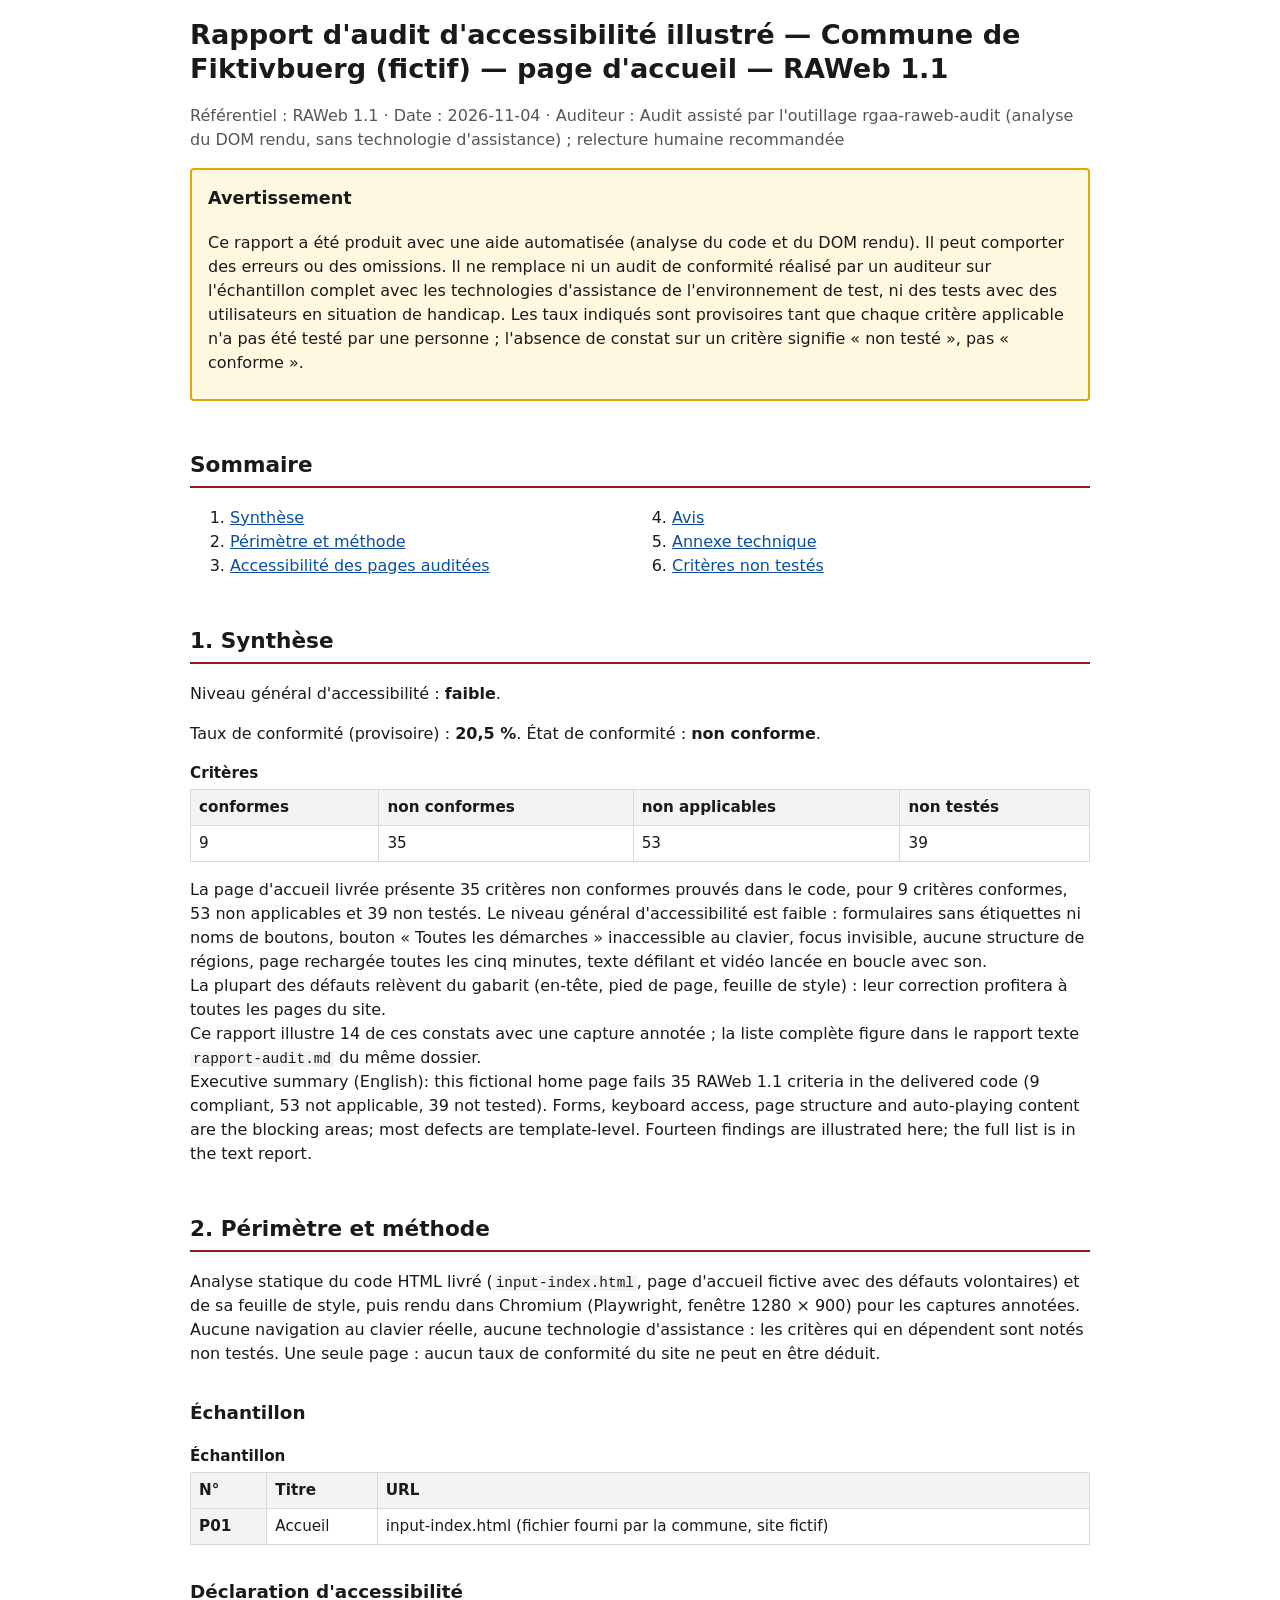
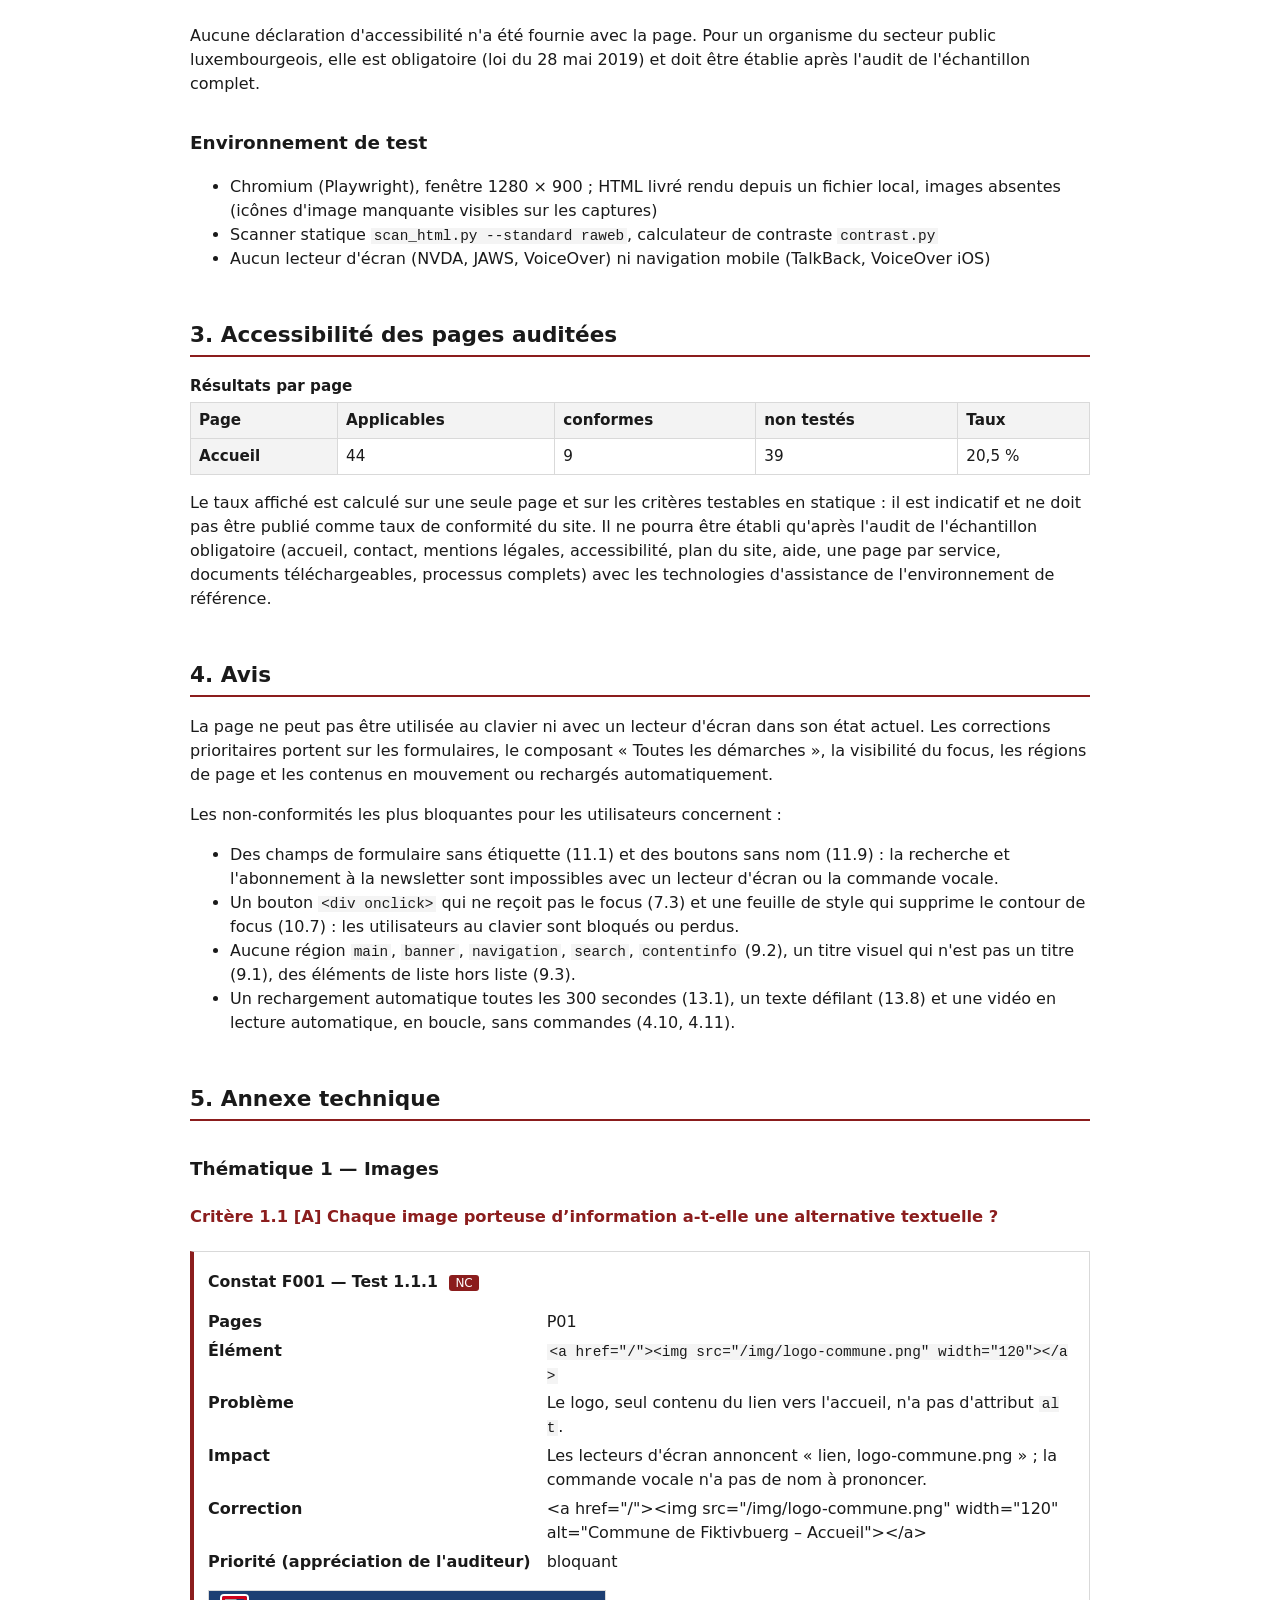
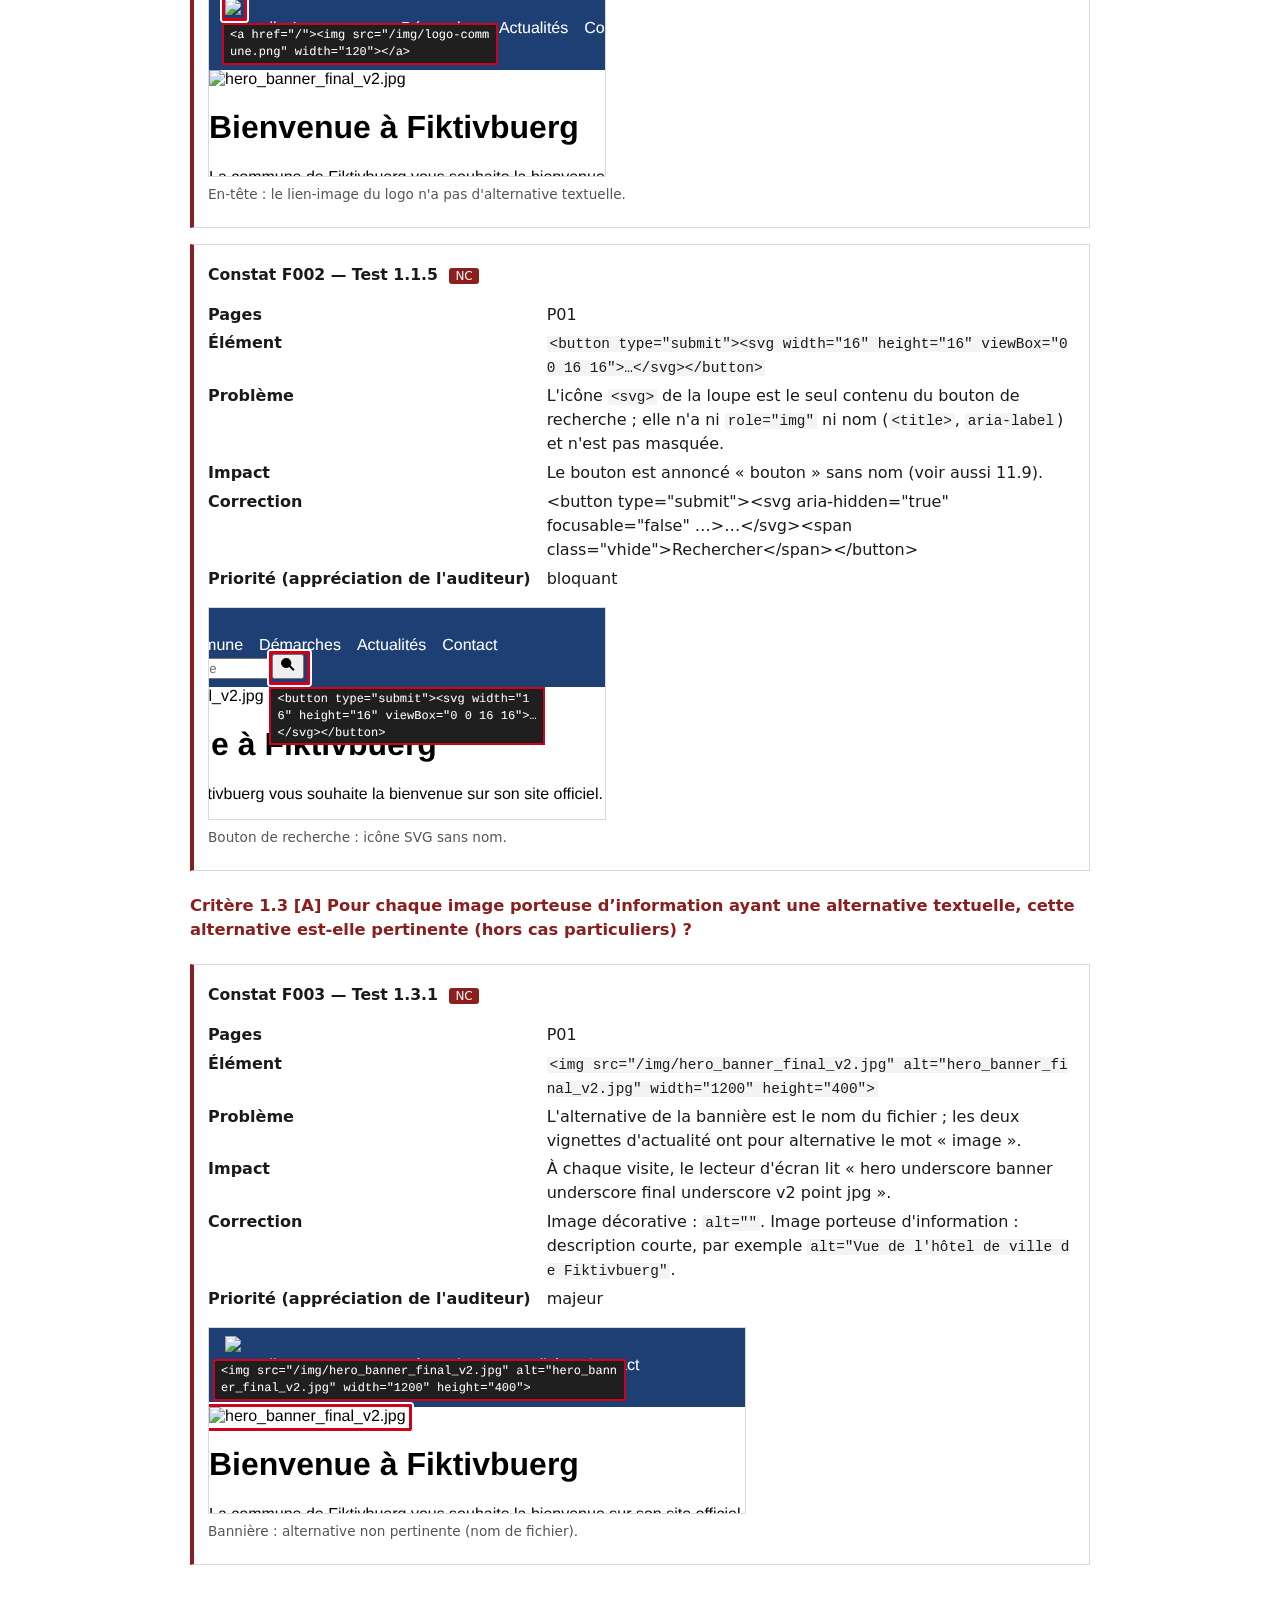
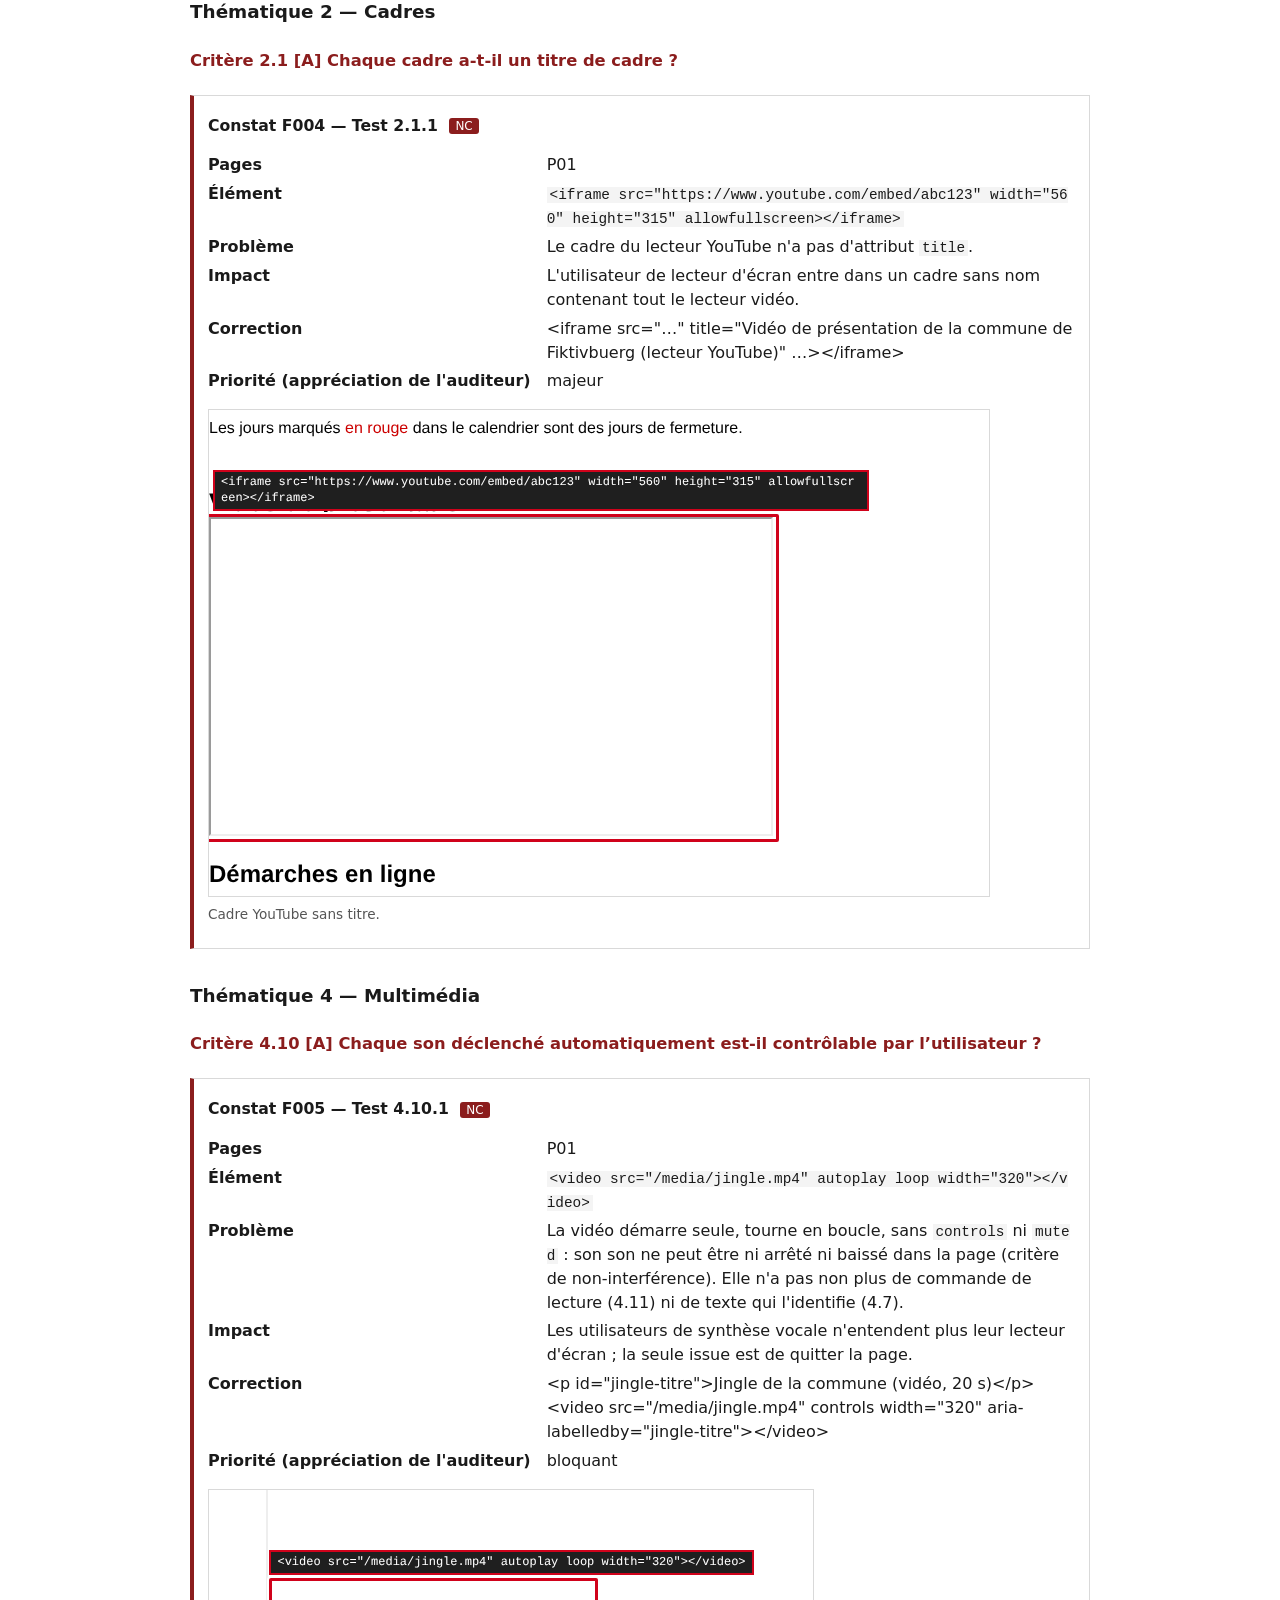
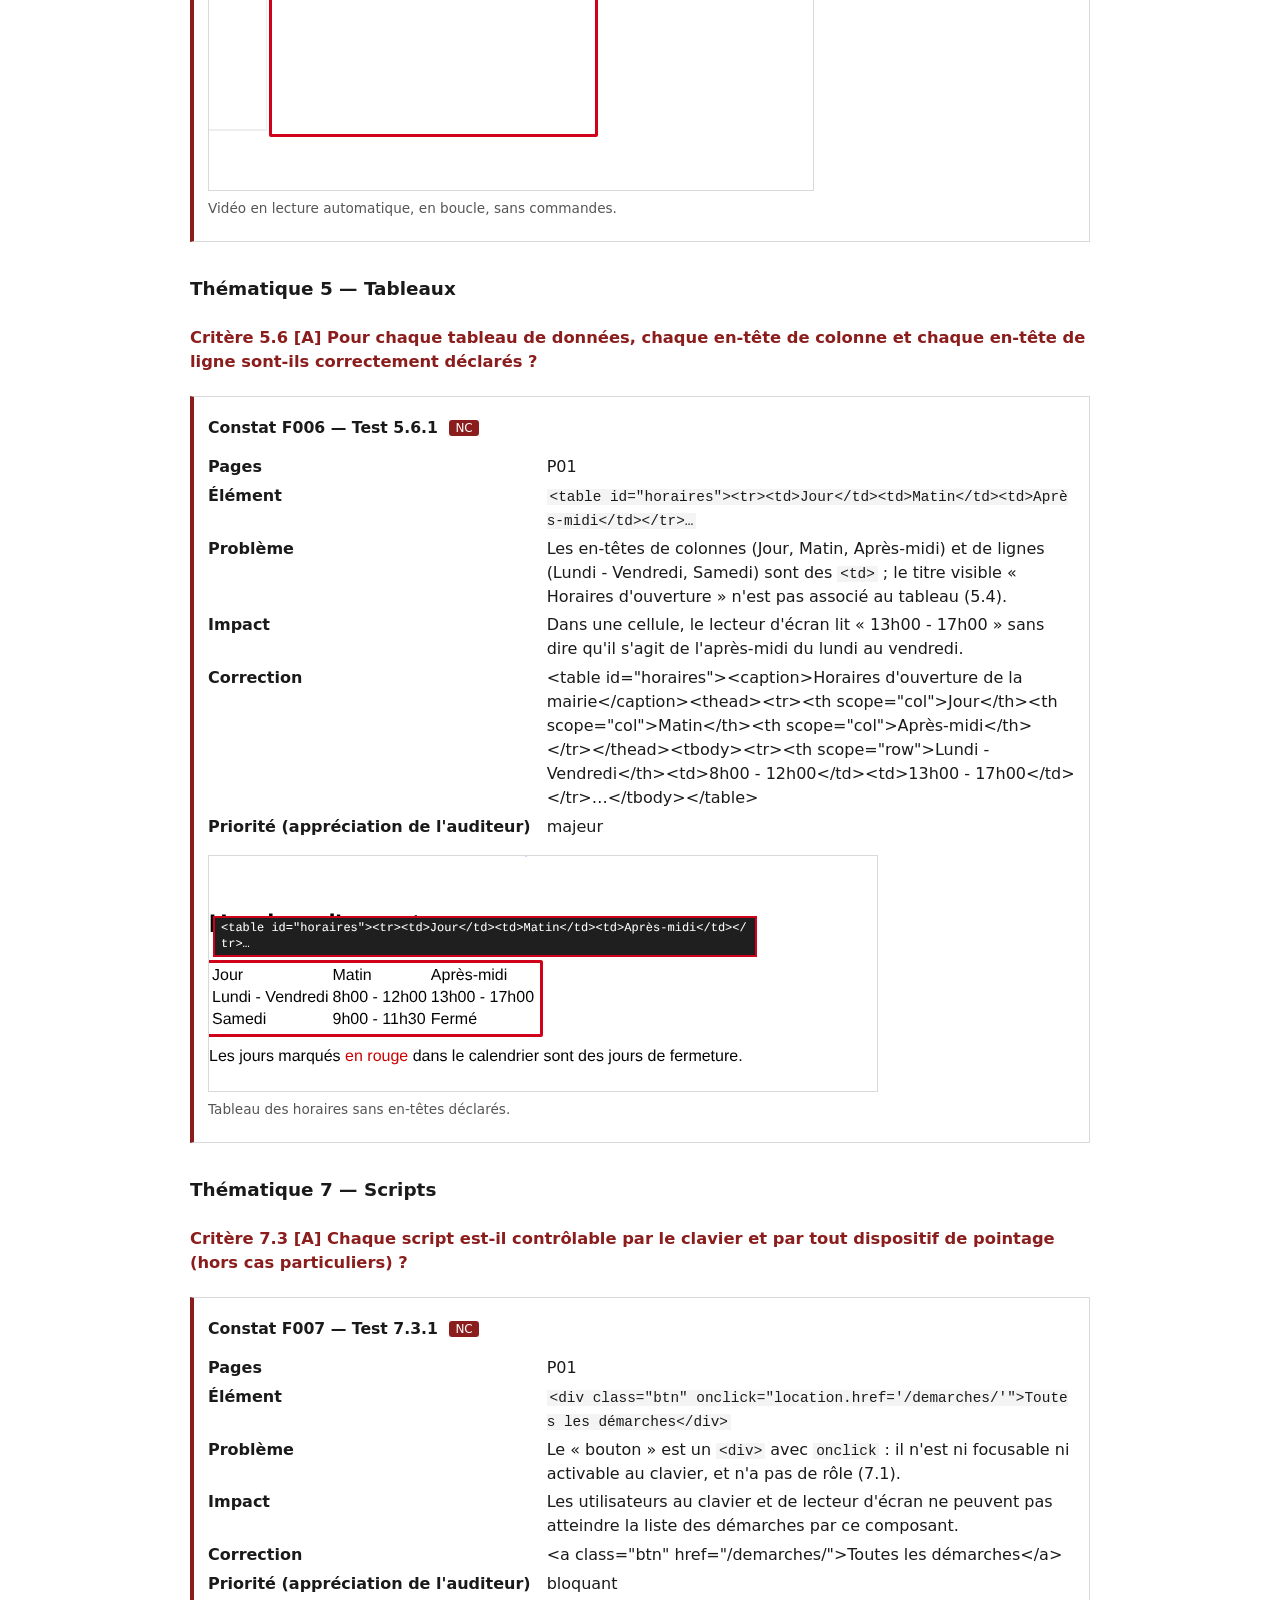
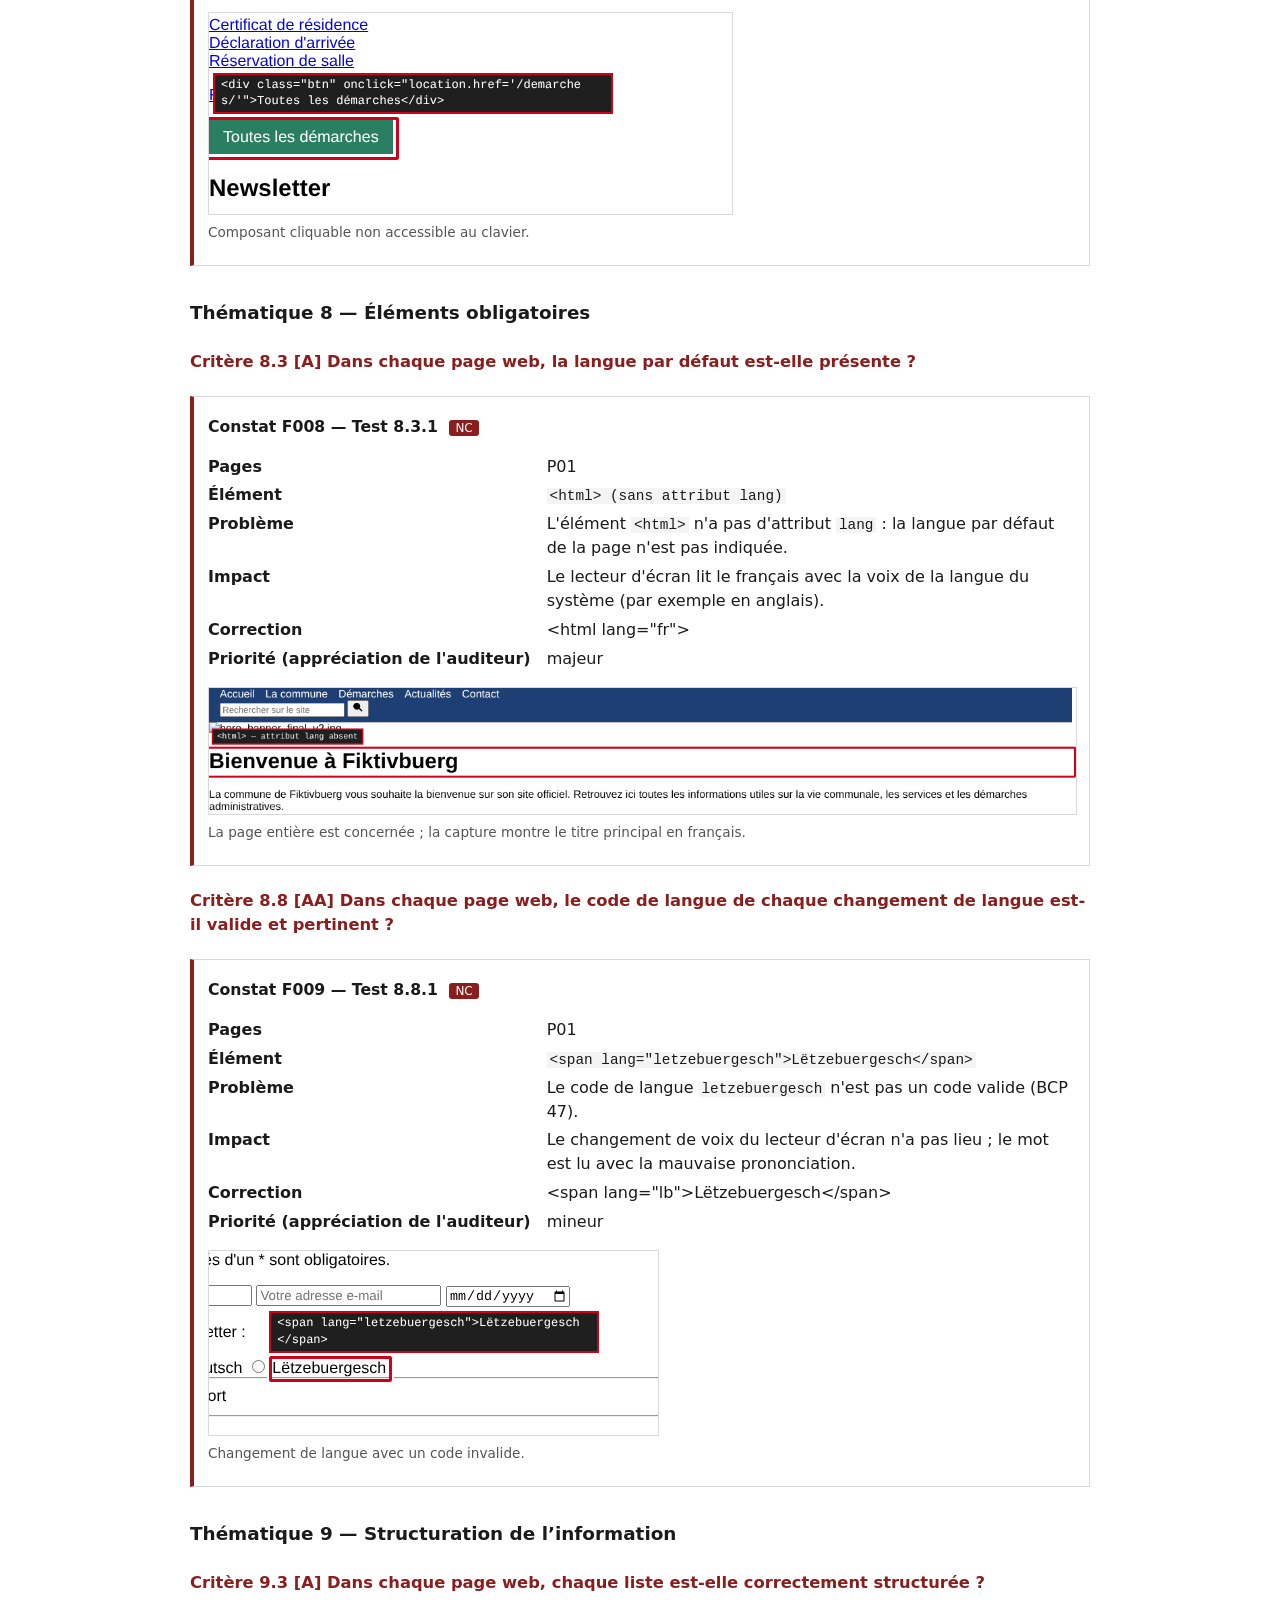
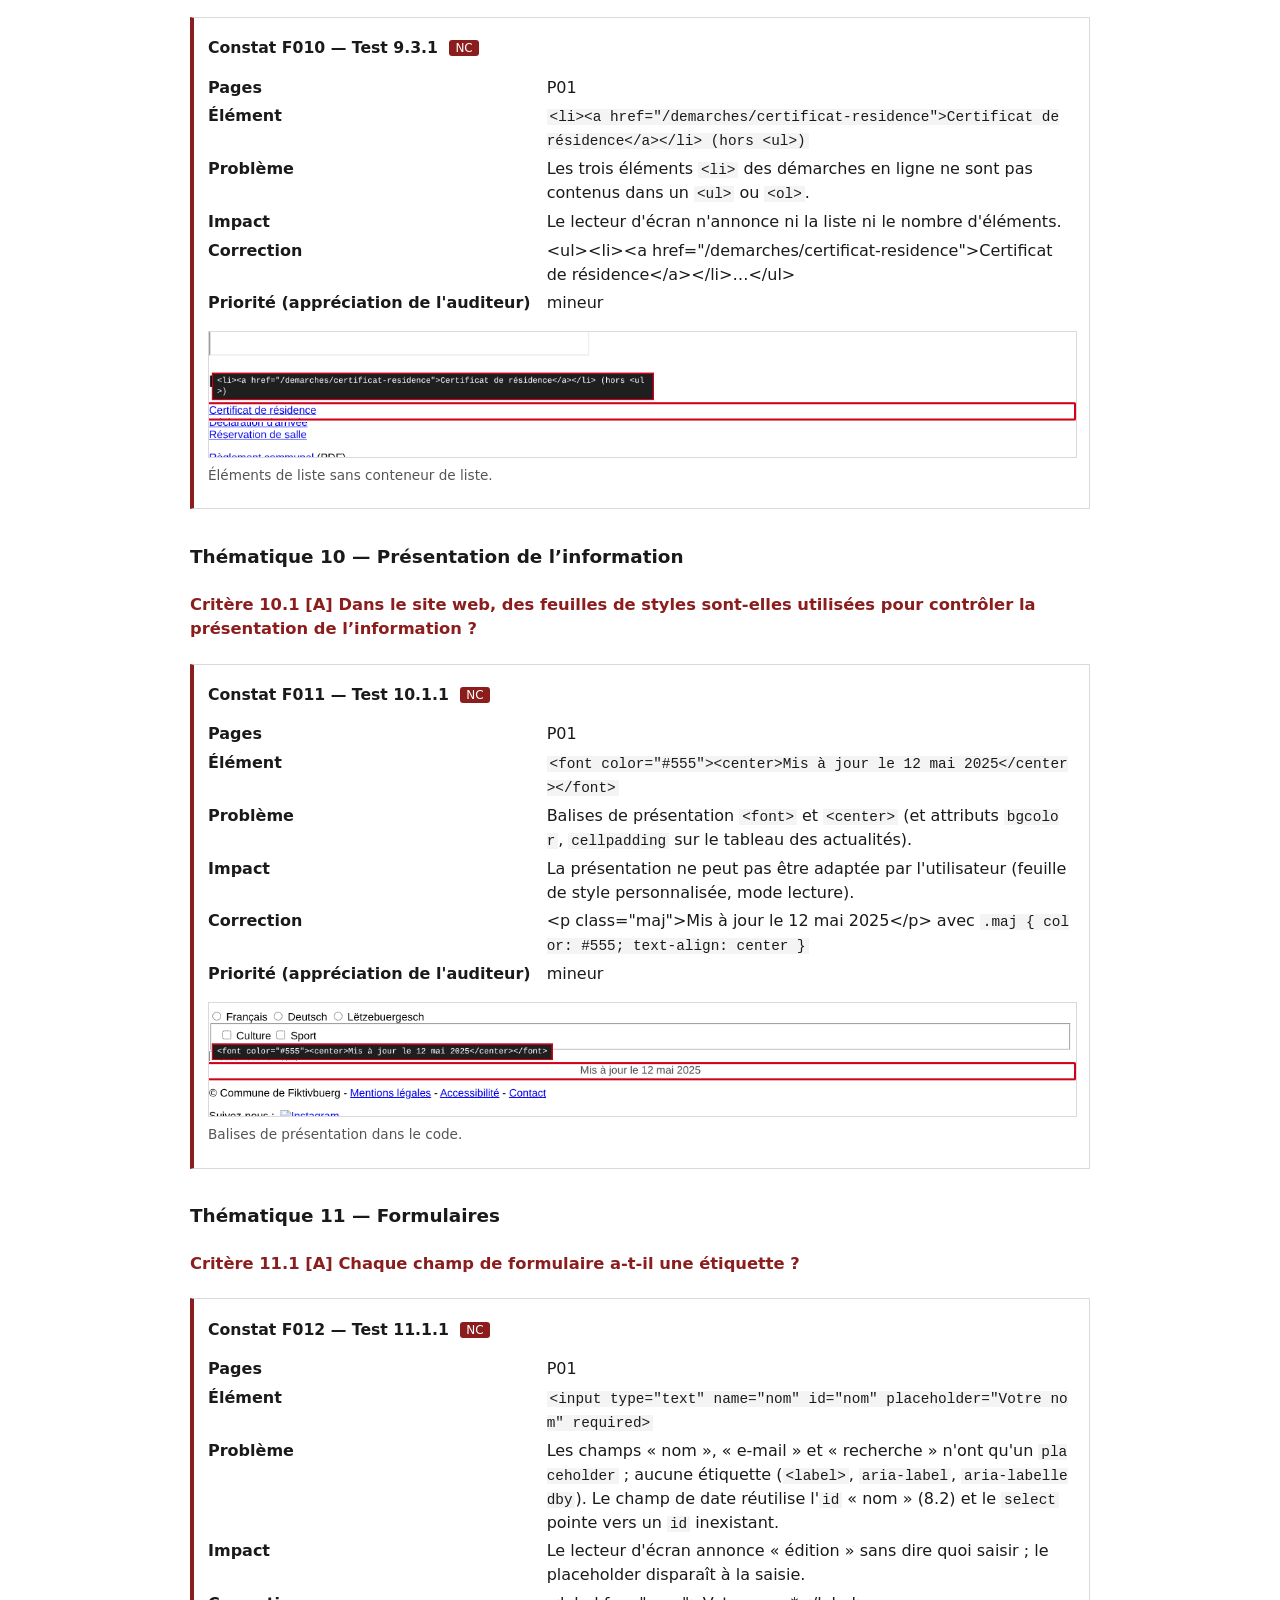
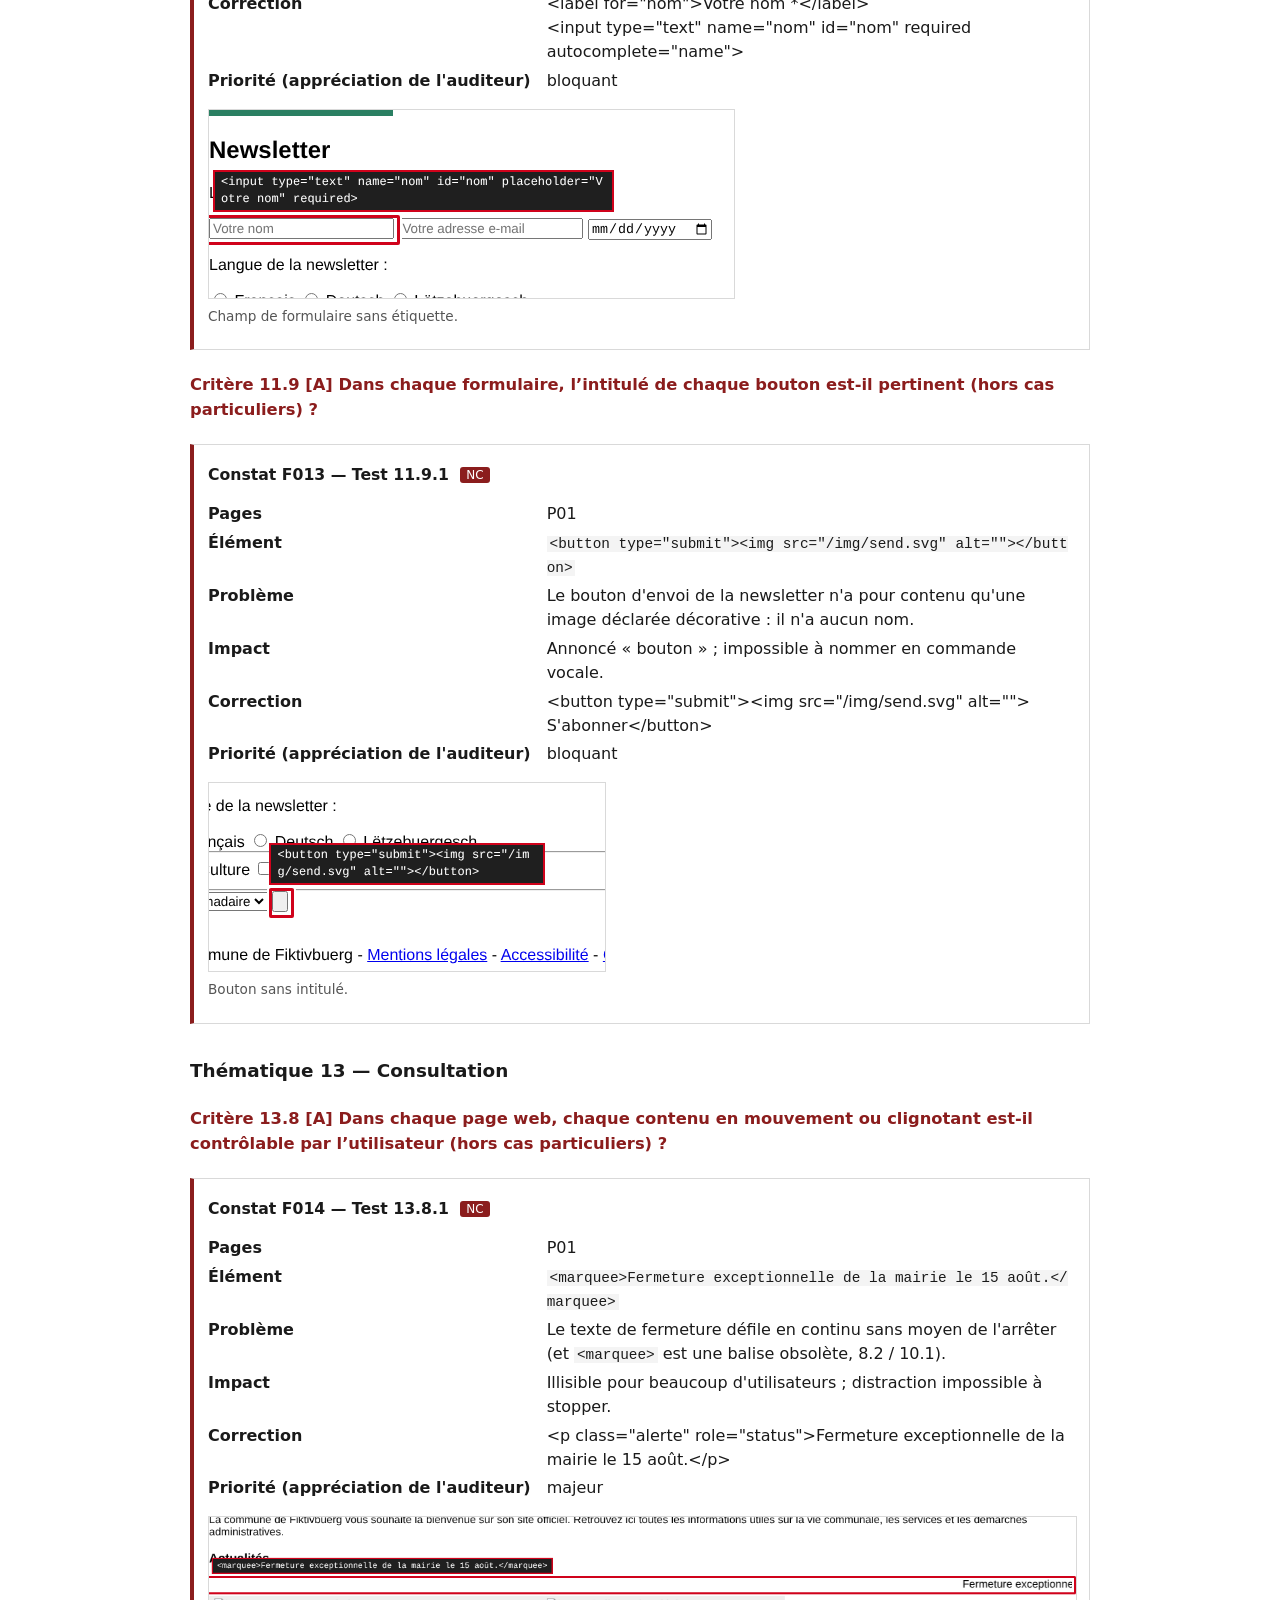
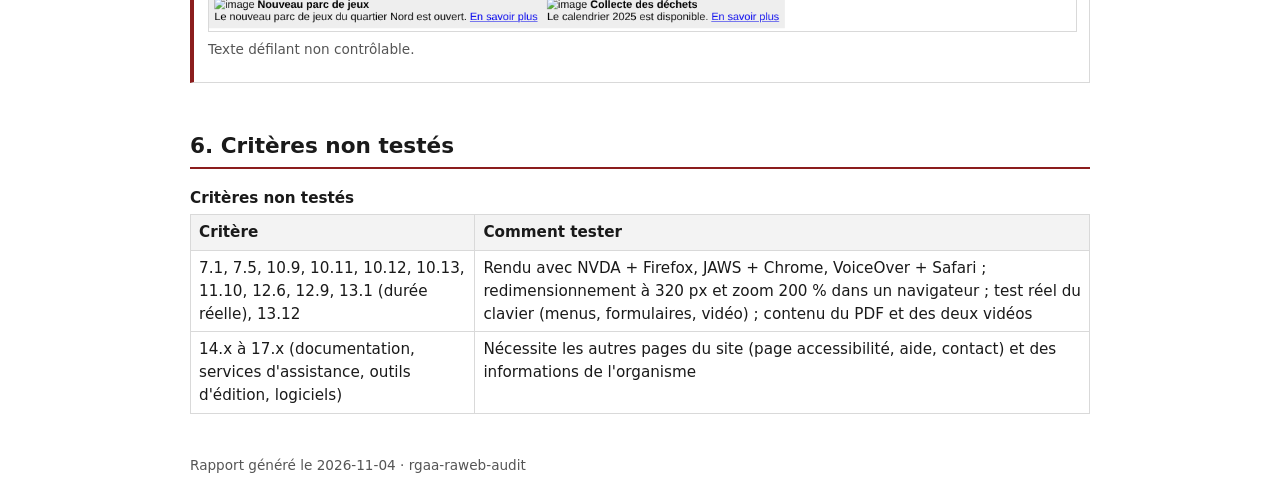
<file: examples/commune-homepage-raweb/rapport-illustre.html>
<!DOCTYPE html><html lang="fr"><head><meta charset="utf-8"><meta name="viewport" content="width=device-width, initial-scale=1"><title>Rapport d&#x27;audit d&#x27;accessibilité illustré — Commune de Fiktivbuerg (fictif) — page d&#x27;accueil — RAWeb 1.1</title><style>
:root{--ink:#1a1a1a;--muted:#555;--accent:#8b1d1d;--line:#d9d9d9;--bg:#fff}
html{font:16px/1.5 system-ui,-apple-system,"Segoe UI",Roboto,sans-serif;color:var(--ink);background:var(--bg)}
body{margin:0;padding:0 16px}main,header,footer{max-width:900px;margin:0 auto}
.skip{position:absolute;left:-9999px}.skip:focus{position:static;display:inline-block;padding:8px;background:#ffd;border:2px solid var(--accent)}
h1{font-size:1.7rem;line-height:1.25}h2{font-size:1.35rem;margin-top:2.2em;border-bottom:2px solid var(--accent);padding-bottom:.2em}h3{font-size:1.15rem;margin-top:1.8em}h4{font-size:1.02rem;margin-top:1.4em;color:var(--accent)}h5{font-size:.98rem;margin:.9em 0 .3em}
.meta{color:var(--muted)}.notice{background:#fff8e1;border:2px solid #e0a800;border-radius:4px;padding:8px 16px;margin:16px 0}.notice h2{margin-top:.4em;border:0;font-size:1.1rem}
nav ol{columns:2;gap:24px}table{border-collapse:collapse;width:100%;margin:1em 0;font-size:.95rem}caption{text-align:left;font-weight:600;margin-bottom:.3em}th,td{border:1px solid var(--line);padding:6px 8px;text-align:left;vertical-align:top}th{background:#f3f3f3}
.finding{border:1px solid var(--line);border-left:4px solid var(--accent);padding:4px 14px 10px;margin:1em 0}dl{display:grid;grid-template-columns:max-content 1fr;gap:.3em 1em}dt{font-weight:600}dd{margin:0}
code{font:.9em Menlo,Consolas,monospace;background:#f4f4f4;padding:0 .2em;word-break:break-all}.tag{font-size:.75rem;font-weight:400;color:#fff;background:var(--accent);padding:1px 6px;border-radius:3px;margin-left:.5em;vertical-align:middle}
figure{margin:.8em 0}figure img{max-width:100%;height:auto;border:1px solid var(--line)}figcaption{font-size:.85rem;color:var(--muted)}.note{font-size:.9rem;color:var(--muted)}
footer{margin:3em auto 2em;color:var(--muted);font-size:.85rem}a{color:#0b4f9c}a:focus,button:focus{outline:3px solid #0b4f9c;outline-offset:2px}
@media print{html{font-size:11pt}body{padding:0}.skip,nav{display:none}h2,h3,h4,h5{page-break-after:avoid;break-after:avoid}figure{break-inside:avoid;page-break-inside:avoid}figure img{max-height:95mm;width:auto}.finding h5{break-after:avoid;page-break-after:avoid}dt,dd{break-inside:avoid}a{color:inherit;text-decoration:none}}
</style></head><body><a class="skip" href="#main">Aller au contenu</a><header><h1>Rapport d&#x27;audit d&#x27;accessibilité illustré — Commune de Fiktivbuerg (fictif) — page d&#x27;accueil — RAWeb 1.1</h1><p class="meta">Référentiel : RAWeb 1.1 · Date : 2026-11-04 · Auditeur : Audit assisté par l&#x27;outillage rgaa-raweb-audit (analyse du DOM rendu, sans technologie d&#x27;assistance) ; relecture humaine recommandée</p></header><main id="main"><section class="notice" aria-labelledby="notice"><h2 id="notice">Avertissement</h2><p>Ce rapport a été produit avec une aide automatisée (analyse du code et du DOM rendu). Il peut comporter des erreurs ou des omissions. Il ne remplace ni un audit de conformité réalisé par un auditeur sur l&#x27;échantillon complet avec les technologies d&#x27;assistance de l&#x27;environnement de test, ni des tests avec des utilisateurs en situation de handicap. Les taux indiqués sont provisoires tant que chaque critère applicable n&#x27;a pas été testé par une personne ; l&#x27;absence de constat sur un critère signifie « non testé », pas « conforme ».</p></section><nav aria-labelledby="toc"><h2 id="toc">Sommaire</h2><ol><li><a href="#summary">Synthèse</a></li><li><a href="#scope">Périmètre et méthode</a></li><li><a href="#results">Accessibilité des pages auditées</a></li><li><a href="#opinion">Avis</a></li><li><a href="#annex">Annexe technique</a></li><li><a href="#nt">Critères non testés</a></li></ol></nav><section aria-labelledby="summary"><h2 id="summary">1. Synthèse</h2><p>Niveau général d&#x27;accessibilité : <strong>faible</strong>.</p><p>Taux de conformité (provisoire) : <strong>20,5 %</strong>. État de conformité : <strong>non conforme</strong>.</p><table><caption>Critères</caption><thead><tr><th scope="col">conformes</th><th scope="col">non conformes</th><th scope="col">non applicables</th><th scope="col">non testés</th></tr></thead><tbody><tr><td>9</td><td>35</td><td>53</td><td>39</td></tr></tbody></table><p>La page d&#x27;accueil livrée présente 35 critères non conformes prouvés dans le code, pour 9 critères conformes, 53 non applicables et 39 non testés. Le niveau général d&#x27;accessibilité est faible : formulaires sans étiquettes ni noms de boutons, bouton « Toutes les démarches » inaccessible au clavier, focus invisible, aucune structure de régions, page rechargée toutes les cinq minutes, texte défilant et vidéo lancée en boucle avec son.<br>La plupart des défauts relèvent du gabarit (en-tête, pied de page, feuille de style) : leur correction profitera à toutes les pages du site.<br>Ce rapport illustre 14 de ces constats avec une capture annotée ; la liste complète figure dans le rapport texte <code>rapport-audit.md</code> du même dossier.<br><span lang="en">Executive summary (English): this fictional home page fails 35 RAWeb 1.1 criteria in the delivered code (9 compliant, 53 not applicable, 39 not tested). Forms, keyboard access, page structure and auto-playing content are the blocking areas; most defects are template-level. Fourteen findings are illustrated here; the full list is in the text report.</span></p></section><section aria-labelledby="scope"><h2 id="scope">2. Périmètre et méthode</h2><p>Analyse statique du code HTML livré (<code>input-index.html</code>, page d&#x27;accueil fictive avec des défauts volontaires) et de sa feuille de style, puis rendu dans Chromium (Playwright, fenêtre 1280 × 900) pour les captures annotées. Aucune navigation au clavier réelle, aucune technologie d&#x27;assistance : les critères qui en dépendent sont notés non testés. Une seule page : aucun taux de conformité du site ne peut en être déduit.</p><h3>Échantillon</h3><table><caption>Échantillon</caption><thead><tr><th scope="col">N°</th><th scope="col">Titre</th><th scope="col">URL</th></tr></thead><tbody><tr><th scope="row">P01</th><td>Accueil</td><td>input-index.html (fichier fourni par la commune, site fictif)</td></tr></tbody></table><h3>Déclaration d&#x27;accessibilité</h3><p>Aucune déclaration d&#x27;accessibilité n&#x27;a été fournie avec la page. Pour un organisme du secteur public luxembourgeois, elle est obligatoire (loi du 28 mai 2019) et doit être établie après l&#x27;audit de l&#x27;échantillon complet.</p><h3>Environnement de test</h3><ul><li>Chromium (Playwright), fenêtre 1280 × 900 ; HTML livré rendu depuis un fichier local, images absentes (icônes d&#x27;image manquante visibles sur les captures)</li><li>Scanner statique <code>scan_html.py --standard raweb</code>, calculateur de contraste <code>contrast.py</code></li><li>Aucun lecteur d&#x27;écran (NVDA, JAWS, VoiceOver) ni navigation mobile (TalkBack, VoiceOver iOS)</li></ul></section><section aria-labelledby="results"><h2 id="results">3. Accessibilité des pages auditées</h2><table><caption>Résultats par page</caption><thead><tr><th scope="col">Page</th><th scope="col">Applicables</th><th scope="col">conformes</th><th scope="col">non testés</th><th scope="col">Taux</th></tr></thead><tbody><tr><th scope="row">Accueil</th><td>44</td><td>9</td><td>39</td><td>20,5 %</td></tr></tbody></table><p>Le taux affiché est calculé sur une seule page et sur les critères testables en statique : il est indicatif et ne doit pas être publié comme taux de conformité du site. Il ne pourra être établi qu&#x27;après l&#x27;audit de l&#x27;échantillon obligatoire (accueil, contact, mentions légales, accessibilité, plan du site, aide, une page par service, documents téléchargeables, processus complets) avec les technologies d&#x27;assistance de l&#x27;environnement de référence.</p></section><section aria-labelledby="opinion"><h2 id="opinion">4. Avis</h2><p>La page ne peut pas être utilisée au clavier ni avec un lecteur d&#x27;écran dans son état actuel. Les corrections prioritaires portent sur les formulaires, le composant « Toutes les démarches », la visibilité du focus, les régions de page et les contenus en mouvement ou rechargés automatiquement.</p><p>Les non-conformités les plus bloquantes pour les utilisateurs concernent :</p><ul><li>Des champs de formulaire sans étiquette (11.1) et des boutons sans nom (11.9) : la recherche et l&#x27;abonnement à la newsletter sont impossibles avec un lecteur d&#x27;écran ou la commande vocale.</li><li>Un bouton <code>&lt;div onclick&gt;</code> qui ne reçoit pas le focus (7.3) et une feuille de style qui supprime le contour de focus (10.7) : les utilisateurs au clavier sont bloqués ou perdus.</li><li>Aucune région <code>main</code>, <code>banner</code>, <code>navigation</code>, <code>search</code>, <code>contentinfo</code> (9.2), un titre visuel qui n&#x27;est pas un titre (9.1), des éléments de liste hors liste (9.3).</li><li>Un rechargement automatique toutes les 300 secondes (13.1), un texte défilant (13.8) et une vidéo en lecture automatique, en boucle, sans commandes (4.10, 4.11).</li></ul></section><section aria-labelledby="annex"><h2 id="annex">5. Annexe technique</h2><h3 id="topic-1">Thématique 1 — Images</h3><h4 id="crit-1-1">Critère 1.1 [A] Chaque image porteuse d’information a-t-elle une alternative textuelle ?</h4><article class="finding" aria-labelledby="f-F001"><h5 id="f-F001">Constat F001 — Test 1.1.1 <span class="tag">NC</span></h5><dl><dt>Pages</dt><dd>P01</dd><dt>Élément</dt><dd><code>&lt;a href=&quot;/&quot;&gt;&lt;img src=&quot;/img/logo-commune.png&quot; width=&quot;120&quot;&gt;&lt;/a&gt;</code></dd><dt>Problème</dt><dd>Le logo, seul contenu du lien vers l&#x27;accueil, n&#x27;a pas d&#x27;attribut <code>alt</code>.</dd><dt>Impact</dt><dd>Les lecteurs d&#x27;écran annoncent « lien, logo-commune.png » ; la commande vocale n&#x27;a pas de nom à prononcer.</dd><dt>Correction</dt><dd>&lt;a href=&quot;/&quot;&gt;&lt;img src=&quot;/img/logo-commune.png&quot; width=&quot;120&quot; alt=&quot;Commune de Fiktivbuerg – Accueil&quot;&gt;&lt;/a&gt;</dd><dt>Priorité (appréciation de l&#x27;auditeur)</dt><dd>bloquant</dd></dl><figure role="figure" aria-label="En-tête : le lien-image du logo n&#x27;a pas d&#x27;alternative textuelle."><img src="[data-uri]" alt="Capture d&#x27;écran du constat F001"><figcaption>En-tête : le lien-image du logo n&#x27;a pas d&#x27;alternative textuelle.</figcaption></figure></article><article class="finding" aria-labelledby="f-F002"><h5 id="f-F002">Constat F002 — Test 1.1.5 <span class="tag">NC</span></h5><dl><dt>Pages</dt><dd>P01</dd><dt>Élément</dt><dd><code>&lt;button type=&quot;submit&quot;&gt;&lt;svg width=&quot;16&quot; height=&quot;16&quot; viewBox=&quot;0 0 16 16&quot;&gt;…&lt;/svg&gt;&lt;/button&gt;</code></dd><dt>Problème</dt><dd>L&#x27;icône <code>&lt;svg&gt;</code> de la loupe est le seul contenu du bouton de recherche ; elle n&#x27;a ni <code>role=&quot;img&quot;</code> ni nom (<code>&lt;title&gt;</code>, <code>aria-label</code>) et n&#x27;est pas masquée.</dd><dt>Impact</dt><dd>Le bouton est annoncé « bouton » sans nom (voir aussi 11.9).</dd><dt>Correction</dt><dd>&lt;button type=&quot;submit&quot;&gt;&lt;svg aria-hidden=&quot;true&quot; focusable=&quot;false&quot; …&gt;…&lt;/svg&gt;&lt;span class=&quot;vhide&quot;&gt;Rechercher&lt;/span&gt;&lt;/button&gt;</dd><dt>Priorité (appréciation de l&#x27;auditeur)</dt><dd>bloquant</dd></dl><figure role="figure" aria-label="Bouton de recherche : icône SVG sans nom."><img src="[data-uri]" alt="Capture d&#x27;écran du constat F002"><figcaption>Bouton de recherche : icône SVG sans nom.</figcaption></figure></article><h4 id="crit-1-3">Critère 1.3 [A] Pour chaque image porteuse d’information ayant une alternative textuelle, cette alternative est-elle pertinente (hors cas particuliers) ?</h4><article class="finding" aria-labelledby="f-F003"><h5 id="f-F003">Constat F003 — Test 1.3.1 <span class="tag">NC</span></h5><dl><dt>Pages</dt><dd>P01</dd><dt>Élément</dt><dd><code>&lt;img src=&quot;/img/hero_banner_final_v2.jpg&quot; alt=&quot;hero_banner_final_v2.jpg&quot; width=&quot;1200&quot; height=&quot;400&quot;&gt;</code></dd><dt>Problème</dt><dd>L&#x27;alternative de la bannière est le nom du fichier ; les deux vignettes d&#x27;actualité ont pour alternative le mot « image ».</dd><dt>Impact</dt><dd>À chaque visite, le lecteur d&#x27;écran lit « hero underscore banner underscore final underscore v2 point jpg ».</dd><dt>Correction</dt><dd>Image décorative : <code>alt=&quot;&quot;</code>. Image porteuse d&#x27;information : description courte, par exemple <code>alt=&quot;Vue de l&#x27;hôtel de ville de Fiktivbuerg&quot;</code>.</dd><dt>Priorité (appréciation de l&#x27;auditeur)</dt><dd>majeur</dd></dl><figure role="figure" aria-label="Bannière : alternative non pertinente (nom de fichier)."><img src="[data-uri]" alt="Capture d&#x27;écran du constat F003"><figcaption>Bannière : alternative non pertinente (nom de fichier).</figcaption></figure></article><h3 id="topic-2">Thématique 2 — Cadres</h3><h4 id="crit-2-1">Critère 2.1 [A] Chaque cadre a-t-il un titre de cadre ?</h4><article class="finding" aria-labelledby="f-F004"><h5 id="f-F004">Constat F004 — Test 2.1.1 <span class="tag">NC</span></h5><dl><dt>Pages</dt><dd>P01</dd><dt>Élément</dt><dd><code>&lt;iframe src=&quot;https://www.youtube.com/embed/abc123&quot; width=&quot;560&quot; height=&quot;315&quot; allowfullscreen&gt;&lt;/iframe&gt;</code></dd><dt>Problème</dt><dd>Le cadre du lecteur YouTube n&#x27;a pas d&#x27;attribut <code>title</code>.</dd><dt>Impact</dt><dd>L&#x27;utilisateur de lecteur d&#x27;écran entre dans un cadre sans nom contenant tout le lecteur vidéo.</dd><dt>Correction</dt><dd>&lt;iframe src=&quot;…&quot; title=&quot;Vidéo de présentation de la commune de Fiktivbuerg (lecteur YouTube)&quot; …&gt;&lt;/iframe&gt;</dd><dt>Priorité (appréciation de l&#x27;auditeur)</dt><dd>majeur</dd></dl><figure role="figure" aria-label="Cadre YouTube sans titre."><img src="[data-uri]" alt="Capture d&#x27;écran du constat F004"><figcaption>Cadre YouTube sans titre.</figcaption></figure></article><h3 id="topic-4">Thématique 4 — Multimédia</h3><h4 id="crit-4-10">Critère 4.10 [A] Chaque son déclenché automatiquement est-il contrôlable par l’utilisateur ?</h4><article class="finding" aria-labelledby="f-F005"><h5 id="f-F005">Constat F005 — Test 4.10.1 <span class="tag">NC</span></h5><dl><dt>Pages</dt><dd>P01</dd><dt>Élément</dt><dd><code>&lt;video src=&quot;/media/jingle.mp4&quot; autoplay loop width=&quot;320&quot;&gt;&lt;/video&gt;</code></dd><dt>Problème</dt><dd>La vidéo démarre seule, tourne en boucle, sans <code>controls</code> ni <code>muted</code> : son son ne peut être ni arrêté ni baissé dans la page (critère de non-interférence). Elle n&#x27;a pas non plus de commande de lecture (4.11) ni de texte qui l&#x27;identifie (4.7).</dd><dt>Impact</dt><dd>Les utilisateurs de synthèse vocale n&#x27;entendent plus leur lecteur d&#x27;écran ; la seule issue est de quitter la page.</dd><dt>Correction</dt><dd>&lt;p id=&quot;jingle-titre&quot;&gt;Jingle de la commune (vidéo, 20 s)&lt;/p&gt;<br>&lt;video src=&quot;/media/jingle.mp4&quot; controls width=&quot;320&quot; aria-labelledby=&quot;jingle-titre&quot;&gt;&lt;/video&gt;</dd><dt>Priorité (appréciation de l&#x27;auditeur)</dt><dd>bloquant</dd></dl><figure role="figure" aria-label="Vidéo en lecture automatique, en boucle, sans commandes."><img src="[data-uri]" alt="Capture d&#x27;écran du constat F005"><figcaption>Vidéo en lecture automatique, en boucle, sans commandes.</figcaption></figure></article><h3 id="topic-5">Thématique 5 — Tableaux</h3><h4 id="crit-5-6">Critère 5.6 [A] Pour chaque tableau de données, chaque en-tête de colonne et chaque en-tête de ligne sont-ils correctement déclarés ?</h4><article class="finding" aria-labelledby="f-F006"><h5 id="f-F006">Constat F006 — Test 5.6.1 <span class="tag">NC</span></h5><dl><dt>Pages</dt><dd>P01</dd><dt>Élément</dt><dd><code>&lt;table id=&quot;horaires&quot;&gt;&lt;tr&gt;&lt;td&gt;Jour&lt;/td&gt;&lt;td&gt;Matin&lt;/td&gt;&lt;td&gt;Après-midi&lt;/td&gt;&lt;/tr&gt;…</code></dd><dt>Problème</dt><dd>Les en-têtes de colonnes (Jour, Matin, Après-midi) et de lignes (Lundi - Vendredi, Samedi) sont des <code>&lt;td&gt;</code> ; le titre visible « Horaires d&#x27;ouverture » n&#x27;est pas associé au tableau (5.4).</dd><dt>Impact</dt><dd>Dans une cellule, le lecteur d&#x27;écran lit « 13h00 - 17h00 » sans dire qu&#x27;il s&#x27;agit de l&#x27;après-midi du lundi au vendredi.</dd><dt>Correction</dt><dd>&lt;table id=&quot;horaires&quot;&gt;&lt;caption&gt;Horaires d&#x27;ouverture de la mairie&lt;/caption&gt;&lt;thead&gt;&lt;tr&gt;&lt;th scope=&quot;col&quot;&gt;Jour&lt;/th&gt;&lt;th scope=&quot;col&quot;&gt;Matin&lt;/th&gt;&lt;th scope=&quot;col&quot;&gt;Après-midi&lt;/th&gt;&lt;/tr&gt;&lt;/thead&gt;&lt;tbody&gt;&lt;tr&gt;&lt;th scope=&quot;row&quot;&gt;Lundi - Vendredi&lt;/th&gt;&lt;td&gt;8h00 - 12h00&lt;/td&gt;&lt;td&gt;13h00 - 17h00&lt;/td&gt;&lt;/tr&gt;…&lt;/tbody&gt;&lt;/table&gt;</dd><dt>Priorité (appréciation de l&#x27;auditeur)</dt><dd>majeur</dd></dl><figure role="figure" aria-label="Tableau des horaires sans en-têtes déclarés."><img src="[data-uri]" alt="Capture d&#x27;écran du constat F006"><figcaption>Tableau des horaires sans en-têtes déclarés.</figcaption></figure></article><h3 id="topic-7">Thématique 7 — Scripts</h3><h4 id="crit-7-3">Critère 7.3 [A] Chaque script est-il contrôlable par le clavier et par tout dispositif de pointage (hors cas particuliers) ?</h4><article class="finding" aria-labelledby="f-F007"><h5 id="f-F007">Constat F007 — Test 7.3.1 <span class="tag">NC</span></h5><dl><dt>Pages</dt><dd>P01</dd><dt>Élément</dt><dd><code>&lt;div class=&quot;btn&quot; onclick=&quot;location.href=&#x27;/demarches/&#x27;&quot;&gt;Toutes les démarches&lt;/div&gt;</code></dd><dt>Problème</dt><dd>Le « bouton » est un <code>&lt;div&gt;</code> avec <code>onclick</code> : il n&#x27;est ni focusable ni activable au clavier, et n&#x27;a pas de rôle (7.1).</dd><dt>Impact</dt><dd>Les utilisateurs au clavier et de lecteur d&#x27;écran ne peuvent pas atteindre la liste des démarches par ce composant.</dd><dt>Correction</dt><dd>&lt;a class=&quot;btn&quot; href=&quot;/demarches/&quot;&gt;Toutes les démarches&lt;/a&gt;</dd><dt>Priorité (appréciation de l&#x27;auditeur)</dt><dd>bloquant</dd></dl><figure role="figure" aria-label="Composant cliquable non accessible au clavier."><img src="[data-uri]" alt="Capture d&#x27;écran du constat F007"><figcaption>Composant cliquable non accessible au clavier.</figcaption></figure></article><h3 id="topic-8">Thématique 8 — Éléments obligatoires</h3><h4 id="crit-8-3">Critère 8.3 [A] Dans chaque page web, la langue par défaut est-elle présente ?</h4><article class="finding" aria-labelledby="f-F008"><h5 id="f-F008">Constat F008 — Test 8.3.1 <span class="tag">NC</span></h5><dl><dt>Pages</dt><dd>P01</dd><dt>Élément</dt><dd><code>&lt;html&gt; (sans attribut lang)</code></dd><dt>Problème</dt><dd>L&#x27;élément <code>&lt;html&gt;</code> n&#x27;a pas d&#x27;attribut <code>lang</code> : la langue par défaut de la page n&#x27;est pas indiquée.</dd><dt>Impact</dt><dd>Le lecteur d&#x27;écran lit le français avec la voix de la langue du système (par exemple en anglais).</dd><dt>Correction</dt><dd>&lt;html lang=&quot;fr&quot;&gt;</dd><dt>Priorité (appréciation de l&#x27;auditeur)</dt><dd>majeur</dd></dl><figure role="figure" aria-label="La page entière est concernée ; la capture montre le titre principal en français."><img src="[data-uri]" alt="Capture d&#x27;écran du constat F008"><figcaption>La page entière est concernée ; la capture montre le titre principal en français.</figcaption></figure></article><h4 id="crit-8-8">Critère 8.8 [AA] Dans chaque page web, le code de langue de chaque changement de langue est-il valide et pertinent ?</h4><article class="finding" aria-labelledby="f-F009"><h5 id="f-F009">Constat F009 — Test 8.8.1 <span class="tag">NC</span></h5><dl><dt>Pages</dt><dd>P01</dd><dt>Élément</dt><dd><code>&lt;span lang=&quot;letzebuergesch&quot;&gt;Lëtzebuergesch&lt;/span&gt;</code></dd><dt>Problème</dt><dd>Le code de langue <code>letzebuergesch</code> n&#x27;est pas un code valide (BCP 47).</dd><dt>Impact</dt><dd>Le changement de voix du lecteur d&#x27;écran n&#x27;a pas lieu ; le mot est lu avec la mauvaise prononciation.</dd><dt>Correction</dt><dd>&lt;span lang=&quot;lb&quot;&gt;Lëtzebuergesch&lt;/span&gt;</dd><dt>Priorité (appréciation de l&#x27;auditeur)</dt><dd>mineur</dd></dl><figure role="figure" aria-label="Changement de langue avec un code invalide."><img src="[data-uri]" alt="Capture d&#x27;écran du constat F009"><figcaption>Changement de langue avec un code invalide.</figcaption></figure></article><h3 id="topic-9">Thématique 9 — Structuration de l’information</h3><h4 id="crit-9-3">Critère 9.3 [A] Dans chaque page web, chaque liste est-elle correctement structurée ?</h4><article class="finding" aria-labelledby="f-F010"><h5 id="f-F010">Constat F010 — Test 9.3.1 <span class="tag">NC</span></h5><dl><dt>Pages</dt><dd>P01</dd><dt>Élément</dt><dd><code>&lt;li&gt;&lt;a href=&quot;/demarches/certificat-residence&quot;&gt;Certificat de résidence&lt;/a&gt;&lt;/li&gt; (hors &lt;ul&gt;)</code></dd><dt>Problème</dt><dd>Les trois éléments <code>&lt;li&gt;</code> des démarches en ligne ne sont pas contenus dans un <code>&lt;ul&gt;</code> ou <code>&lt;ol&gt;</code>.</dd><dt>Impact</dt><dd>Le lecteur d&#x27;écran n&#x27;annonce ni la liste ni le nombre d&#x27;éléments.</dd><dt>Correction</dt><dd>&lt;ul&gt;&lt;li&gt;&lt;a href=&quot;/demarches/certificat-residence&quot;&gt;Certificat de résidence&lt;/a&gt;&lt;/li&gt;…&lt;/ul&gt;</dd><dt>Priorité (appréciation de l&#x27;auditeur)</dt><dd>mineur</dd></dl><figure role="figure" aria-label="Éléments de liste sans conteneur de liste."><img src="[data-uri]" alt="Capture d&#x27;écran du constat F010"><figcaption>Éléments de liste sans conteneur de liste.</figcaption></figure></article><h3 id="topic-10">Thématique 10 — Présentation de l’information</h3><h4 id="crit-10-1">Critère 10.1 [A] Dans le site web, des feuilles de styles sont-elles utilisées pour contrôler la présentation de l’information ?</h4><article class="finding" aria-labelledby="f-F011"><h5 id="f-F011">Constat F011 — Test 10.1.1 <span class="tag">NC</span></h5><dl><dt>Pages</dt><dd>P01</dd><dt>Élément</dt><dd><code>&lt;font color=&quot;#555&quot;&gt;&lt;center&gt;Mis à jour le 12 mai 2025&lt;/center&gt;&lt;/font&gt;</code></dd><dt>Problème</dt><dd>Balises de présentation <code>&lt;font&gt;</code> et <code>&lt;center&gt;</code> (et attributs <code>bgcolor</code>, <code>cellpadding</code> sur le tableau des actualités).</dd><dt>Impact</dt><dd>La présentation ne peut pas être adaptée par l&#x27;utilisateur (feuille de style personnalisée, mode lecture).</dd><dt>Correction</dt><dd>&lt;p class=&quot;maj&quot;&gt;Mis à jour le 12 mai 2025&lt;/p&gt; avec <code>.maj { color: #555; text-align: center }</code></dd><dt>Priorité (appréciation de l&#x27;auditeur)</dt><dd>mineur</dd></dl><figure role="figure" aria-label="Balises de présentation dans le code."><img src="[data-uri]" alt="Capture d&#x27;écran du constat F011"><figcaption>Balises de présentation dans le code.</figcaption></figure></article><h3 id="topic-11">Thématique 11 — Formulaires</h3><h4 id="crit-11-1">Critère 11.1 [A] Chaque champ de formulaire a-t-il une étiquette ?</h4><article class="finding" aria-labelledby="f-F012"><h5 id="f-F012">Constat F012 — Test 11.1.1 <span class="tag">NC</span></h5><dl><dt>Pages</dt><dd>P01</dd><dt>Élément</dt><dd><code>&lt;input type=&quot;text&quot; name=&quot;nom&quot; id=&quot;nom&quot; placeholder=&quot;Votre nom&quot; required&gt;</code></dd><dt>Problème</dt><dd>Les champs « nom », « e-mail » et « recherche » n&#x27;ont qu&#x27;un <code>placeholder</code> ; aucune étiquette (<code>&lt;label&gt;</code>, <code>aria-label</code>, <code>aria-labelledby</code>). Le champ de date réutilise l&#x27;<code>id</code> « nom » (8.2) et le <code>select</code> pointe vers un <code>id</code> inexistant.</dd><dt>Impact</dt><dd>Le lecteur d&#x27;écran annonce « édition » sans dire quoi saisir ; le placeholder disparaît à la saisie.</dd><dt>Correction</dt><dd>&lt;label for=&quot;nom&quot;&gt;Votre nom *&lt;/label&gt;<br>&lt;input type=&quot;text&quot; name=&quot;nom&quot; id=&quot;nom&quot; required autocomplete=&quot;name&quot;&gt;</dd><dt>Priorité (appréciation de l&#x27;auditeur)</dt><dd>bloquant</dd></dl><figure role="figure" aria-label="Champ de formulaire sans étiquette."><img src="[data-uri]" alt="Capture d&#x27;écran du constat F012"><figcaption>Champ de formulaire sans étiquette.</figcaption></figure></article><h4 id="crit-11-9">Critère 11.9 [A] Dans chaque formulaire, l’intitulé de chaque bouton est-il pertinent (hors cas particuliers) ?</h4><article class="finding" aria-labelledby="f-F013"><h5 id="f-F013">Constat F013 — Test 11.9.1 <span class="tag">NC</span></h5><dl><dt>Pages</dt><dd>P01</dd><dt>Élément</dt><dd><code>&lt;button type=&quot;submit&quot;&gt;&lt;img src=&quot;/img/send.svg&quot; alt=&quot;&quot;&gt;&lt;/button&gt;</code></dd><dt>Problème</dt><dd>Le bouton d&#x27;envoi de la newsletter n&#x27;a pour contenu qu&#x27;une image déclarée décorative : il n&#x27;a aucun nom.</dd><dt>Impact</dt><dd>Annoncé « bouton » ; impossible à nommer en commande vocale.</dd><dt>Correction</dt><dd>&lt;button type=&quot;submit&quot;&gt;&lt;img src=&quot;/img/send.svg&quot; alt=&quot;&quot;&gt; S&#x27;abonner&lt;/button&gt;</dd><dt>Priorité (appréciation de l&#x27;auditeur)</dt><dd>bloquant</dd></dl><figure role="figure" aria-label="Bouton sans intitulé."><img src="[data-uri]" alt="Capture d&#x27;écran du constat F013"><figcaption>Bouton sans intitulé.</figcaption></figure></article><h3 id="topic-13">Thématique 13 — Consultation</h3><h4 id="crit-13-8">Critère 13.8 [A] Dans chaque page web, chaque contenu en mouvement ou clignotant est-il contrôlable par l’utilisateur (hors cas particuliers) ?</h4><article class="finding" aria-labelledby="f-F014"><h5 id="f-F014">Constat F014 — Test 13.8.1 <span class="tag">NC</span></h5><dl><dt>Pages</dt><dd>P01</dd><dt>Élément</dt><dd><code>&lt;marquee&gt;Fermeture exceptionnelle de la mairie le 15 août.&lt;/marquee&gt;</code></dd><dt>Problème</dt><dd>Le texte de fermeture défile en continu sans moyen de l&#x27;arrêter (et <code>&lt;marquee&gt;</code> est une balise obsolète, 8.2 / 10.1).</dd><dt>Impact</dt><dd>Illisible pour beaucoup d&#x27;utilisateurs ; distraction impossible à stopper.</dd><dt>Correction</dt><dd>&lt;p class=&quot;alerte&quot; role=&quot;status&quot;&gt;Fermeture exceptionnelle de la mairie le 15 août.&lt;/p&gt;</dd><dt>Priorité (appréciation de l&#x27;auditeur)</dt><dd>majeur</dd></dl><figure role="figure" aria-label="Texte défilant non contrôlable."><img src="[data-uri]" alt="Capture d&#x27;écran du constat F014"><figcaption>Texte défilant non contrôlable.</figcaption></figure></article></section><section aria-labelledby="nt"><h2 id="nt">6. Critères non testés</h2><table><caption>Critères non testés</caption><thead><tr><th scope="col">Critère</th><th scope="col">Comment tester</th></tr></thead><tbody><tr><td>7.1, 7.5, 10.9, 10.11, 10.12, 10.13, 11.10, 12.6, 12.9, 13.1 (durée réelle), 13.12</td><td>Rendu avec NVDA + Firefox, JAWS + Chrome, VoiceOver + Safari ; redimensionnement à 320 px et zoom 200 % dans un navigateur ; test réel du clavier (menus, formulaires, vidéo) ; contenu du PDF et des deux vidéos</td></tr><tr><td>14.x à 17.x (documentation, services d&#x27;assistance, outils d&#x27;édition, logiciels)</td><td>Nécessite les autres pages du site (page accessibilité, aide, contact) et des informations de l&#x27;organisme</td></tr></tbody></table></section></main><footer><p>Rapport généré le 2026-11-04 · rgaa-raweb-audit</p></footer></body></html>
</file>
